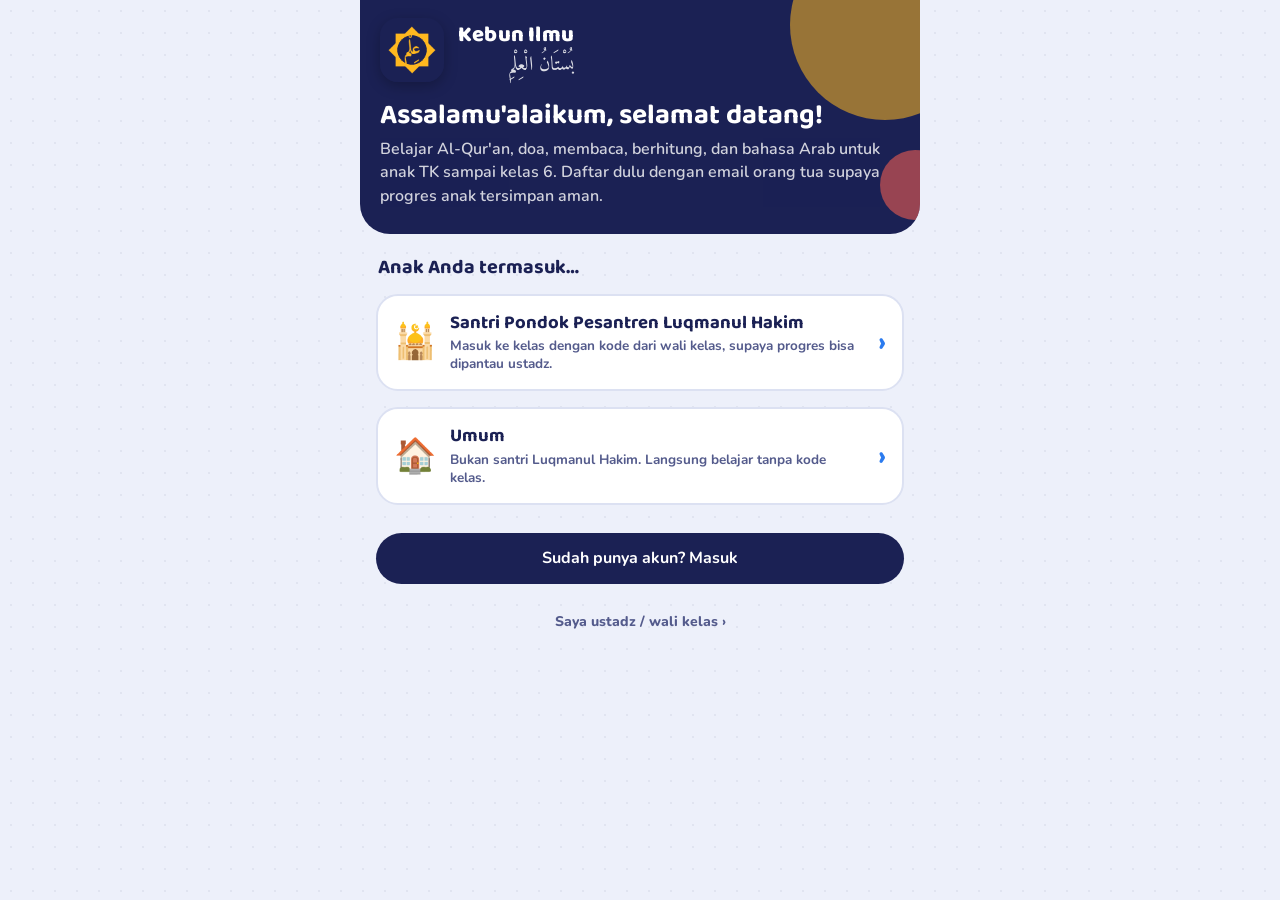
<file: index.html>
<!DOCTYPE html>
<html lang="id">
<head>
<meta charset="utf-8">
<meta name="viewport" content="width=device-width, initial-scale=1, viewport-fit=cover">
<title>Kebun Ilmu</title>
<meta name="theme-color" content="#1B2154">
<meta name="apple-mobile-web-app-capable" content="yes">
<meta name="mobile-web-app-capable" content="yes">
<meta name="apple-mobile-web-app-status-bar-style" content="black-translucent">
<meta name="apple-mobile-web-app-title" content="Kebun Ilmu">
<link rel="manifest" href="manifest.webmanifest">
<link rel="apple-touch-icon" href="icons/apple-touch-icon.png">
<link rel="icon" type="image/png" href="icons/icon-192.png">
<link rel="preconnect" href="https://fonts.googleapis.com">
<link rel="preconnect" href="https://fonts.gstatic.com" crossorigin>
<link href="https://fonts.googleapis.com/css2?family=Baloo+2:wght@600;700;800&family=Nunito:wght@500;700;800;900&display=swap" rel="stylesheet">
<link rel="preload" href="fonts/Amiri-Regular.ttf" as="font" type="font/ttf" crossorigin>
<link rel="preload" href="fonts/Amiri-Bold.ttf" as="font" type="font/ttf" crossorigin>
<style>@font-face{font-family:'Amiri';src:url('fonts/Amiri-Regular.ttf') format('truetype');font-weight:400;font-style:normal;font-display:swap}
@font-face{font-family:'Amiri';src:url('fonts/Amiri-Bold.ttf') format('truetype');font-weight:700;font-style:normal;font-display:swap}</style>
<style>

/* Arah desain: papan main malam-biru dengan kartu modul berwarna tegas; rapi, berani, tidak kekanak-kanakan berlebihan. */
:root {
  --ink: #1B2154;
  --ink-2: #545B8C;
  --bg: #EDF0FA;
  --card: #FFFFFF;
  --line: #DCE1F2;
  --sun: #FFB81F;
  --coral: #FF6150;
  --sky: #2B7BEF;
  --violet: #6F55F2;
  --pink: #EC4B8C;
  --orange: #FF8A2A;
  --navy: #2C347A;
  --ok: #2B7BEF;
  --ok-bg: #E4EEFF;
  --no: #FF6150;
  --no-bg: #FFE9E6;
  --display: 'Baloo 2', 'Nunito', system-ui, -apple-system, 'Segoe UI', sans-serif;
  --body: 'Nunito', system-ui, -apple-system, 'Segoe UI', sans-serif;
  --arab: 'Amiri', 'Traditional Arabic', 'Scheherazade New', serif;
  color-scheme: light;
}
* { box-sizing: border-box; -webkit-tap-highlight-color: transparent; }
html, body { height: 100%; margin: 0; }
body {
  background: var(--bg);
  background-image: radial-gradient(rgba(27,33,84,.06) 1.2px, transparent 1.2px);
  background-size: 22px 22px;
  color: var(--ink); font-family: var(--body); font-size: 16px; line-height: 1.45;
}
button { font: inherit; color: inherit; cursor: pointer; border: 0; background: none; }
button:focus-visible, input:focus-visible, select:focus-visible, textarea:focus-visible { outline: 3px solid var(--sun); outline-offset: 2px; }
.ar { font-family: var(--arab); direction: rtl; unicode-bidi: isolate; }
#app { max-width: 560px; margin: 0 auto; min-height: 100%; padding-bottom: calc(28px + env(safe-area-inset-bottom)); }
h1, h2, h3 { font-family: var(--display); line-height: 1.1; margin: 0; text-wrap: balance; }

/* ---------- Top / home ---------- */
.top {
  position: relative; overflow: hidden; color: #fff;
  background: var(--ink); border-radius: 0 0 30px 30px;
  padding: calc(18px + env(safe-area-inset-top)) 20px 22px;
}
.top::before, .top::after { content: ''; position: absolute; border-radius: 50%; pointer-events: none; }
.top::before { width: 190px; height: 190px; right: -60px; top: -70px; background: var(--sun); opacity: .95; }
.top::after { width: 90px; height: 90px; right: 92px; top: 58px; background: var(--coral); opacity: .9; }
.top > * { position: relative; z-index: 1; }
.brand { display: flex; align-items: center; justify-content: space-between; gap: 12px; }
.brand-name { font-family: var(--display); font-weight: 800; font-size: 22px; letter-spacing: .2px; display: flex; align-items: baseline; gap: 8px; }
.brand-name .ar { font-size: 18px; font-weight: 700; opacity: .8; }
.icon-btn { width: 42px; height: 42px; border-radius: 14px; background: rgba(255,255,255,.14); display: grid; place-items: center; font-size: 20px; }
.hello { margin-top: 18px; display: flex; align-items: flex-end; justify-content: space-between; gap: 12px; }
.hello small { display: block; font-weight: 700; opacity: .75; font-size: 14px; }
.hello .who { font-family: var(--display); font-weight: 800; font-size: 30px; display: flex; align-items: center; gap: 8px; text-align: left; }
.hello .who span.chev { font-size: 16px; opacity: .6; }
.cups { background: #fff; color: var(--ink); border-radius: 18px; padding: 8px 14px; font-family: var(--display); font-weight: 800; font-size: 22px; display: flex; align-items: center; gap: 6px; box-shadow: 0 4px 0 rgba(0,0,0,.18); font-variant-numeric: tabular-nums; }

.section { padding: 18px 16px 0; }
.section-h { display: flex; justify-content: space-between; align-items: baseline; margin: 0 4px 10px; }
.section-h h2 { font-size: 20px; }
.section-h small { color: var(--ink-2); font-weight: 700; }

.levels { display: grid; grid-template-columns: repeat(5, 1fr); gap: 6px; background: var(--card); padding: 6px; border-radius: 20px; border: 1px solid var(--line); }
.lv { border-radius: 15px; padding: 8px 2px 7px; text-align: center; color: var(--ink-2); }
.lv b { display: block; font-family: var(--display); font-size: 22px; line-height: 1; color: var(--ink); }
.lv span { font-size: 10.5px; font-weight: 800; line-height: 1.15; display: block; margin-top: 3px; }
.lv[aria-pressed="true"] { background: var(--ink); color: #fff; box-shadow: 0 3px 0 #0d1238; }
.lv[aria-pressed="true"] b { color: var(--sun); }
.lv:disabled { opacity: .45; cursor: not-allowed; }
.lv-note { margin: 8px 6px 0; font-size: 13.5px; color: var(--ink-2); font-weight: 700; }

.mods { display: grid; grid-template-columns: 1fr 1fr; gap: 12px; }
.mod {
  position: relative; overflow: hidden; text-align: left; color: #fff;
  border-radius: 24px; padding: 14px 14px 13px; min-height: 152px;
  display: flex; flex-direction: column; justify-content: space-between; gap: 10px;
  background: var(--c); box-shadow: 0 5px 0 var(--cd);
  transition: transform .12s ease;
}
.mod:active { transform: translateY(3px); box-shadow: 0 2px 0 var(--cd); }
.mod::after { content: ''; position: absolute; width: 120px; height: 120px; border-radius: 50%; right: -42px; bottom: -48px; background: rgba(255,255,255,.13); }
.mod.wide { grid-column: 1 / -1; min-height: 120px; flex-direction: row; align-items: center; }
.glyph { width: 54px; height: 54px; border-radius: 17px; background: rgba(255,255,255,.2); display: grid; place-items: center; font-family: var(--display); font-weight: 800; font-size: 22px; flex: none; }
.glyph.ar { font-family: var(--arab); font-size: 26px; font-weight: 700; padding-top: 4px; }
.dots4 { display: grid; grid-template-columns: 1fr 1fr; gap: 4px; }
.dots4 i { width: 14px; height: 14px; border-radius: 50%; display: block; border: 2px solid rgba(255,255,255,.9); }
.mod h3 { font-size: 20px; }
.mod .sub { font-family: var(--arab); font-size: 17px; opacity: .9; direction: rtl; text-align: left; margin-top: 1px; }
.mod .meta { font-size: 12.5px; font-weight: 800; opacity: .9; margin-top: 4px; }
.mod.dark { color: var(--ink); }
.mod.dark .glyph { background: rgba(27,33,84,.12); }
.mod.dark::after { background: rgba(255,255,255,.25); }

/* ---------- Module page ---------- */
.band { color: #fff; background: var(--c); border-radius: 0 0 30px 30px; padding: calc(14px + env(safe-area-inset-top)) 16px 18px; position: relative; overflow: hidden; }
.band.dark { color: var(--ink); }
.band::after { content: ''; position: absolute; width: 170px; height: 170px; border-radius: 50%; right: -50px; top: -60px; background: rgba(255,255,255,.16); }
.band > * { position: relative; z-index: 1; }
.band-row { display: flex; align-items: center; gap: 12px; }
.back { width: 42px; height: 42px; border-radius: 14px; background: rgba(255,255,255,.22); font-size: 22px; display: grid; place-items: center; font-weight: 900; }
.band h1 { font-size: 28px; }
.band .ar { font-size: 20px; opacity: .9; }
.chip { display: inline-flex; align-items: center; gap: 6px; padding: 5px 11px; border-radius: 99px; background: rgba(255,255,255,.22); font-weight: 800; font-size: 13px; margin-top: 10px; }

.tabs { display: grid; grid-template-columns: 1fr 1fr; gap: 6px; background: var(--card); border: 1px solid var(--line); border-radius: 18px; padding: 5px; margin: 16px 16px 0; }
.tabs.three { grid-template-columns: repeat(3, 1fr); margin: 0 0 12px; }
.tab { padding: 10px; border-radius: 13px; font-weight: 900; color: var(--ink-2); font-size: 15px; }
.tab[aria-selected="true"] { background: var(--ink); color: #fff; }
.tabs.three .tab { font-size: 13px; padding: 9px 4px; }

/* challenge path */
.path { position: relative; padding: 18px 16px 6px; display: flex; flex-direction: column; gap: 4px; }
.node-row { display: flex; }
.node-row:nth-child(odd) { justify-content: flex-start; padding-left: 14%; }
.node-row:nth-child(even) { justify-content: flex-end; padding-right: 14%; }
.node { display: flex; flex-direction: column; align-items: center; gap: 4px; width: 128px; }
.node .disc {
  width: 84px; height: 84px; border-radius: 50%; display: grid; place-items: center;
  background: var(--c); color: #fff; font-family: var(--display); font-weight: 800; font-size: 32px;
  box-shadow: 0 6px 0 var(--cd), inset 0 -6px 0 rgba(0,0,0,.08);
}
.node.done .disc { background: var(--sun); color: var(--ink); box-shadow: 0 6px 0 #C98A00; }
.node.lock .disc { background: #CBD1E6; box-shadow: 0 6px 0 #A9B0CB; color: #fff; font-size: 26px; }
.node .lbl { font-weight: 900; font-size: 14px; }
.node .st { font-size: 15px; letter-spacing: 1px; color: #C9CFE3; }
.node .st b { color: var(--sun); font-weight: 400; }
.node:not(.lock):active .disc { transform: translateY(4px); box-shadow: 0 2px 0 var(--cd); }

/* learn cards */
.learn { padding: 16px; display: grid; gap: 12px; }
.lcard { background: var(--card); border: 1px solid var(--line); border-radius: 22px; padding: 16px; }
.lcard h3 { font-size: 19px; display: flex; justify-content: space-between; gap: 10px; align-items: baseline; }
.lcard h3 .ar { font-size: 20px; color: var(--ink-2); font-weight: 700; }
.lcard p { margin: 8px 0 0; color: #343B6E; }
.ex { display: grid; gap: 8px; margin-top: 12px; }
.ex-row { display: flex; align-items: center; gap: 12px; background: var(--bg); border-radius: 14px; padding: 8px 12px; }
.ex-row .ar { font-size: 26px; min-width: 96px; text-align: center; line-height: 1.5; }
.ex-row span { font-size: 14px; font-weight: 700; color: #343B6E; }
.wgrid { display: grid; grid-template-columns: repeat(auto-fill, minmax(150px, 1fr)); gap: 10px; }
.wcard { background: var(--card); border: 1px solid var(--line); border-radius: 18px; padding: 12px; text-align: center; display: grid; gap: 2px; }
.wcard .em { font-size: 34px; line-height: 1.2; }
.wcard .ar { font-size: 28px; line-height: 1.5; }
.wcard .lt { font-size: 13px; color: var(--ink-2); font-weight: 700; font-style: italic; }
.wcard .id { font-weight: 800; }
.alpha { display: grid; grid-template-columns: repeat(6, 1fr); gap: 8px; }
.alpha button { aspect-ratio: 1; border-radius: 16px; background: var(--card); border: 1px solid var(--line); font-family: var(--display); font-weight: 800; font-size: 26px; box-shadow: 0 3px 0 var(--line); }
.alpha button small { display: block; font-size: 14px; color: var(--ink-2); margin-top: -8px; }
.swgrid { display: grid; grid-template-columns: repeat(auto-fill, minmax(100px, 1fr)); gap: 10px; }
.sw { background: var(--card); border: 1px solid var(--line); border-radius: 18px; padding: 10px; text-align: center; }
.sw i { display: block; height: 52px; border-radius: 12px; border: 1px solid rgba(0,0,0,.12); margin-bottom: 6px; }
.sw b { display: block; font-size: 14px; }
.sw .ar { font-size: 20px; display: block; }
.times { display: flex; flex-wrap: wrap; gap: 6px; margin-bottom: 12px; }
.times button { width: 44px; height: 44px; border-radius: 12px; background: var(--card); border: 1px solid var(--line); font-weight: 900; }
.times button[aria-pressed="true"] { background: var(--ink); color: #fff; }
.ttable { display: grid; grid-template-columns: 1fr 1fr; gap: 8px; font-family: var(--display); font-weight: 700; font-size: 20px; font-variant-numeric: tabular-nums; }
.ttable div { background: var(--card); border: 1px solid var(--line); border-radius: 14px; padding: 8px 12px; }
.doa { background: var(--card); border: 1px solid var(--line); border-radius: 22px; padding: 16px; }
.doa-h { display: flex; justify-content: space-between; align-items: center; gap: 10px; }
.doa-h b { font-family: var(--display); font-size: 18px; }
.doa-h .kali { background: var(--ink); color: var(--sun); border-radius: 99px; padding: 2px 10px; font-weight: 900; font-size: 13px; white-space: nowrap; }
.doa .ar { font-size: 27px; line-height: 1.9; margin: 10px 0 6px; text-align: right; }
.doa p { margin: 0; color: #343B6E; font-size: 14.5px; }
.say { width: 38px; height: 38px; border-radius: 12px; background: var(--bg); font-size: 18px; flex: none; }

/* ---------- Play ---------- */
.play { min-height: 100%; display: flex; flex-direction: column; padding: calc(12px + env(safe-area-inset-top)) 16px 20px; gap: 14px; }
.playbar { display: flex; align-items: center; gap: 10px; }
.x { width: 40px; height: 40px; border-radius: 13px; background: var(--card); border: 1px solid var(--line); font-weight: 900; font-size: 18px; flex: none; }
.prog { flex: 1; display: flex; gap: 4px; }
.prog i { flex: 1; height: 12px; border-radius: 99px; background: #D5DBEE; }
.prog i.ok { background: var(--sky); }
.prog i.no { background: var(--coral); }
.prog i.now { background: var(--ink); }
.pcups { font-family: var(--display); font-weight: 800; font-size: 19px; display: flex; gap: 4px; align-items: center; font-variant-numeric: tabular-nums; }
.qcard { background: var(--card); border-radius: 28px; border: 1px solid var(--line); padding: 20px 16px 22px; text-align: center; box-shadow: 0 6px 0 var(--line); position: relative; }
.qlabel { font-weight: 900; color: var(--ink-2); font-size: 15px; letter-spacing: .2px; }
.qtext { font-family: var(--display); font-weight: 700; font-size: 23px; margin-top: 6px; text-wrap: balance; line-height: 1.25; }
.qemoji { font-size: 76px; line-height: 1.15; margin-top: 4px; }
.qemoji.row { font-size: 40px; letter-spacing: 2px; line-height: 1.35; word-break: break-word; }
.qar { font-family: var(--arab); direction: rtl; font-size: 40px; line-height: 1.75; margin-top: 4px; }
.qar.long { font-size: 28px; line-height: 1.95; }
.qar mark { background: #FFE6A3; color: inherit; border-radius: 8px; padding: 0 6px; }
.qsub { color: var(--ink-2); font-weight: 800; font-style: italic; }
.qbig { font-family: var(--display); font-weight: 800; font-size: 46px; line-height: 1.1; margin-top: 6px; font-variant-numeric: tabular-nums; }
.blank { display: inline-block; min-width: 64px; border-bottom: 4px dashed var(--sky); color: var(--sky); margin: 0 4px; line-height: 1; }
.swatch-big { width: 120px; height: 120px; border-radius: 30px; margin: 10px auto 0; border: 1px solid rgba(0,0,0,.15); box-shadow: inset 0 -8px 0 rgba(0,0,0,.08); }
.mix { display: flex; align-items: center; justify-content: center; gap: 10px; margin-top: 10px; font-family: var(--display); font-weight: 800; font-size: 34px; }
.mix i { width: 74px; height: 74px; border-radius: 22px; display: block; border: 1px solid rgba(0,0,0,.15); }
.speak { position: absolute; top: 12px; right: 12px; width: 44px; height: 44px; border-radius: 14px; background: var(--ok-bg); font-size: 20px; }

.answers { display: grid; grid-template-columns: 1fr 1fr; gap: 10px; }
.answers.one { grid-template-columns: 1fr; }
.opt {
  background: var(--card); border: 2px solid var(--line); border-radius: 20px; padding: 14px 10px; min-height: 66px;
  font-weight: 900; font-size: 18px; box-shadow: 0 4px 0 var(--line); line-height: 1.25;
  transition: transform .08s ease;
}
.opt:active:not(:disabled) { transform: translateY(3px); box-shadow: 0 1px 0 var(--line); }
.opt.ar { font-family: var(--arab); font-weight: 700; font-size: 27px; padding: 8px 10px; line-height: 1.7; }
.opt.ar.long { font-size: 21px; }
.opt .osub { display: block; font-family: var(--body); font-size: 13px; color: var(--ink-2); font-style: italic; direction: ltr; font-weight: 700; }
.opt.emo { font-size: 46px; padding: 10px; }
.opt.big { font-family: var(--display); font-size: 30px; font-weight: 800; }
.opt.letter { font-family: var(--display); font-size: 38px; font-weight: 800; }
.opt.swatch { min-height: 92px; border-width: 3px; }
.opt.right { border-color: var(--ok); background: var(--ok-bg); box-shadow: 0 4px 0 var(--ok); }
.opt.wrong { border-color: var(--no); background: var(--no-bg); box-shadow: 0 4px 0 var(--no); animation: shake .35s; }
.opt.swatch.right { box-shadow: 0 0 0 4px var(--ok-bg), 0 4px 0 var(--ok); }
.opt.swatch.wrong { box-shadow: 0 0 0 4px var(--no-bg), 0 4px 0 var(--no); }
.opt:disabled { cursor: default; }
.tf { display: grid; grid-template-columns: 1fr 1fr; gap: 12px; }
.tfb { border-radius: 24px; padding: 18px 10px; font-family: var(--display); font-weight: 800; font-size: 24px; color: #fff; display: grid; gap: 2px; justify-items: center; }
.tfb span { font-size: 38px; line-height: 1; }
.tfb.yes { background: var(--sky); box-shadow: 0 6px 0 #1757B5; }
.tfb.nope { background: var(--coral); box-shadow: 0 6px 0 #C93A2C; }
.tfb:active:not(:disabled) { transform: translateY(4px); box-shadow: none; }
.tfb.dim { opacity: .35; }

.boxes { display: flex; justify-content: center; gap: 6px; flex-wrap: wrap; margin-top: 14px; }
.box { width: 46px; height: 56px; border-radius: 14px; display: grid; place-items: center; font-family: var(--display); font-weight: 800; font-size: 30px; background: var(--bg); border: 2px solid var(--line); }
.box.blank-b { background: #fff; border: 3px dashed var(--sky); color: var(--sky); }
.box.filled { border-style: solid; background: var(--ok-bg); }
.box.okb { background: var(--ok-bg); border: 3px solid var(--ok); color: var(--ink); }
.box.nob { background: var(--no-bg); border: 3px solid var(--no); color: var(--ink); }
.pool { display: flex; flex-wrap: wrap; justify-content: center; gap: 10px; }
.tile { width: 58px; height: 62px; border-radius: 18px; background: var(--card); border: 2px solid var(--line); box-shadow: 0 4px 0 var(--line); font-family: var(--display); font-weight: 800; font-size: 30px; }
.tile:disabled { opacity: .25; box-shadow: none; transform: translateY(4px); }
.undo { margin: 4px auto 0; display: block; font-weight: 900; color: var(--ink-2); padding: 8px 14px; }
.box-small .box { width: 38px; height: 48px; font-size: 25px; }

/* feedback sheet */
#sheet { position: fixed; inset: 0; pointer-events: none; z-index: 20; display: flex; align-items: flex-end; justify-content: center; }
#sheet.on { pointer-events: auto; background: rgba(27,33,84,.28); }
.fb { width: 100%; max-width: 560px; border-radius: 30px 30px 0 0; padding: 22px 20px calc(20px + env(safe-area-inset-bottom)); text-align: center; animation: up .22s ease-out; }
.fb.ok { background: #fff; border-top: 6px solid var(--sky); }
.fb.no { background: #fff; border-top: 6px solid var(--coral); }
.fb-icons { display: flex; justify-content: center; gap: 14px; font-size: 64px; line-height: 1; height: 72px; }
.fb-icons span { display: inline-block; animation: pop .5s cubic-bezier(.3,1.6,.5,1) both; }
.fb-icons span + span { animation-delay: .1s; }
.fb-t { font-family: var(--display); font-weight: 800; font-size: 28px; margin-top: 8px; }
.fb.ok .fb-t { color: var(--sky); }
.fb.no .fb-t { color: var(--coral); }
.fb-s { font-weight: 800; color: var(--ink-2); margin-top: 2px; }
.fb-ans { margin: 10px auto 0; display: inline-block; background: var(--ok-bg); border-radius: 16px; padding: 8px 16px; font-weight: 900; font-size: 20px; }
.fb-ans.ar { font-family: var(--arab); font-size: 28px; line-height: 1.7; }
.fb-ans i.swc { display: inline-block; width: 26px; height: 26px; border-radius: 8px; vertical-align: middle; margin-right: 6px; border: 1px solid rgba(0,0,0,.15); }
.btn { display: block; width: 100%; border-radius: 20px; padding: 15px; font-family: var(--display); font-weight: 800; font-size: 21px; margin-top: 16px; }
.btn.primary { background: var(--ink); color: #fff; box-shadow: 0 5px 0 #0d1238; }
.btn.sun { background: var(--sun); color: var(--ink); box-shadow: 0 5px 0 #C98A00; }
.btn.ghost { background: var(--card); border: 2px solid var(--line); box-shadow: 0 4px 0 var(--line); }
.btn:active { transform: translateY(3px); box-shadow: none; }
.fb.list { max-height: 80vh; overflow: auto; text-align: left; }

/* result */
.result { padding: calc(30px + env(safe-area-inset-top)) 20px 20px; text-align: center; }
.trophy { font-size: 110px; line-height: 1; animation: pop .6s cubic-bezier(.3,1.6,.5,1) both; }
.result h1 { font-size: 34px; margin-top: 10px; }
.stars { font-size: 44px; letter-spacing: 6px; margin-top: 8px; color: #D2D7E8; }
.stars b { color: var(--sun); font-weight: 400; }
.rstats { display: grid; grid-template-columns: 1fr 1fr; gap: 10px; margin-top: 16px; }
.rstat { background: var(--card); border: 1px solid var(--line); border-radius: 20px; padding: 12px; }
.rstat b { display: block; font-family: var(--display); font-size: 32px; line-height: 1.1; font-variant-numeric: tabular-nums; }
.rstat span { font-weight: 800; color: var(--ink-2); font-size: 13.5px; }

/* parent */
.pin { padding: calc(30px + env(safe-area-inset-top)) 24px; text-align: center; }
.pin h1 { font-size: 28px; }
.pin p { color: var(--ink-2); font-weight: 700; margin: 6px 0 0; }
.pin-dots { display: flex; justify-content: center; gap: 14px; margin: 22px 0; }
.pin-dots i { width: 18px; height: 18px; border-radius: 50%; background: #D5DBEE; }
.pin-dots i.f { background: var(--ink); }
.pin-dots.err i { background: var(--coral); animation: shake .35s; }
.keypad { display: grid; grid-template-columns: repeat(3, 1fr); gap: 12px; max-width: 300px; margin: 0 auto; }
.keypad button { height: 64px; border-radius: 20px; background: var(--card); border: 1px solid var(--line); box-shadow: 0 4px 0 var(--line); font-family: var(--display); font-weight: 800; font-size: 26px; }
.panel { background: var(--card); border: 1px solid var(--line); border-radius: 22px; padding: 16px; margin: 0 16px 14px; }
.panel h2 { font-size: 19px; margin-bottom: 4px; }
.panel .hint { color: var(--ink-2); font-size: 14px; font-weight: 600; margin: 0 0 10px; }
.row { display: flex; align-items: center; gap: 10px; padding: 10px 0; border-top: 1px solid var(--line); flex-wrap: wrap; }
.row:first-of-type { border-top: 0; }
.row .grow { flex: 1; min-width: 120px; }
.field { display: grid; gap: 4px; margin-bottom: 10px; }
.field label { font-weight: 800; font-size: 14px; }
input[type="text"], input[type="password"], input[type="email"], select, textarea {
  width: 100%; font: inherit; color: var(--ink); background: var(--bg); border: 1.5px solid var(--line); border-radius: 12px; padding: 10px 12px;
}
textarea { min-height: 80px; resize: vertical; }
textarea.ar, input.ar { font-family: var(--arab); font-size: 22px; line-height: 1.7; }
.switch { display: flex; align-items: center; justify-content: space-between; gap: 12px; padding: 10px 0; border-top: 1px solid var(--line); font-weight: 800; }
.switch:first-of-type { border-top: 0; }
.switch input { width: 22px; height: 22px; accent-color: var(--ink); }
.sbtn { border-radius: 12px; padding: 9px 14px; font-weight: 900; background: var(--ink); color: #fff; font-size: 14px; }
.sbtn.light { background: var(--bg); color: var(--ink); border: 1px solid var(--line); }
.sbtn.danger { background: var(--no-bg); color: #B4271A; }
.seg { display: flex; gap: 6px; }
.seg button { padding: 8px 12px; border-radius: 12px; background: var(--bg); border: 1px solid var(--line); font-weight: 900; }
.seg button[aria-pressed="true"] { background: var(--ink); color: #fff; }
.ptable { width: 100%; border-collapse: collapse; font-size: 14px; }
.ptable th, .ptable td { text-align: left; padding: 7px 4px; border-top: 1px solid var(--line); }
.ptable th { font-size: 12.5px; color: var(--ink-2); }
.ptable td.n { text-align: right; font-variant-numeric: tabular-nums; font-weight: 800; }
.tag { font-size: 11.5px; font-weight: 900; padding: 2px 8px; border-radius: 99px; background: #FFF1CC; color: #7A5300; }
.toast { position: fixed; left: 50%; bottom: calc(24px + env(safe-area-inset-bottom)); transform: translateX(-50%); background: var(--ink); color: #fff; padding: 10px 18px; border-radius: 99px; font-weight: 800; z-index: 30; animation: up .2s ease-out; }
.empty { text-align: center; color: var(--ink-2); font-weight: 700; padding: 30px 16px; }
.plist { display: grid; gap: 8px; margin-top: 12px; }
.plist button { display: flex; justify-content: space-between; align-items: center; padding: 14px 16px; border-radius: 18px; background: var(--bg); font-weight: 900; font-size: 18px; }
.plist button[aria-current="true"] { background: var(--ink); color: #fff; }

@keyframes pop { 0% { transform: scale(.2); opacity: 0; } 100% { transform: scale(1); opacity: 1; } }
@keyframes up { from { transform: translateY(40px); opacity: 0; } to { transform: none; opacity: 1; } }
@keyframes shake { 0%,100% { transform: none; } 25% { transform: translateX(-6px); } 75% { transform: translateX(6px); } }
@media (prefers-reduced-motion: reduce) { *, *::before, *::after { animation: none !important; transition: none !important; } }
@media (min-width: 480px) { .mod { min-height: 168px; } }

/* ---------- v2 additions ---------- */
.chips { display: flex; gap: 8px; overflow-x: auto; padding: 14px 16px 2px; scrollbar-width: none; }
.chips::-webkit-scrollbar { display: none; }
.chip-b { flex: none; padding: 9px 14px; border-radius: 99px; background: var(--card); border: 1.5px solid var(--line); font-weight: 900; font-size: 14px; color: var(--ink-2); white-space: nowrap; }
.chip-b[aria-pressed="true"] { background: var(--ink); border-color: var(--ink); color: #fff; }
.learn-h { display: flex; align-items: center; justify-content: space-between; gap: 10px; }
.learn-h h3 { font-size: 19px; }
.fc-btn { flex: none; border-radius: 14px; padding: 9px 13px; font-weight: 900; font-size: 14px; background: var(--sun); color: var(--ink); box-shadow: 0 3px 0 #C98A00; }
.count-note { color: var(--ink-2); font-weight: 800; font-size: 13px; margin-top: 2px; }
.node .topic { font-size: 12.5px; font-weight: 800; color: var(--ink-2); margin-top: -2px; text-align: center; line-height: 1.2; max-width: 128px; }
.syl { display: grid; grid-template-columns: repeat(5, 1fr); gap: 6px; }
.syl button { padding: 10px 0; border-radius: 12px; background: var(--bg); font-family: var(--display); font-weight: 800; font-size: 19px; }
.syl .head { background: var(--ink); color: #fff; }
.tip { background: var(--bg); border-radius: 16px; padding: 12px 14px; margin-top: 10px; font-weight: 700; color: #343B6E; }
.tip b { color: var(--ink); }
.calc { font-family: var(--display); font-weight: 700; font-size: 22px; line-height: 1.25; font-variant-numeric: tabular-nums; text-align: right; display: inline-block; background: var(--card); border: 1px solid var(--line); border-radius: 14px; padding: 8px 14px; margin-top: 8px; }
.calc hr { border: 0; border-top: 2px solid var(--ink); margin: 2px 0; }
.qlist { display: grid; gap: 10px; padding: 16px; }
.qitem { display: flex; align-items: center; gap: 12px; background: var(--card); border: 1px solid var(--line); border-radius: 20px; padding: 12px 14px; text-align: left; width: 100%; }
.qnum { width: 44px; height: 44px; flex: none; border-radius: 14px; background: var(--q, #9C2A4A); color: #fff; display: grid; place-items: center; font-family: var(--display); font-weight: 800; font-size: 18px; }
.qitem .grow { flex: 1; min-width: 0; }
.qitem b { font-family: var(--display); font-size: 18px; display: block; line-height: 1.15; }
.qitem small { color: var(--ink-2); font-weight: 700; }
.qitem .ar { font-size: 24px; flex: none; }
.qitem.off { opacity: .45; }
.qsec { font-weight: 900; color: var(--ink-2); font-size: 13px; letter-spacing: .4px; text-transform: uppercase; margin: 6px 4px 0; }
.mushaf { font-family: var(--arab); direction: rtl; text-align: justify; text-align-last: center; font-size: 27px; line-height: 2.15; margin-top: 10px; }
.mushaf .an { font-size: 22px; color: #9C2A4A; margin: 0 2px; }
.mushaf-note { margin-top: 10px; background: #FFF1CC; color: #6B4A00; border-radius: 14px; padding: 8px 12px; font-weight: 800; font-size: 13.5px; }
.fc-wrap { perspective: 1200px; margin-top: 12px; }
.fc { position: relative; height: 270px; transition: transform .45s ease; transform-style: preserve-3d; cursor: pointer; }
.fc.flip { transform: rotateY(180deg); }
.fc > div { position: absolute; inset: 0; backface-visibility: hidden; -webkit-backface-visibility: hidden; border-radius: 26px; display: grid; place-items: center; text-align: center; padding: 18px; }
.fc .front { background: var(--ink); color: #fff; }
.fc .back { background: var(--sun); color: var(--ink); transform: rotateY(180deg); }
.fc .big-ar { font-family: var(--arab); font-size: 46px; line-height: 1.6; direction: rtl; }
.fc .big-em { font-size: 80px; line-height: 1.1; }
.fc .big-tx { font-family: var(--display); font-weight: 800; font-size: 34px; line-height: 1.15; }
.fc .sm { font-weight: 800; opacity: .8; margin-top: 6px; font-size: 16px; }
.fc-nav { display: grid; grid-template-columns: 1fr auto 1fr; gap: 10px; align-items: center; margin-top: 14px; }
.fc-nav .btn { margin: 0; padding: 12px; font-size: 18px; }
.fc-count { font-weight: 900; color: var(--ink-2); font-variant-numeric: tabular-nums; }
.fc-hint { text-align: center; font-weight: 800; color: var(--ink-2); font-size: 13px; margin-top: 8px; }
.story { text-align: left; font-size: 17px; line-height: 1.6; background: var(--bg); border-radius: 16px; padding: 12px 14px; margin-top: 8px; font-weight: 600; }
.story b { display: block; font-family: var(--display); font-size: 18px; margin-bottom: 4px; }
.frac { display: inline-flex; flex-direction: column; align-items: center; vertical-align: middle; line-height: 1; margin: 0 4px; }
.frac i { font-style: normal; }
.frac i:first-child { border-bottom: 3px solid currentColor; padding: 0 4px 2px; }
.frac i:last-child { padding-top: 2px; }
.parent-q { margin-top: 6px; display: flex; gap: 8px; align-items: center; flex-wrap: wrap; font-size: 13.5px; font-weight: 800; color: var(--ink-2); }
.parent-q select { width: auto; flex: 1; min-width: 180px; padding: 8px 10px; }

/* ---------- v3: audio, perpustakaan, polesan ---------- */
.big-play { display: inline-flex; align-items: center; gap: 10px; margin: 10px auto 4px; padding: 10px 20px 10px 10px; border-radius: 99px; background: #9C2A4A; color: #fff; font-family: var(--display); font-weight: 800; font-size: 19px; box-shadow: 0 5px 0 #6E1530; }
.big-play .pi { width: 46px; height: 46px; border-radius: 50%; background: #fff; color: #9C2A4A; display: grid; place-items: center; font-size: 20px; padding-left: 3px; }
.big-play.playing .pi, .opt-play.playing { animation: pulse 1s ease-in-out infinite; }
.big-play.playing .pi::before { content: ''; }
.big-play.wide { display: flex; width: 100%; justify-content: center; margin-top: 14px; }
.opt-row { display: flex; gap: 10px; align-items: stretch; }
.opt-row .opt { flex: 1; }
.opt-play { flex: none; width: 58px; border-radius: 18px; background: #9C2A4A; color: #fff; font-size: 22px; box-shadow: 0 4px 0 #6E1530; padding-left: 3px; }
.opt-play.off { background: transparent; box-shadow: none; }
.opt-play.playing { background: var(--sun); color: var(--ink); box-shadow: 0 4px 0 #C98A00; }
.play-hint { text-align: center; color: var(--ink-2); font-weight: 800; font-size: 13.5px; margin: 0; }
@keyframes pulse { 0%,100% { transform: scale(1); } 50% { transform: scale(1.08); } }
.fb-ar { font-family: var(--arab); font-size: 40px; line-height: 1.5; color: var(--ink); margin-top: 4px; direction: rtl; }
.fb.ok .fb-ar + .fb-t { margin-top: 0; font-size: 24px; }
.confetti { position: fixed; inset: 0; pointer-events: none; z-index: 40; overflow: hidden; }
.confetti i { position: absolute; top: -12px; width: 9px; height: 14px; border-radius: 3px; animation: fall 1.6s cubic-bezier(.25,.6,.4,1) forwards; }
@keyframes fall { to { transform: translate(var(--dx), 105vh) rotate(var(--rot)); opacity: .9; } }
.qcard { background: linear-gradient(180deg, #FFFFFF 0%, #FBFCFF 100%); }
.qcard::before { content: ''; position: absolute; left: 24px; right: 24px; top: -1px; height: 5px; border-radius: 0 0 6px 6px; background: var(--sun); }
.mod-body { position: relative; z-index: 1; min-width: 0; }
.mod .bar { height: 6px; border-radius: 99px; background: rgba(255,255,255,.28); margin-top: 8px; overflow: hidden; }
.mod.dark .bar { background: rgba(27,33,84,.15); }
.mod .bar i { display: block; height: 100%; background: #fff; border-radius: 99px; }
.mod.dark .bar i { background: var(--ink); }
.mod.lib { color: var(--ink); border: 1.5px solid var(--line); min-height: 96px; }
.mod.lib .glyph { background: var(--bg); font-size: 28px; }
.mod.lib::after { display: none; }
.tgt { display: inline-block; font-family: var(--body); font-size: 11px; font-weight: 900; color: #6B4A00; background: #FFE6A3; border-radius: 99px; padding: 1px 8px; vertical-align: middle; }
.mushaf .ayah.can { cursor: pointer; text-decoration: underline dotted rgba(156,42,74,.45); text-underline-offset: 10px; border-radius: 10px; }
.mushaf .ayah.playing { background: #FFE6A3; text-decoration: none; }
.book-card { display: flex; gap: 14px; align-items: center; background: var(--card); border: 1px solid var(--line); border-left: 6px solid var(--bk); border-radius: 22px; padding: 14px; }
.book-cover { width: 74px; height: 104px; object-fit: cover; border-radius: 10px; box-shadow: 0 4px 12px rgba(27,33,84,.18); flex: none; background: var(--bg); }
.book-cover.land { width: 110px; height: 62px; }
.book-card .grow { flex: 1; min-width: 0; display: grid; gap: 2px; }
.book-card b { font-family: var(--display); font-size: 19px; line-height: 1.15; }
.book-card small { color: var(--ink-2); font-weight: 700; }
.bk-k { font-size: 11.5px; font-weight: 900; color: var(--ink-2); text-transform: uppercase; letter-spacing: .4px; }
.book-open { justify-self: start; margin-top: 6px; border-radius: 12px; padding: 8px 14px; font-weight: 900; background: var(--ink); color: #fff; }
.book-link { margin-top: 10px; border-radius: 12px; padding: 8px 12px; font-weight: 900; background: var(--sun); color: var(--ink); }
.toc { display: grid; grid-template-columns: repeat(auto-fill, minmax(118px, 1fr)); gap: 6px; margin-top: 10px; }
.toc button { display: flex; justify-content: space-between; gap: 6px; align-items: center; padding: 8px 10px; border-radius: 12px; background: var(--bg); font-weight: 800; font-size: 14px; text-align: left; }
.toc button small { color: var(--ink-2); font-weight: 800; font-variant-numeric: tabular-nums; }
.band.slim { padding-bottom: 14px; }
.chips.sticky { position: sticky; top: 0; z-index: 5; background: var(--bg); padding-bottom: 10px; }
.pages { display: grid; gap: 12px; padding: 4px 12px 20px; }
.pages figure { margin: 0; background: #fff; border-radius: 10px; overflow: hidden; box-shadow: 0 2px 10px rgba(27,33,84,.12); scroll-margin-top: 64px; }
.pages img { display: block; width: 100%; height: auto; }
.pages figcaption { text-align: center; font-weight: 800; color: var(--ink-2); font-size: 12px; padding: 4px; background: var(--bg); }

/* ---------- v4 ---------- */
.home-foot { padding: 22px 16px 8px; text-align: center; }
.home-foot button { color: var(--ink-2); font-weight: 700; font-size: 14px; line-height: 1.4; }
.home-foot b { color: var(--ink); }
.home-foot span { font-size: 12.5px; }
.about-hero { background: var(--ink); color: #fff; border-radius: 26px; padding: 22px 18px; text-align: center; position: relative; overflow: hidden; }
.about-hero::after { content: ''; position: absolute; width: 160px; height: 160px; border-radius: 50%; background: var(--sun); right: -60px; top: -70px; opacity: .9; }
.about-hero > * { position: relative; z-index: 1; }
.ab-logo { width: 96px; height: 96px; margin: 0 auto 10px; border-radius: 28px; background: #fff; color: var(--ink); display: grid; place-items: center; align-content: center; line-height: 1.1; box-shadow: 0 6px 0 rgba(0,0,0,.25); }
.ab-logo .ar { font-size: 24px; font-weight: 700; }
.about-hero h2 { font-size: 30px; }
.about-hero p { opacity: .85; margin: 6px 0 0; font-weight: 600; }
.maker { text-align: center; border: 2px solid var(--sun); }
.mk-k { font-size: 12px; font-weight: 900; letter-spacing: .5px; text-transform: uppercase; color: var(--ink-2); }
.mk-name { font-family: var(--display); font-weight: 800; font-size: 28px; margin-top: 4px; }
.mk-role { font-weight: 800; color: #343B6E; }
.mk-ar { font-size: 24px; color: var(--ink-2); margin-top: 6px; }
.listen audio { width: 100%; margin-top: 10px; }
details.dh { border-top: 1px solid var(--line); padding: 8px 0; }
details.dh summary { display: flex; justify-content: space-between; align-items: center; cursor: pointer; font-size: 15px; padding: 6px 0; list-style: none; }
details.dh summary::-webkit-details-marker { display: none; }
details.dh summary span { font-weight: 900; color: var(--ink-2); font-size: 13px; background: var(--bg); padding: 3px 10px; border-radius: 99px; }
.dh-act { display: flex; gap: 8px; margin: 6px 0 8px; }
.dh-item { display: flex; gap: 10px; align-items: flex-start; padding: 8px 0; border-top: 1px dashed var(--line); }
.dh-item input { width: 22px; height: 22px; margin-top: 2px; accent-color: var(--ink); flex: none; }
.dh-item b { display: block; font-size: 14px; }
.dh-item .ar { display: block; font-size: 19px; line-height: 1.7; color: #343B6E; }

/* v5 perpustakaan */
.lib-h { margin: 10px 2px 2px; font-family: var(--display); font-size: 18px; color: var(--c); display: flex; align-items: center; gap: 8px; }
.lib-h::after { content: ''; flex: 1; height: 2px; background: var(--line); border-radius: 2px; }
.chips .chip-b { unicode-bidi: plaintext; }
.pages figure.strip { position: relative; }
.pg-mark { position: absolute; left: 0; right: 0; height: 0; scroll-margin-top: 70px; pointer-events: none; }
.pg-mark + .pg-mark, .pg-mark:not(:first-of-type) { border-top: 4px solid var(--bg); }
.pg-mark i { position: absolute; left: 8px; top: 8px; font-style: normal; font-size: 11px; font-weight: 900; color: #fff; background: rgba(27,33,84,.55); padding: 2px 8px; border-radius: 99px; }

/* v6 kenalan & layar penuh */
.setup-top { padding-bottom: 26px; }
.setup-h { font-family: var(--display); font-size: 28px; line-height: 1.15; margin: 18px 0 6px; }
.setup-p { opacity: .8; font-weight: 600; margin: 0; }
.setup { padding: 18px 16px 40px; display: grid; gap: 16px; max-width: 560px; margin: 0 auto; }
.setup .field > label { font-weight: 900; font-size: 15px; }
.setup input[type=text] { font-size: 20px; padding: 14px 16px; }
.age-grid { display: grid; grid-template-columns: repeat(5, 1fr); gap: 8px; }
.age-grid button { background: var(--card); border: 2px solid var(--line); border-radius: 16px; padding: 10px 0; font-family: var(--display); font-weight: 800; font-size: 22px; }
.age-grid small { font-size: 12px; margin-left: 2px; color: var(--ink-2); }
.age-grid button[aria-pressed=true], .jk-grid button[aria-pressed=true] { border-color: #2B7BEF; background: #EAF2FF; box-shadow: 0 0 0 3px rgba(43,123,239,.18); }
.jk-grid { display: grid; grid-template-columns: 1fr 1fr; gap: 10px; }
.jk-grid button { background: var(--card); border: 2px solid var(--line); border-radius: 20px; padding: 14px 8px; display: grid; justify-items: center; gap: 4px; font-weight: 900; font-size: 17px; }
.jk-grid button span { font-size: 40px; line-height: 1; }
.jk-grid small { font-size: 20px; color: var(--ink-2); }
.setup-err { color: #C62828; font-weight: 800; min-height: 1.2em; margin: 0; }
.plist .padd { justify-content: center; font-weight: 900; color: #2B7BEF; border: 2px dashed #B9CCF0; background: transparent; }
.brand-name { flex-wrap: wrap; row-gap: 0; white-space: nowrap; min-width: 0; }
.brand > span { flex-shrink: 0; }
@media (max-width: 420px) { .brand .icon-btn { width: 38px; height: 38px; font-size: 18px; border-radius: 12px; } .brand-name { font-size: 20px; } }
.praise-note { display: grid; gap: 4px; width: 100%; font-size: 13px; color: var(--ink-2); font-weight: 700; }
.praise-note div { display: flex; justify-content: space-between; gap: 8px; align-items: baseline; }
.praise-note .ar { font-size: 17px; color: var(--ink); }

/* v7 dukungan */
.dukung { display: flex; align-items: center; gap: 14px; text-decoration: none; color: var(--ink); background: #FFF6DE; border: 2px solid #FFD677; border-radius: 22px; padding: 14px 16px; }
.dukung .dk-ic { font-size: 30px; line-height: 1; }
.dukung .dk-t { flex: 1; display: grid; gap: 2px; }
.dukung b { font-family: var(--display); font-size: 19px; }
.dukung small { color: var(--ink-2); font-weight: 700; font-size: 13px; line-height: 1.35; }
.dukung .dk-go { font-size: 28px; font-weight: 800; color: #B7791F; }
.dukung.sm { margin-top: 6px; }

/* v8 tombol kembali yang jelas */
.band-row { flex-direction: column; align-items: flex-start; gap: 10px; }
button.back { width: auto; height: 44px; padding: 0 18px 0 12px; border-radius: 99px; background: #fff; color: var(--ink); font-family: var(--body); font-size: 17px; font-weight: 900; display: inline-flex; align-items: center; gap: 6px; box-shadow: 0 2px 0 rgba(0,0,0,.18); }
button.back b { font-size: 26px; line-height: 1; margin-top: -3px; }
.setup-top button.back { background: rgba(255,255,255,.95); }
.x.quit { width: auto; padding: 0 14px 0 10px; display: inline-flex; align-items: center; gap: 6px; font-size: 15px; height: 42px; border-radius: 99px; border: 2px solid var(--line); }
.x.quit b { font-size: 16px; }
.jk-grid button { font-size: 19px; padding: 18px 8px; }
.pin button.back { background: var(--card); border: 2px solid var(--line); box-shadow: none; }

/* v9 panduan pasang */
.inst-hero { display: flex; align-items: center; gap: 14px; }
.inst-hero img { border-radius: 18px; box-shadow: 0 4px 14px rgba(0,0,0,.25); }
.isteps { list-style: none; margin: 8px 0 0; padding: 0; display: grid; gap: 10px; }
.ist { display: grid; grid-template-columns: 30px 42px 1fr; align-items: center; gap: 10px; background: var(--bg); border-radius: 16px; padding: 10px 12px; }
.ist-n { width: 28px; height: 28px; border-radius: 50%; background: var(--ink); color: #fff; display: grid; place-items: center; font-weight: 900; font-size: 14px; }
.ist-ic { width: 42px; height: 42px; border-radius: 12px; background: #fff; border: 1px solid var(--line); display: grid; place-items: center; font-size: 20px; color: #2B7BEF; }
.ist-t { font-weight: 700; line-height: 1.4; font-size: 15.5px; }
.inst-note { background: #FFF6DE; border: 2px solid #FFD677; border-radius: 16px; padding: 12px 14px; font-weight: 700; font-size: 14.5px; margin: 0; }
.inst-more summary { font-weight: 900; cursor: pointer; padding: 8px 2px; color: var(--ink-2); }
.inst-more .lcard { margin-top: 10px; }
.btn.ghost { background: transparent; color: var(--ink); border: 2px solid var(--line); box-shadow: none; }
.inst-banner { width: 100%; display: flex; align-items: center; gap: 14px; text-align: left; background: #EAF2FF; border: 2px solid #B9D3FB; border-radius: 22px; padding: 14px 16px; color: var(--ink); }
.inst-banner .ib-ic { font-size: 28px; }
.inst-banner .ib-t { flex: 1; display: grid; gap: 2px; }
.inst-banner b { font-family: var(--display); font-size: 19px; }
.inst-banner small { color: var(--ink-2); font-weight: 700; font-size: 13px; }
.inst-banner .dk-go { color: #2B7BEF; font-size: 28px; font-weight: 800; }
.setup-top > * { position: relative; z-index: 1; }
.setup-top::after { top: 150px; right: -30px; width: 70px; height: 70px; opacity: .55; }
.setup-top::before { opacity: .55; }

/* v10 akun & pantau kelas */
.seg.wide { display: grid; grid-auto-flow: column; grid-auto-columns: 1fr; background: var(--card); border: 1px solid var(--line); border-radius: 16px; padding: 4px; gap: 4px; }
.seg.wide button { border-radius: 12px; padding: 10px 6px; font-weight: 900; font-size: 15px; color: var(--ink-2); }
.seg.wide button[aria-pressed=true] { background: var(--ink); color: #fff; }
.linkbtn { background: none; color: #2B7BEF; font-weight: 800; padding: 6px 0; text-align: center; width: 100%; }
.akun-link { margin-top: 12px; background: rgba(255,255,255,.14); color: #fff; border-radius: 99px; padding: 10px 16px; font-weight: 700; font-size: 15px; }
.pantau-card, .kelas-card { width: 100%; display: flex; align-items: center; gap: 14px; text-align: left; background: var(--card); border: 2px solid var(--line); border-radius: 22px; padding: 14px 16px; color: var(--ink); }
.pantau-card { background: #1B2154; border-color: #1B2154; color: #fff; }
.pantau-card .pc-ic { font-size: 30px; }
.pantau-card .ib-t { flex: 1; display: grid; gap: 2px; }
.pantau-card b { font-family: var(--display); font-size: 19px; }
.pantau-card small { opacity: .8; font-weight: 700; font-size: 13px; }
.pantau-card .dk-go { color: var(--sun); font-size: 28px; font-weight: 800; }
.kelas-card > div:first-child { flex: 1; display: grid; gap: 2px; }
.kelas-card b { font-family: var(--display); font-size: 19px; }
.kelas-card small { color: var(--ink-2); font-weight: 700; font-size: 13px; }
.kelas-card .kc-num { text-align: right; display: grid; }
.kelas-card .kc-num b { font-size: 20px; }
.kelas-card .dk-go { color: var(--ink-2); font-size: 26px; font-weight: 800; }
.stat-row { display: grid; grid-template-columns: repeat(3, 1fr); gap: 8px; }
.stat { background: var(--card); border: 1px solid var(--line); border-radius: 18px; padding: 10px; text-align: center; display: grid; }
.stat b { font-family: var(--display); font-size: 24px; }
.stat span { color: var(--ink-2); font-weight: 700; font-size: 12.5px; line-height: 1.25; }
.stat.ok b { color: #1E7A46; } .stat.warn b { color: #C2410C; }
.kode { font-family: ui-monospace, Menlo, monospace; letter-spacing: 2px; background: #FFF6DE; padding: 2px 8px; border-radius: 8px; color: var(--ink); }
.murid { width: 100%; display: flex; align-items: center; gap: 10px; text-align: left; background: var(--card); border: 1px solid var(--line); border-radius: 18px; padding: 12px 12px; color: var(--ink); }
.murid .dot { width: 12px; height: 12px; border-radius: 50%; background: #D7DCEB; flex: none; }
.murid .dot.on { background: #22A55A; box-shadow: 0 0 0 4px rgba(34,165,90,.15); }
.murid .m-t { flex: 1; min-width: 0; display: grid; }
.murid .m-t b { font-size: 16.5px; }
.murid .m-t small { color: var(--ink-2); font-weight: 700; font-size: 12.5px; }
.murid .m-n { display: grid; text-align: center; min-width: 52px; }
.murid .m-n b { font-family: var(--display); font-size: 18px; }
.murid .m-n small { color: var(--ink-2); font-weight: 700; font-size: 11px; }
.riw { display: flex; justify-content: space-between; gap: 10px; padding: 6px 0; border-bottom: 1px solid var(--line); font-size: 13.5px; }
.riw span:last-child { white-space: nowrap; font-weight: 800; color: var(--ink); }
#kForm select { min-width: 110px; flex: 1; }
#kForm input { min-width: 150px; }
.skip-link { display: block; margin: 4px auto 0; background: none; color: var(--ink-2); font-weight: 800; font-size: 14px; padding: 8px; }

/* v11 selamat datang & jenis pengguna */
.mulai-q { font-family: var(--display); font-size: 20px; margin: 4px 2px 0; }
.asal-card { width: 100%; display: flex; align-items: center; gap: 14px; text-align: left; background: var(--card); border: 2px solid var(--line); border-radius: 22px; padding: 16px; color: var(--ink); }
.asal-card .ac-ic { font-size: 34px; }
.asal-card .ac-t { flex: 1; display: grid; gap: 3px; }
.asal-card b { font-family: var(--display); font-size: 18.5px; line-height: 1.2; }
.asal-card small { color: var(--ink-2); font-weight: 700; font-size: 13.5px; line-height: 1.35; }
.asal-card .dk-go { color: #2B7BEF; font-size: 28px; font-weight: 800; }
.akun-link.dark { background: var(--ink); color: #fff; width: 100%; padding: 14px; font-size: 16px; }
.asal-pilih { display: flex; justify-content: space-between; align-items: center; gap: 10px; background: #EAF2FF; border: 2px solid #B9D3FB; border-radius: 16px; padding: 10px 14px; font-size: 15px; }
.santri-grid button { font-size: 15.5px; padding: 12px 8px; line-height: 1.25; }
.santri-grid small { font-size: 12.5px; color: var(--ink-2); font-weight: 700; font-family: var(--body); }
</style>
</head>
<body>
<div id="app"></div>
<div id="sheet" aria-live="polite"></div>
<script src="cloud-config.js"></script>
<script src="data.js"></script>
<script src="data-bank.js"></script>
<script src="data-nahwu.js"></script>
<script src="data-quran.js"></script>
<script src="data-audio.js"></script>
<script src="data-buku.js"></script>
<script src="data-saku.js"></script>
<script>
/* ================= UTIL ================= */
const $ = s => document.querySelector(s);
const app = $('#app'), sheet = $('#sheet');
const esc = s => String(s ?? '').replace(/[&<>"']/g, c => ({ '&':'&amp;','<':'&lt;','>':'&gt;','"':'&quot;',"'":'&#39;' }[c]));
const rnd = n => Math.floor(Math.random() * n);
const ri = (a, b) => a + rnd(b - a + 1);
const pick = a => a[rnd(a.length)];
function shuffle(a) { a = a.slice(); for (let i = a.length - 1; i > 0; i--) { const j = rnd(i + 1); [a[i], a[j]] = [a[j], a[i]]; } return a; }
const sample = (a, n) => shuffle(a).slice(0, n);
const chance = p => Math.random() < p;
const cleanAr = t => t.replace(/[،؟.]/g, '');
const fmt = n => Number(n).toLocaleString('id-ID');
const arDigits = n => String(n).replace(/\d/g, d => '٠١٢٣٤٥٦٧٨٩'[d]);
const mark = s => s.replace('[', '<mark>').replace(']', '</mark>');
const unmark = s => s.replace(/[\[\]]/g, '');
function uniqBy(a, f) { const seen = new Set(); return a.filter(x => { const k = f(x); if (seen.has(k)) return false; seen.add(k); return true; }); }

/* ================= MERGED DATA ================= */
const ALL_COLORS = [...COLORS, ...COLORS2];
const COLOR = Object.fromEntries(ALL_COLORS.map(c => [c.id, c]));
const ALL_WORDS = uniqBy([...WORDS, ...WORDS2.map(w => [w[0], w[1]])], w => w[0]);
const ALL_KALIMAT = [...KALIMAT, ...KALIMAT2];
const ALL_DOA = [...DOA, ...DOA2];
const ALL_MUF = uniqBy(MUF, w => w[0] + w[1]);
const ALL_JAMAK = uniqBy([...JAMAK, ...JAMAK2], j => j[0]);
const ALL_LAWAN = uniqBy([...LAWAN, ...LAWAN2], p => p[0]);
const ALL_MUH = [...MUHADATSAH.map(m => [m[0], m[1], m[2], 'Umum']), ...MUHADATSAH2];
const ALL_OBJ = [...COLOR_OBJ, ...COLOR_OBJ2];
const ALL_MIX = [...COLOR_MIX, ...COLOR_MIX2];
const SURAH_BY = Object.fromEntries(SURAH.map(s => [s[0], { no: s[0], latin: s[1], ar: s[2], arti: s[3], ayat: s[4], juz: s[5] }]));

/* ================= STATE ================= */
const KEY = 'kebun-ilmu-v1';
// Usia → level awal yang disarankan (TK/kelas 1 = 1, kelas 2 = 2, kelas 3–4 = 3, kelas 5 = 4, kelas 6 = 5)
function levelFromAge(u) { u = +u || 0; return u <= 7 ? 1 : u === 8 ? 2 : u <= 10 ? 3 : u === 11 ? 4 : 5; }
const isGirl = p => (p && p.jk) === 'P';
function freshProfile(name, usia, jk) { return { id: 'p' + Date.now().toString(36) + rnd(999), name, usia: usia || 0, jk: jk || 'L', level: usia ? levelFromAge(usia) : 1, cups: 0, prog: {}, stats: {}, hafal: {}, quranUntil: 0, doaHafal: {} }; }
function defaults() {
  const p = freshProfile('Ananda');
  return { profiles: [p], cur: p.id, pin: '1234', count: 5, lockLevel: false, sound: true, hidden: {}, hafalan: HAFALAN_DEFAULT.map(h => ({ ...h })), custom: [] };
}
function load() { try { const s = JSON.parse(localStorage.getItem(KEY)); return s && s.profiles && s.profiles.length ? s : null; } catch (e) { return null; } }
const FIRST_RUN = !load();
let S = load() || defaults();
function save(sync) { try { localStorage.setItem(KEY, JSON.stringify(S)); } catch (e) {} if (sync !== false && window.__cloudSchedule) window.__cloudSchedule(); }
const P = () => S.profiles.find(p => p.id === S.cur) || S.profiles[0];

/* ================= SOUND & VOICE ================= */
let actx;
function tone(freq, t0, dur, vol, type) {
  const o = actx.createOscillator(), g = actx.createGain(), t = actx.currentTime + t0;
  o.type = type || 'sine'; o.frequency.setValueAtTime(freq, t);
  g.gain.setValueAtTime(.0001, t); g.gain.exponentialRampToValueAtTime(vol, t + .008); g.gain.exponentialRampToValueAtTime(.0001, t + dur);
  o.connect(g).connect(actx.destination); o.start(t); o.stop(t + dur + .05);
}
function blip(ok) {
  if (!S.sound) return;
  try {
    actx = actx || new (window.AudioContext || window.webkitAudioContext)();
    if (actx.state === 'suspended') actx.resume();
    if (ok) { // "cling": dua denting lonceng kecil
      [[1568, 0, .5], [3136, 0, .25], [2093, .11, .75], [4186, .11, .3]].forEach(([f, t, d], i) => tone(f, t, d, i % 2 ? .05 : .16));
    } else { tone(220, 0, .25, .14, 'triangle'); tone(185, .12, .3, .1, 'triangle'); }
  } catch (e) {}
}

/* ---------- Pemutar murottal (satu elemen audio untuk semua potongan) ---------- */
const AUD = new Audio(); AUD.preload = 'auto';
let audEnd = 0, audTok = 0, audBtn = null;
function stopClip() { audTok++; try { AUD.pause(); } catch (e) {} if (audBtn) audBtn.classList.remove('playing'); audBtn = null; }
function playClip(c, btn) {
  if (!c) return; stopClip(); const tok = audTok; audEnd = c.b; audBtn = btn || null; if (audBtn) audBtn.classList.add('playing');
  const go = () => { if (tok !== audTok) return; try { AUD.currentTime = c.a; } catch (e) {} AUD.play().catch(() => {}); watch(); };
  const watch = () => { if (tok !== audTok) return; if (AUD.currentTime >= audEnd - .02 || AUD.ended) { stopClip(); return; } requestAnimationFrame(watch); };
  const full = new URL(c.f, location.href).href;
  if (AUD.src === full && AUD.readyState >= 1) go(); else { AUD.src = c.f; AUD.addEventListener('loadedmetadata', go, { once: true }); AUD.load(); }
}
const ayClip = (s, i) => { const q = QAUDIO[s]; const x = q && q.a[i]; return x && x[2] ? { f: q.f, a: x[0], b: x[1] } : null; };
const openClip = s => { const q = QAUDIO[s]; return q ? { f: q.f, a: q.open[0], b: q.open[1] } : null; };
const surahClip = s => { const q = QAUDIO[s]; return q ? { f: q.f, a: 0, b: q.d } : null; };
const canSpeak = 'speechSynthesis' in window;
function arVoice() { try { return speechSynthesis.getVoices().find(v => /^ar/i.test(v.lang)); } catch (e) { return null; } }
function sayPraise(t) {
  if (!S.sound || !canSpeak) return;
  try { const v = arVoice(); if (!v) return; speechSynthesis.cancel(); const u = new SpeechSynthesisUtterance(t); u.voice = v; u.lang = v.lang; u.rate = .9; u.pitch = 1.1; setTimeout(() => speechSynthesis.speak(u), 380); } catch (e) {}
}
try { speechSynthesis.getVoices(); speechSynthesis.onvoiceschanged = () => {}; } catch (e) {}
function speak(text, lang) { try { speechSynthesis.cancel(); const u = new SpeechSynthesisUtterance(text); u.lang = lang || 'id-ID'; u.rate = .85; speechSynthesis.speak(u); } catch (e) {} }
function toast(msg) { const t = document.createElement('div'); t.className = 'toast'; t.textContent = msg; document.body.appendChild(t); setTimeout(() => t.remove(), 1800); }

/* ================= QUESTION BUILDERS ================= */
function mc(o) {
  const n = o.n || 4;
  const wrong = shuffle([...new Set(o.pool.filter(x => x !== o.answer))]).slice(0, n - 1);
  const opts = shuffle([o.answer, ...wrong]);
  return { ...o, type: 'mc', opts, ans: opts.indexOf(o.answer) };
}
const tf = (o, v) => ({ ...o, type: 'tf', ans: v });
function nearNums(ans, opt = {}) {
  const s = new Set([ans]); const a = Math.abs(ans);
  const steps = a < 10 ? [1, 2, 3] : a < 100 ? [1, 2, 10, 5, 11] : a < 1000 ? [1, 10, 100, 2, 20, 11] : a < 100000 ? [1, 10, 100, 1000, 9, 110] : [10, 100, 1000, 10000, 1, 1100];
  let t = 0;
  while (s.size < 4 && t++ < 100) { const v = ans + (chance(.5) ? 1 : -1) * pick(steps) * (t > 40 ? ri(1, 3) : 1); if (opt.neg || v >= 0) s.add(v); }
  return [...s];
}
function numMc(o, ans, opt = {}) {
  const f = opt.f || fmt;
  const vals = opt.vals || nearNums(ans, opt);
  return mc({ ...o, kind: 'big', answer: f(ans), pool: vals.map(f) });
}
const LETTERS = 'ABCDEFGHIJKLMNOPRSTUWY'.split('');
function fillQ(word, blanks, extra, o) {
  const need = blanks.map(i => word[i]);
  const dis = sample(LETTERS.filter(c => !need.includes(c)), extra);
  return { ...o, type: 'fill', word, blanks, pool: shuffle([...need, ...dis]) };
}
function blanksFor(word, k) { return sample([...word].map((_, i) => i), Math.min(k, word.length - 1)).sort((a, b) => a - b); }
function misspell(w) {
  const a = [...w]; const i = ri(1, a.length - 2);
  if (chance(.5) && a[i] !== a[i + 1]) { [a[i], a[i + 1]] = [a[i + 1], a[i]]; }
  else { const V = 'AIUEO'; a[i] = V.includes(a[i]) ? pick([...V].filter(v => v !== a[i])) : pick(LETTERS.filter(c => c !== a[i] && !V.includes(c))); }
  const r = a.join(''); return r === w ? w.slice(0, -1) + (w.endsWith('A') ? 'O' : 'A') : r;
}
const isVowel = c => 'AIUEO'.includes(c);
function firstSyl(w) { return !isVowel(w[0]) && isVowel(w[1]) && !isVowel(w[2] || 'X') ? w.slice(0, 2) : (!isVowel(w[0]) && isVowel(w[1]) ? w.slice(0, 2) : null); }

/* ---------- Membaca ---------- */
const Wlen = (a, b) => ALL_WORDS.filter(w => w[0].length >= a && w[0].length <= b);
const Tlen = (a, b) => TEBAKAN.filter(w => w[0].length >= a && w[0].length <= b);
function sylQ(L) {
  const cands = Wlen(4, 6).filter(w => firstSyl(w[0])); const w = pick(cands); const s = firstSyl(w[0]);
  const pool = VOKAL.map(v => s[0] + v);
  return mc({ key: 'sy' + w[0], label: 'Suku kata depannya apa?', emoji: w[1], speak: w[0].toLowerCase(), kind: 'letter', answer: s, pool, n: 3 });
}
function genBaca(L) {
  const r = Math.random();
  if (L === 1) {
    if (r < .4) { const w = pick(Wlen(3, 5)); return fillQ(w[0], [0], 2, { key: 'a' + w[0], label: 'Huruf pertamanya apa?', emoji: w[1], speak: w[0].toLowerCase() }); }
    if (r < .65) { const c = pick('ABDEGIKLMNOPRSTU'.split('')); return mc({ key: 'h' + c, label: 'Huruf kecil ini, huruf besarnya yang mana?', big: c.toLowerCase(), speak: 'huruf ' + c.toLowerCase(), kind: 'letter', n: 3, answer: c, pool: LETTERS }); }
    return sylQ(L);
  }
  if (L === 2) {
    if (r < .45) { const w = pick(Wlen(4, 6)); return fillQ(w[0], blanksFor(w[0], 1), 3, { key: w[0], label: 'Lengkapi hurufnya!', emoji: w[1], speak: w[0].toLowerCase() }); }
    if (r < .7) { const w = pick(Wlen(4, 7)); return mc({ key: 't' + w[0], label: 'Mana tulisan yang benar?', emoji: w[1], kind: 'big', answer: w[0], pool: [misspell(w[0]), misspell(w[0]), misspell(w[0])], n: 3 }); }
    return sylQ(L);
  }
  if (L === 3) {
    if (r < .45) { const w = pick(Wlen(4, 6)); return fillQ(w[0], blanksFor(w[0], 2), 3, { key: w[0], label: 'Isi kotak yang kosong!', emoji: w[1], speak: w[0].toLowerCase() }); }
    if (r < .7) { const w = pick(Tlen(3, 6)); return fillQ(w[0], blanksFor(w[0], 2), 3, { key: 'q' + w[0], label: 'Teka-teki kata', qtext: w[1] }); }
    const k = pick(ALL_KALIMAT); return mc({ key: 'k' + k[0], label: 'Kata apa yang cocok?', html: `<div class="qtext">${esc(k[0]).replace('___', '<span class="blank">?</span>')}</div>`, answer: k[1], pool: k[2] });
  }
  if (L === 4) {
    if (r < .3) { const w = pick(Wlen(4, 7)); return fillQ(w[0], [...w[0]].map((_, i) => i), 0, { key: 's' + w[0], label: 'Susun hurufnya jadi kata!', emoji: w[1] }); }
    if (r < .5) { const w = pick(Wlen(6, 9)); return fillQ(w[0], blanksFor(w[0], 3), 3, { key: w[0], label: 'Isi tiga kotak yang kosong!', emoji: w[1] }); }
    if (r < .75) { const w = pick(Tlen(4, 7)); return fillQ(w[0], blanksFor(w[0], Math.ceil(w[0].length / 2)), 3, { key: 'q' + w[0], label: 'Teka-teki kata', qtext: w[1] }); }
    const k = pick(ALL_KALIMAT); return mc({ key: 'k' + k[0], label: 'Kata apa yang cocok?', html: `<div class="qtext">${esc(k[0]).replace('___', '<span class="blank">?</span>')}</div>`, answer: k[1], pool: k[2] });
  }
  if (r < .35) { const b = pick(BACAAN), s = pick(b.soal); return mc({ key: 'b' + s[0], label: 'Baca ceritanya, lalu jawab', html: `<div class="story"><b>${esc(b.judul)}</b>${esc(b.teks)}</div><div class="qtext" style="font-size:20px;margin-top:10px">${esc(s[0])}</div>`, answer: s[1], pool: s[2] }); }
  if (r < .5) { const k = pick(ALL_KALIMAT); return mc({ key: 'k' + k[0], label: 'Kata apa yang cocok?', html: `<div class="qtext">${esc(k[0]).replace('___', '<span class="blank">?</span>')}</div>`, answer: k[1], pool: k[2] }); }
  if (r < .65) { const w = pick(Wlen(6, 10)); const right = chance(.5); const shown = right ? w[0] : misspell(w[0]); return tf({ key: 'e' + w[0], label: 'Tulisan ini sudah benar?', emoji: w[1], big: shown, reveal: w[0] }, shown === w[0]); }
  if (r < .82) { const w = pick(Tlen(5, 8)); return fillQ(w[0], [...w[0]].map((_, i) => i), 0, { key: 's' + w[0], label: 'Susun huruf sesuai petunjuk', qtext: w[1] }); }
  const w = pick(Wlen(7, 10)); return fillQ(w[0], blanksFor(w[0], 4), 2, { key: w[0], label: 'Lengkapi kata yang panjang ini!', emoji: w[1] });
}

/* ---------- Matematika: 4 operasi tiap level ---------- */
const OBJ = ['🍎', '⭐', '🎈', '🍓', '🌸', '🍪', '🍊', '⚽', '🍌', '🧁'];
const MTK_TOPICS = ['Tambah', 'Kurang', 'Kali', 'Bagi', 'Campuran'];
const fracHtml = (a, b) => `<span class="frac"><i>${a}</i><i>${b}</i></span>`;
function mtkOp(L, op) {
  const big = (label, expr, ans, o = {}) => numMc({ key: expr, label, big: expr + ' = ?', ...o.q }, ans, o);
  if (L === 1) {
    const e = pick(OBJ);
    if (op === 0) { const a = ri(1, 5), b = ri(1, 5); return chance(.6) ? numMc({ key: 'p' + a + b, label: 'Kalau digabung, jadi berapa?', emojiRow: e.repeat(a) + ' + ' + e.repeat(b) }, a + b, { vals: nearNums(a + b) }) : big('Berapa hasilnya?', `${a} + ${b}`, a + b); }
    if (op === 1) { const a = ri(3, 10), b = ri(1, a - 1); return chance(.6) ? numMc({ key: 'k' + a + b, label: `Ada ${a}, diambil ${b}. Sisa berapa?`, emojiRow: e.repeat(a - b) + '<span style="opacity:.25">' + e.repeat(b) + '</span>' }, a - b) : big('Berapa hasilnya?', `${a} − ${b}`, a - b); }
    if (op === 2) { const g = ri(2, 4), n = ri(1, 3); return numMc({ key: 'x' + g + n, label: `${g} kelompok, tiap kelompok ${n}. Semuanya berapa?`, emojiRow: Array.from({ length: g }, () => e.repeat(n)).join('&nbsp;&nbsp;') }, g * n); }
    if (op === 3) { const k = ri(2, 4), n = ri(1, 3); return numMc({ key: 'd' + k + n, label: `${k * n} ${e} dibagi rata untuk ${k} anak. Tiap anak dapat berapa?`, emojiRow: e.repeat(k * n) }, n); }
    const n = ri(3, 10); return numMc({ key: 'c' + n + e, label: 'Ada berapa?', emojiRow: e.repeat(n) }, n);
  }
  if (L === 2) {
    if (op === 0) { const a = ri(5, 40), b = ri(3, 50 - a); return big('Penjumlahan', `${a} + ${b}`, a + b); }
    if (op === 1) { const a = ri(15, 60), b = ri(3, a - 2); return big('Pengurangan', `${a} − ${b}`, a - b); }
    if (op === 2) { const a = ri(2, 5), b = ri(1, 10); return big('Perkalian', `${a} × ${b}`, a * b); }
    if (op === 3) { const b = ri(2, 5), a = ri(1, 10); return big('Pembagian', `${a * b} ÷ ${b}`, a); }
    if (chance(.5)) { const b = ri(2, 15), c = b + ri(3, 30); return numMc({ key: 'm' + b + c, label: 'Angka berapa yang hilang?', big: `? + ${b} = ${c}` }, c - b); }
    const a = ri(2, 5), b = ri(2, 10), c = chance(.5) ? a * b : a * b + pick([-a, a, 1, -1]);
    return tf({ key: 't' + a + b + c, label: 'Benar atau salah?', big: `${a} × ${b} = ${c}`, reveal: `${a} × ${b} = ${a * b}` }, c === a * b);
  }
  if (L === 3) { // kelas 3–4: hitung cepat tanpa kertas
    if (op === 0) { return chance(.5) ? (() => { const a = ri(12, 60), b = ri(11, 39); return big('Penjumlahan', `${a} + ${b}`, a + b); })() : (() => { const a = ri(1, 8) * 100 + ri(0, 9) * 10, b = ri(1, 9) * 10; return big('Penjumlahan', `${a} + ${b}`, a + b); })(); }
    if (op === 1) { return chance(.5) ? (() => { const a = ri(30, 99), b = ri(11, a - 5); return big('Pengurangan', `${a} − ${b}`, a - b); })() : (() => { const a = ri(2, 9) * 100, b = ri(1, 9) * 10; return big('Pengurangan', `${a} − ${b}`, a - b); })(); }
    if (op === 2) { return chance(.7) ? (() => { const a = ri(2, 10), b = ri(2, 10); return big('Perkalian', `${a} × ${b}`, a * b); })() : (() => { const a = ri(11, 20), b = ri(2, 5); return big('Perkalian', `${a} × ${b}`, a * b); })(); }
    if (op === 3) { const b = ri(2, 9), a = ri(2, 10); return big('Pembagian', `${a * b} ÷ ${b}`, a); }
    const st = [
      () => { const a = ri(3, 8), b = ri(2, 5); return [`Ahmad punya ${a * b} butir kurma, dibagi rata untuk ${b} temannya. Setiap teman dapat berapa butir?`, a]; },
      () => { const r2 = ri(3, 6), c = ri(4, 10); return [`Di masjid ada ${r2} shaf. Setiap shaf berisi ${c} orang. Berapa jumlah jamaahnya?`, r2 * c]; },
      () => { const a = ri(40, 90), b = ri(10, 35); return [`Di rak ada ${a} buku. Sebanyak ${b} buku dipinjam santri. Berapa buku yang tersisa?`, a - b]; },
      () => { const a = ri(2, 9) * 5, b = ri(2, 9) * 5; return [`Hari Senin Umar menabung Rp${a}.000 dan hari Kamis Rp${b}.000. Berapa ribu rupiah tabungannya?`, a + b]; }
    ];
    const [txt, ans] = pick(st)(); return numMc({ key: txt, label: 'Soal cerita', html: `<div class="qtext" style="font-size:20px">${esc(txt)}</div>` }, ans);
  }
  if (L === 4) { // kelas 5
    if (op === 0) { const a = ri(100, 800), b = ri(50, 199); return big('Penjumlahan', `${a} + ${b}`, a + b); }
    if (op === 1) { const a = ri(300, 999), b = ri(100, a - 50); return big('Pengurangan', `${a} − ${b}`, a - b); }
    if (op === 2) { return chance(.6) ? (() => { const a = ri(12, 30), b = ri(3, 9); return big('Perkalian', `${a} × ${b}`, a * b); })() : (() => { const a = ri(11, 15), b = ri(11, 15); return big('Perkalian', `${a} × ${b}`, a * b); })(); }
    if (op === 3) { const b = ri(3, 9), a = ri(11, 30); return big('Pembagian', `${a * b} ÷ ${b}`, a); }
    const r = Math.random();
    if (r < .35) { const a = ri(2, 20), b = ri(2, 9), c = ri(2, 9); return big('Kerjakan perkalian dulu, ya!', `${a} + ${b} × ${c}`, a + b * c); }
    if (r < .6) { const a = ri(2, 9), b = ri(2, 9), c = ri(2, 5); return big('Kerjakan yang di dalam kurung dulu', `(${a} + ${b}) × ${c}`, (a + b) * c); }
    const n = pick([4, 5, 6, 8, 10]), a = ri(1, n - 2), b = ri(1, n - 1 - a);
    return mc({ key: 'f' + a + b + n, label: 'Penjumlahan pecahan', html: `<div class="qbig">${fracHtml(a, n)} + ${fracHtml(b, n)} = ?</div>`, kind: 'big', answer: `${a + b}/${n}`, pool: [`${a + b}/${n * 2}`, `${Math.abs(a - b) || 1}/${n}`, `${a * b}/${n}`, `${a + b + 1}/${n}`] });
  }
  // L5 — kelas 6, tetap bisa dihitung di kepala
  if (op === 0) {
    if (chance(.5)) { const a = ri(10, 90) * 100 + ri(1, 9) * 10, b = ri(5, 40) * 100; return big('Penjumlahan', `${fmt(a)} + ${fmt(b)}`, a + b); }
    const a = ri(11, 99), b = ri(11, 99); const f = v => (v / 10).toLocaleString('id-ID', { minimumFractionDigits: 1, maximumFractionDigits: 1 });
    return numMc({ key: 'dc' + a + b, label: 'Penjumlahan desimal', big: `${f(a)} + ${f(b)} = ?` }, a + b, { f, vals: nearNums(a + b).map(Number) });
  }
  if (op === 1) {
    if (chance(.5)) { const a = ri(-10, 10), b = ri(3, 15); return numMc({ key: 'n' + a + b, label: 'Bilangan bulat (negatif)', big: `${a} − ${b} = ?` }, a - b, { neg: true, f: v => String(v) }); }
    const a = ri(20, 99) * 100, b = ri(5, 19) * 100; return big('Pengurangan', `${fmt(a)} − ${fmt(b)}`, a - b);
  }
  if (op === 2) { return chance(.5) ? (() => { const a = ri(12, 25), b = ri(11, 19); return big('Perkalian', `${a} × ${b}`, a * b); })() : (() => { const a = ri(101, 250), b = ri(2, 4); return big('Perkalian', `${a} × ${b}`, a * b); })(); }
  if (op === 3) { return chance(.5) ? (() => { const b = ri(11, 15), a = ri(5, 15); return big('Pembagian', `${a * b} ÷ ${b}`, a); })() : (() => { const b = ri(4, 9), a = ri(21, 60); return big('Pembagian', `${a * b} ÷ ${b}`, a); })(); }
  const r = Math.random();
  if (r < .2) { const n = ri(2, 15); return numMc({ key: 'sq' + n, label: 'Bilangan kuadrat', big: `${n}² = ?` }, n * n); }
  if (r < .4) { const n = ri(2, 15); return numMc({ key: 'rt' + n, label: 'Akar kuadrat', big: `√${n * n} = ?` }, n); }
  if (r < .55) { const a = ri(2, 10), b = ri(2, 10); const g = (x, y) => y ? g(y, x % y) : x; const kpk = a * b / g(a, b); return numMc({ key: 'kpk' + a + b, label: 'KPK (kelipatan persekutuan terkecil)', big: `KPK ${a} dan ${b} = ?` }, kpk, { vals: [kpk, a * b === kpk ? kpk * 2 : a * b, Math.max(a, b), kpk + Math.min(a, b)] }); }
  if (r < .7) { const g0 = ri(2, 8), a = g0 * ri(2, 5), b = g0 * ri(2, 5); const g = (x, y) => y ? g(y, x % y) : x; const fpb = g(a, b); return numMc({ key: 'fpb' + a + b, label: 'FPB (faktor persekutuan terbesar)', big: `FPB ${a} dan ${b} = ?` }, fpb, { vals: [fpb, fpb * 2, Math.max(1, fpb / 2 | 0), Math.min(a, b)] }); }
  if (r < .85) { const a = ri(5, 30), b = ri(2, 9), c = ri(2, 9), d = ri(1, 10); return big('Operasi hitung campuran', `${a} + ${b} × ${c} − ${d}`, a + b * c - d); }
  const p = pick([10, 20, 25, 50]), base = pick([40, 60, 80, 100, 120, 200]); return numMc({ key: 'pc' + p + base, label: 'Persen', big: `${p}% dari ${base} = ?` }, base * p / 100);
}
function genMtk(L, t) { const op = t === 4 ? rnd(5) : t; return mtkOp(L, op === 4 ? 4 : op); }

/* ---------- Warna ---------- */
const BASIC = ['merah', 'biru', 'kuning', 'hijau', 'putih', 'hitam', 'oranye', 'ungu'];
const swQ = (o, ans, pool, n) => ({ ...mc({ kind: 'swatch', answer: ans, pool, n: n || 4 }), ...o });
function genWarna(L) {
  const r = Math.random(), all = ALL_COLORS.map(c => c.id), mainIds = COLORS.map(c => c.id);
  const factQ = () => { const f = pick(COLOR_FACTS); return mc({ key: 'fa' + f[0], label: 'Pengetahuan warna', qtext: f[0], answer: f[1], pool: f[2] }); };
  const objQ = (n) => { const o = pick(ALL_OBJ); return swQ({ key: 'o' + o[1], label: 'Biasanya berwarna apa?', emoji: o[0], qtext: o[1][0].toUpperCase() + o[1].slice(1) }, o[2], all, n); };
  if (L === 1) {
    const c = COLOR[pick(BASIC)];
    if (r < .4) return swQ({ key: 'w' + c.id, label: 'Mana warna ini?', qtext: c.name, speak: 'Mana warna ' + c.name }, c.id, BASIC, 3);
    if (r < .75) return mc({ key: 'n' + c.id, label: 'Ini warna apa?', swatch: c.hex, answer: c.name, pool: BASIC.map(id => COLOR[id].name), n: 3 });
    const o = pick(ALL_OBJ.filter(x => BASIC.includes(x[2]))); return swQ({ key: 'o' + o[1], label: 'Biasanya berwarna apa?', emoji: o[0], qtext: o[1][0].toUpperCase() + o[1].slice(1) }, o[2], BASIC, 3);
  }
  if (L === 2) {
    if (r < .45) return objQ(4);
    if (r < .7) { const c = pick(ALL_COLORS); return mc({ key: 'n' + c.id, label: 'Ini warna apa?', swatch: c.hex, answer: c.name, pool: ALL_COLORS.map(x => x.name) }); }
    return factQ();
  }
  if (L === 3) {
    if (r < .4) { const m = pick(ALL_MIX); return swQ({ key: 'x' + m.join(), label: 'Kalau dicampur, jadi warna apa?', mix: [COLOR[m[0]].hex, COLOR[m[1]].hex] }, m[2], all.filter(x => x !== m[0] && x !== m[1])); }
    if (r < .7) return factQ();
    return objQ(4);
  }
  if (L === 4) {
    const c = pick(COLORS);
    if (r < .3) return mc({ key: 'a' + c.id, label: 'Apa arti kata ini?', ar: c.ar, answer: c.name, pool: COLORS.map(x => x.name) });
    if (r < .6) return mc({ key: 'b' + c.id, label: 'Warna ini dalam bahasa Arab?', swatch: c.hex, kind: 'ar', answer: c.ar, pool: COLORS.map(x => x.ar) });
    const q = pick(COLOR_AR_Q); return mc({ key: 'q' + q[0], label: 'Jawab dengan bahasa Arab', ar: q[0], sub: q[1], kind: 'ar', answer: q[2], pool: COLORS.map(x => x.ar) });
  }
  const withF = COLORS.filter(c => c.arF);
  if (r < .55) {
    const c = pick(withF), noun = pick(AR_NOUNS_COLOR);
    const right = noun[1] === 'f' ? c.arF : c.ar, wrongSame = noun[1] === 'f' ? c.ar : c.arF;
    const others = sample(withF.filter(x => x !== c), 2).map(x => noun[1] === 'f' ? x.arF : x.ar);
    return mc({ key: 'f' + c.id + noun[0], label: `Pilih kata warna ${c.name.toLowerCase()} yang cocok`, ar: `${noun[0]} <span class="blank">؟</span>`, sub: noun[2] + ' ' + c.name.toLowerCase(), kind: 'ar', answer: right, pool: [wrongSame, ...others], explain: noun[1] === 'f' ? 'Kata bendanya muannats, jadi warnanya juga muannats.' : 'Kata bendanya mudzakkar, jadi warnanya juga mudzakkar.' });
  }
  if (r < .8) { const c = pick(withF), noun = pick(AR_NOUNS_COLOR), w = noun[1] === 'f' ? c.arF : c.ar; const ans = noun[2].replace(' itu', '') + ' itu ' + c.name.toLowerCase();
    const pool = sample(withF.filter(x => x !== c), 3).map(x => noun[2].replace(' itu', '') + ' itu ' + x.name.toLowerCase());
    return mc({ key: 'tr' + c.id + noun[0], label: 'Apa artinya?', ar: noun[0] + ' ' + w, answer: ans, pool }); }
  const q = pick(COLOR_AR_Q); return mc({ key: 'q' + q[0], label: 'Jawab dengan bahasa Arab', ar: q[0], kind: 'ar', answer: q[2], pool: COLORS.map(x => x.ar) });
}

/* ---------- Mufradat ---------- */
function mufPool(L) { return ALL_MUF.filter(w => w[3] === L); }
function sameTheme(w, list) { const t = list.filter(x => x[2] === w[2] && x[1] !== w[1]); return t.length >= 3 ? t : list.filter(x => x[1] !== w[1]); }
function mufBoth(w, list, kAr) {
  const pool = sameTheme(w, list);
  if (chance(.6)) return mc({ key: 'a' + w[0], label: 'Apa artinya?', ar: w[0], sub: w[2], speakAr: w[0], answer: w[1], pool: pool.map(x => x[1]) });
  return mc({ key: 'b' + w[0], label: 'Bahasa Arabnya apa?', qtext: w[1][0].toUpperCase() + w[1].slice(1), sub: w[2], kind: 'ar', answer: w[0], pool: pool.map(x => x[0]) });
}
function genMuf(L) {
  const r = Math.random();
  if (L === 1) {
    const list = mufPool(1);
    if (r < .7) { const w = pick(list); return mc({ key: w[0], label: 'Gambar mana yang benar?', ar: w[0], sub: w[5], speakAr: w[0], kind: 'emo', answer: w[4], pool: list.map(x => x[4]), n: 3 }); }
    const a = pick(ANGKA); return mc({ key: a[0], label: 'Ini angka berapa?', ar: a[0], sub: a[1], speakAr: a[0], kind: 'big', answer: String(a[3]), pool: ANGKA.map(x => String(x[3])), n: 3 });
  }
  if (L === 2) { const list = mufPool(2); const w = pick(r < .85 ? list : mufPool(1)); return mufBoth(w, w[3] === 1 ? mufPool(1) : list); }
  if (L === 3) { const list = mufPool(3); const w = pick(r < .85 ? list : mufPool(2)); return mufBoth(w, w[3] === 3 ? list : mufPool(2)); }
  if (L === 4) {
    if (r < .25) { const j = pick(ALL_JAMAK); return mc({ key: 'j' + j[0], label: 'Apa bentuk jamaknya?', ar: j[0], sub: j[2], kind: 'ar', answer: j[1], pool: ALL_JAMAK.map(x => x[1]) }); }
    if (r < .45) { const p = pick(ALL_LAWAN), flip = chance(.5), q = flip ? p[1] : p[0], a = flip ? p[0] : p[1]; return mc({ key: 'l' + q, label: 'Apa lawan katanya?', ar: q, kind: 'ar', answer: a, pool: ALL_LAWAN.flat() }); }
    const list = mufPool(4); return mufBoth(pick(list), list);
  }
  const withAns = ALL_MUH.filter(m => m[2]);
  if (r < .35) { const m = pick(ALL_MUH); return mc({ key: 'm' + m[0], label: 'Apa arti ungkapan ini?', ar: m[0], sub: m[3], speakAr: m[0], answer: m[1], pool: ALL_MUH.map(x => x[1]) }); }
  if (r < .6) { const m = pick(withAns); return mc({ key: 'r' + m[0], label: 'Jawaban yang tepat adalah…', ar: m[0], sub: m[1], kind: 'ar', answer: m[2], pool: withAns.map(x => x[2]) }); }
  const k = pick(KALIMAT_AR);
  if (chance(.5)) return mc({ key: 'ka' + k[0], label: 'Apa arti kalimat ini?', ar: k[0], speakAr: k[0], answer: k[1], pool: KALIMAT_AR.map(x => x[1]) });
  return mc({ key: 'kb' + k[0], label: 'Bahasa Arabnya yang mana?', qtext: k[1], kind: 'ar', answer: k[0], pool: KALIMAT_AR.map(x => x[0]) });
}

/* ---------- Nahwu & Sharaf ---------- */
const babsOf = L => NAHWU_BAB.filter(b => b.lv === L);
const markQ = (item, label, answer, pool, n) => mc({ key: label + item, label, ar: mark(item), long: unmark(item).length > 18, answer, pool, n });
function soalBab(key) {
  const r = Math.random();
  if (Array.isArray(key)) { const it = pick(key); return it.s ? tf({ key: it.s, label: 'Benar atau salah?', qtext: it.s }, it.v) : mc({ key: it.q + (it.ar || ''), label: it.ar ? it.q : 'Pilih jawaban', ar: it.ar, qtext: it.ar ? null : it.q, answer: it.a, pool: it.p }); }
  switch (key) {
    case 'kalimah': {
      if (r < .35) { const t = pick(['isim', 'fiil', 'huruf']), w = pick(KALIMAH[t]); const nm = { isim: 'Isim', fiil: 'Fi\'il', huruf: 'Huruf' }; return mc({ key: 'k' + w, label: 'Kata ini termasuk…', ar: w, answer: nm[t], pool: Object.values(nm), n: 3 }); }
      if (r < .6) { const it = pick(NB.isimAlasan); return markQ(it[0], 'Mengapa kata ini isim?', it[1], ['Tanwin', 'Alif-lam', 'Huruf jar', 'Huruf nida']); }
      if (r < .8) { const it = pick(NB.fiilAlasan); return markQ(it[0], 'Mengapa kata ini fi\'il?', it[1], ['Qad', 'Sa / saufa', 'Ta\' mati'], 3); }
      const a = pick(KALIMAH.isim); return mc({ key: 'm' + a, label: 'Pilih satu kata', qtext: 'Mana yang isim?', kind: 'ar', answer: a, pool: [pick(KALIMAH.fiil), pick(KALIMAH.huruf)], n: 3 });
    }
    case 'gender': {
      if (r < .55) { const g = chance(.5) ? 'm' : 'f', w = pick(NB.gender[g]); return mc({ key: 'g' + w, label: 'Mudzakkar atau muannats?', ar: w, answer: g === 'm' ? 'Mudzakkar' : 'Muannats', pool: ['Mudzakkar', 'Muannats'], n: 2 }); }
      const it = pick(NB.tandaMuannats); return mc({ key: 't' + it[0], label: 'Apa tanda muannatsnya?', ar: it[0], answer: it[1], pool: ['Ta\' marbuthah', 'Alif maqshurah', 'Alif mamdudah', 'Tanpa tanda'] });
    }
    case 'bilangan': {
      if (r < .3) { const b = pick(BILANGAN); return mc({ key: 'n' + b[0], label: 'Termasuk jenis apa?', ar: b[0], answer: b[1], pool: [...new Set(BILANGAN.map(x => x[1]))] }); }
      if (r < .55) { const it = pick(NB.jamakMacam); return mc({ key: 'j' + it[0], label: 'Jamak macam apa?', ar: it[0], answer: it[1], pool: ['Jamak mudzakkar salim', 'Jamak muannats salim', 'Jamak taksir'], n: 3 }); }
      if (r < .8) { const it = pick(NB.mutsanna); return mc({ key: 'u' + it[0], label: 'Apa bentuk mutsanna-nya?', ar: it[0], kind: 'ar', answer: it[1], pool: NB.mutsanna.map(x => x[1]) }); }
      const j = pick(ALL_JAMAK); return mc({ key: 'jt' + j[0], label: 'Apa bentuk jamaknya?', ar: j[0], kind: 'ar', answer: j[1], pool: ALL_JAMAK.map(x => x[1]) });
    }
    case 'makrifah': {
      if (r < .3) { const f = pick(MAKRIFAH); return mc({ key: 'r' + f[0], label: 'Nakirah atau ma\'rifah?', ar: f[0], answer: f[1], pool: ['Nakirah', 'Ma\'rifah'], n: 2 }); }
      if (r < .55) { const it = pick(NB.makrifahMacam); return mc({ key: 'mm' + it[0], label: 'Ma\'rifah macam apa?', ar: it[0], answer: it[1], pool: ['Dhamir', '\'Alam', 'Isim isyarah', 'Isim maushul', 'Ber-alif-lam', 'Mudhaf'] }); }
      if (r < .8) { const it = pick(NB.dhamir); return mc({ key: 'dh' + it[0], label: 'Apa arti dhamir ini?', ar: it[0], answer: it[1], pool: NB.dhamir.map(x => x[1]) }); }
      const it = pick(NB.isyarah); return mc({ key: 'is' + it[0], label: 'Apa artinya?', ar: it[0], answer: it[1], pool: NB.isyarah.map(x => x[1]) });
    }
    case 'murab': {
      if (r < .6) { const it = pick(NB.murab); return mc({ key: 'mu' + it[0], label: 'Mu\'rab atau mabni?', ar: it[0], answer: it[1], pool: ['Mu\'rab', 'Mabni'], n: 2 }); }
      const it = pick(NB.istifham); return mc({ key: 'if' + it[0], label: 'Apa arti kata tanya ini?', ar: it[0], answer: it[1], pool: NB.istifham.map(x => x[1]) });
    }
    case 'waktu': {
      if (r < .45) { const it = pick(NB.waktu); return mc({ key: 'w' + it[0], label: 'Fi\'il apa ini?', ar: it[0], answer: it[1], pool: ['Madhi', 'Mudhari\'', 'Amar'], n: 3 }); }
      if (r < .75) { const it = pick(NB.amar); return mc({ key: 'am' + it[0], label: 'Buat fi\'il amarnya!', ar: it[0], kind: 'ar', answer: it[1], pool: NB.amar.map(x => x[1]) }); }
      const t = pick(TASHRIF); return mc({ key: 'md' + t[0], label: 'Apa fi\'il mudhari\'-nya?', ar: t[0], kind: 'ar', answer: t[1], pool: TASHRIF.map(x => x[1]) });
    }
    case 'majhul': {
      if (r < .4) { const f = pick(MAJHUL); return mc({ key: 'j' + f[0], label: 'Ma\'lum atau majhul?', ar: f[0], answer: f[1], pool: ['Ma\'lum', 'Majhul'], n: 2 }); }
      if (r < .85) { const it = pick(NB.majhul); return mc({ key: 'mj' + it[0], label: 'Ubah menjadi majhul!', ar: it[0], kind: 'ar', answer: it[1], pool: NB.majhul.filter(x => x !== it).map(x => x[1]) }); }
      return tf({ key: 'tfam', label: 'Benar atau salah?', qtext: 'Fi\'il amar punya bentuk majhul.' }, false);
    }
    case 'jumlah': {
      if (r < .8) { const it = pick(NB.jumlah); return mc({ key: 'ju' + it[0], label: 'Apa jenis susunan ini?', ar: it[0], answer: it[1], pool: ['Jumlah ismiyyah', 'Jumlah fi\'liyyah', 'Jar-majrur', 'Zharaf'] }); }
      const ok = chance(.5); return tf({ key: 'kl' + ok, label: 'Apakah ini kalam (kalimat sempurna)?', ar: ok ? 'الْمَسْجِدُ نَظِيفٌ' : 'إِنْ جَاءَ مُحَمَّدٌ' }, ok);
    }
    case 'irabTanda': {
      if (r < .55) { const it = pick(NB.tandaIrab); return mc({ key: 'ti' + it[0], label: 'Tanda i\'rab', qtext: it[0], answer: it[1], pool: it[2] }); }
      if (r < .9) { const it = pick(NB.irabKalimat); return markQ(it[0], 'Apa keadaan i\'rab kata yang ditandai?', it[1], ['Rafa\'', 'Nashab', 'Jar', 'Jazm']); }
      return tf({ key: 'tfj', label: 'Benar atau salah?', qtext: 'Isim tidak pernah dibaca jazm.' }, true);
    }
    case 'ghairu': {
      if (r < .55) { const a = pick(NB.ghairu.ya); return mc({ key: 'gh' + a, label: 'Pilih satu kata', qtext: 'Mana yang ghairu munsharif?', kind: 'ar', answer: a, pool: NB.ghairu.tidak, n: 3 }); }
      const it = pick(NB.ghairuBaca); return mc({ key: 'gb' + it[0] + it[1], label: 'Pilih bacaan yang benar', ar: it[0], kind: 'ar', answer: it[1], pool: [it[2]], n: 2 });
    }
    case 'marfuat': { const it = pick(NB.marfuat); return markQ(it[0], 'Apa kedudukan kata yang ditandai?', it[1], [...new Set(NB.marfuat.map(x => x[1]))]); }
    case 'manshubat': { const it = pick(NB.manshubat); return markQ(it[0], 'Apa kedudukan kata yang ditandai?', it[1], [...new Set(NB.manshubat.map(x => x[1]))]); }
    case 'majrurat': {
      if (r < .6) { const it = pick(NB.majrurat); return markQ(it[0], 'Kenapa kata yang ditandai dibaca jar?', it[1], ['Karena huruf jar', 'Mudhaf ilaih', 'Tabi\' yang majrur'], 3); }
      const it = pick(NB.hurufJar); return mc({ key: 'hj' + it[0], label: 'Apa arti huruf jar ini?', ar: it[0], answer: it[1], pool: NB.hurufJar.map(x => x[1]) });
    }
    case 'tawabi': {
      if (r < .65) { const it = pick(NB.tawabi); return markQ(it[0], 'Apa jenis tabi\' yang ditandai?', it[1], ['Na\'at', '\'Athaf', 'Taukid', 'Badal']); }
      const it = pick(NB.hurufAthaf); return mc({ key: 'ha' + it[0], label: 'Apa arti huruf \'athaf ini?', ar: it[0], answer: it[1], pool: NB.hurufAthaf.map(x => x[1]) });
    }
    case 'tashrif': {
      const t = pick(TASHRIF);
      if (r < .25) return mc({ key: 'd' + t[0], label: 'Apa fi\'il mudhari\'-nya?', ar: t[0], kind: 'ar', answer: t[1], pool: TASHRIF.map(x => x[1]) });
      if (r < .45) return mc({ key: 'z' + t[0], label: 'Ikut wazan yang mana?', ar: t[0] + ' – ' + t[1], kind: 'ar', answer: t[3], pool: [...new Set(TASHRIF.map(x => x[3]))] });
      if (r < .7) { const it = pick(NB.tashrifIstilahi); return mc({ key: 'ti' + it[1], label: `Dari ${it[0]}, kata ini termasuk…`, ar: it[1], answer: it[2], pool: ['Isim fa\'il', 'Isim maf\'ul', 'Fi\'il nahi', 'Isim alat', 'Masdar'] }); }
      const it = pick(NB.lughawi); return mc({ key: 'lg' + it[0], label: 'Siapa pelakunya?', ar: it[0], answer: it[1], pool: [...new Set(NB.lughawi.map(x => x[1]))] });
    }
  }
}
function genNahwu(L, t) {
  const r = Math.random();
  if (L === 1) {
    if (r < .35) { const h = pick(HURUF_HARAKAT), k = pick(HARAKAT); return mc({ key: 'h' + h[0] + k.name, label: 'Apa nama harakatnya?', ar: h[0] + k.mark, answer: k.name, pool: HARAKAT.map(x => x.name), n: 3 }); }
    if (r < .7) { const h = pick(HURUF_HARAKAT), k = pick(HARAKAT.slice(0, 3)); return mc({ key: 'b' + h[0] + k.name, label: 'Dibaca apa?', ar: h[0] + k.mark, kind: 'big', answer: h[1] + k.bunyi, pool: HARAKAT.slice(0, 3).map(x => h[1] + x.bunyi), n: 3 }); }
    const hs = HURUF_HIJAIYAH.filter(x => x[0] !== 'ا' && x[0] !== 'ع'), h = pick(hs);
    return mc({ key: 'f' + h[0], label: 'Huruf ini dibaca apa?', ar: h[0] + 'َ', kind: 'big', answer: h[1] + 'a', pool: hs.map(x => x[1] + 'a'), n: 3 });
  }
  if (L === 2) {
    if (r < .6) { const it = pick(HARAKAT2); return mc({ key: 'r' + it[0], label: 'Dibaca apa?', ar: it[0], kind: 'big', answer: it[1], pool: HARAKAT2.map(x => x[1]) }); }
    const T = [['بٌ','Dhammatain'],['بًا','Fathatain'],['بٍ','Kasratain'],['بَّ','Syaddah'],['بَا','Mad (panjang)'],['بْ','Sukun']];
    const it = pick(T); return mc({ key: 'n' + it[0], label: 'Tanda apa yang ada di sini?', ar: it[0], answer: it[1], pool: T.map(x => x[1]) });
  }
  const babs = babsOf(L), bab = babs[Math.min(t, babs.length - 1)];
  return soalBab(bab.soal);
}

/* ---------- Al-Qur'an ---------- */
const QURAN_DEFAULT_END = 78; // bawaan: Al-Fatihah + seluruh Juz 30
function quranPool(p) {
  p = p || P();
  const end = p.quranUntil || QURAN_DEFAULT_END;
  return HAFALAN_ORDER.slice(0, HAFALAN_ORDER.indexOf(end) + 1);
}
const QURAN_TOPICS = ['Lanjutkan Ayat', 'Tebak Surat', 'Dengar & Cocokkan', 'Urutan & Jumlah', 'Campuran'];
const ayatHtml = (s, i) => `${AYAT[s][i]} <span class="an">﴿${arDigits(i + 1)}﴾</span>`;
function ayatList(pool, needAudio) { // [s,i] yang punya teks (dan suara)
  const out = []; pool.forEach(s => (AYAT[s] || []).forEach((_, i) => { if (!needAudio || ayClip(s, i)) out.push([s, i]); })); return out;
}
function genQuran(L, t) {
  const pool = quranPool(), kid = L <= 2; // TK – kelas 2: soal bersuara, pilihan juga bersuara
  const n = kid ? 3 : 4, nm = s => SURAH_BY[s].latin;
  let type = t === 4 ? rnd(4) : t;
  const withAud = ayatList(pool, true);
  if (type === 0) {
    const cand = (kid ? withAud : ayatList(pool, false)).filter(([s, i]) => AYAT[s][i + 1] && (!kid || ayClip(s, i + 1)));
    if (!cand.length) type = 1; else {
      const [s, i] = pick(cand), ans = AYAT[s][i + 1];
      const others = (kid ? withAud : ayatList(pool, false)).filter(([x, j]) => !(x === s && j === i + 1) && AYAT[x][j] !== ans);
      const same = others.filter(([x]) => x === s), dist = [...sample(same, 2), ...sample(others, 4)];
      const clips = {}; [[s, i + 1], ...dist].forEach(([x, j]) => { const c = ayClip(x, j); if (c) clips[AYAT[x][j]] = c; });
      return mc({ key: 'l' + s + i, label: `QS. ${nm(s)} · Ayat sesudahnya adalah…`, ar: ayatHtml(s, i), long: true, kind: 'ar', audio: ayClip(s, i), clips: kid ? clips : null, answer: ans, pool: dist.map(([x, j]) => AYAT[x][j]), n });
    }
  }
  if (type === 1) {
    const aud = pool.filter(s => QAUDIO[s]);
    const src = aud.length >= 2 ? aud : pool;
    const s = pick(src), cands = (AYAT[s] || []).map((_, i) => i).filter(i => ayClip(s, i));
    const i = cands.length ? pick(cands) : -1;
    const clips = {}; src.forEach(x => { const c = openClip(x); if (c) clips[nm(x)] = c; });
    return mc({ key: 't' + s + i, label: kid ? 'Dengarkan. Ini surat apa?' : 'Ayat ini dari surat apa?', ar: i >= 0 ? ayatHtml(s, i) : (AYAT[s] ? ayatHtml(s, 0) : null), long: true, audio: i >= 0 ? ayClip(s, i) : openClip(s), clips: kid ? clips : null, answer: nm(s), pool: src.map(nm), n: Math.min(n, src.length) });
  }
  if (type === 2) {
    if (kid || chance(.5)) { // dengar lalu pilih ayat yang sama
      const list = withAud.length >= 3 ? withAud : null;
      if (list) {
        const [s, i] = pick(list), ans = AYAT[s][i];
        const others = list.filter(([x, j]) => AYAT[x][j] !== ans), dist = [...sample(others.filter(([x]) => x === s), 2), ...sample(others, 3)];
        const clips = {}; [[s, i], ...dist].forEach(([x, j]) => { clips[AYAT[x][j]] = ayClip(x, j); });
        return mc({ key: 'c' + s + i, label: 'Dengarkan. Ayat mana yang dibaca?', audio: ayClip(s, i), hideText: true, kind: 'ar', clips: kid ? clips : null, answer: ans, pool: dist.map(([x, j]) => AYAT[x][j]), n });
      }
    }
    const all = ayatList(pool, false).filter(([s, i]) => AYAT[s][i].split(' ').length >= 2);
    const [s, i] = pick(all), toks = AYAT[s][i].split(' ');
    const idx = toks.map((_, j) => j).filter(j => cleanAr(toks[j]).length >= 3);
    const j = pick(idx.length ? idx : [0]), ans = toks[j];
    const allTok = [...new Set(pool.filter(x => AYAT[x]).flatMap(x => AYAT[x].flatMap(a => a.split(' '))).filter(w => w.length >= 3 && w !== ans))];
    const shown = toks.map((w, k) => k === j ? '<span class="blank">؟</span>' : w).join(' ') + ` <span class="an">﴿${arDigits(i + 1)}﴾</span>`;
    return mc({ key: 'f' + s + i + j, label: `QS. ${nm(s)} · Lengkapi ayatnya!`, ar: shown, long: true, kind: 'ar', audio: ayClip(s, i), answer: ans, pool: allTok, n });
  }
  // type 3: urutan & jumlah (kid: tebak surat dari ayat tengah)
  if (kid) {
    const aud = pool.filter(s => QAUDIO[s]); if (aud.length < 2) return genQuran(L, 0);
    const s = pick(aud), cands = QAUDIO[s].a.map((x, i) => x[2] ? i : -1).filter(i => i > 0);
    const clips = {}; aud.forEach(x => { clips[nm(x)] = openClip(x); });
    const audio = cands.length ? ayClip(s, pick(cands)) : openClip(s);
    return mc({ key: 'm' + s + audio.a, label: 'Dengarkan potongan ini. Dari surat apa?', audio, answer: nm(s), clips, pool: aud.map(nm), n: Math.min(n, aud.length) });
  }
  const r = Math.random(), s = pick(pool), S0 = SURAH_BY[s];
  if (r < .25 && s !== 1 && s < 114) { const nx = s + 1; return mc({ key: 'u' + s, label: 'Urutan surat dalam mushaf', qtext: `Surat sesudah ${S0.latin} adalah…`, answer: SURAH_BY[nx].latin, pool: SURAH.filter(x => x[0] !== nx && x[0] >= 67).map(x => x[1]).filter(x => x !== S0.latin), n }); }
  if (r < .45) return numMc({ key: 'k' + s, label: 'Nomor surat', qtext: `${S0.latin} adalah surat ke berapa?` }, s, { vals: [s, s + 1, s - 1, s + 10].filter(v => v > 0 && v <= 114) });
  if (r < .65) return numMc({ key: 'j' + s, label: 'Jumlah ayat', qtext: `Surat ${S0.latin} ada berapa ayat?` }, S0.ayat, { vals: [...new Set([S0.ayat, ...SURAH.map(x => x[4]).filter(v => v !== S0.ayat && Math.abs(v - S0.ayat) <= 12)])].slice(0, 6) });
  if (r < .82) return mc({ key: 'a' + s, label: 'Arti nama surat', qtext: `${S0.latin} (${S0.ar}) artinya…`, answer: S0.arti, pool: SURAH.map(x => x[3]).filter(x => x !== S0.arti), n });
  const withFirst = pool.filter(x => AYAT[x]), s2 = pick(withFirst);
  const clips = {}; withFirst.forEach(x => { const c = ayClip(x, 0); if (c) clips[AYAT[x][0]] = c; });
  return mc({ key: 'p' + s2, label: 'Ayat pertama surat…', qtext: `${SURAH_BY[s2].latin}`, kind: 'ar', clips, answer: AYAT[s2][0], pool: withFirst.filter(x => x !== s2).map(x => AYAT[x][0]), n: Math.min(n, withFirst.length) });
}

/* ---------- Doa & Dzikir ---------- */
const ALL_TOKENS = [...new Set([...ALL_DOA, ...DZIKIR_SHALAT, ...DZIKIR_PP].flatMap(d => d.ar.split(' ').map(cleanAr)).filter(t => t.length >= 4))];
function lengkapi(item, label, n) {
  if (!item) return null;
  const toks = item.ar.split(' ');
  const idx = toks.map((t, i) => i).filter(i => cleanAr(toks[i]).length >= 4);
  if (toks.length < 3 || !idx.length) return null;
  const i = pick(idx), ans = cleanAr(toks[i]);
  const shown = toks.map((t, j) => j === i ? '<span class="blank">؟</span>' + (t.endsWith('،') ? '،' : '') : esc(t)).join(' ');
  return mc({ key: 'f' + item.id + i, label: label || 'Lengkapi bacaannya!', ar: shown, long: toks.length > 5, sub: item.judul || '', kind: 'ar', answer: ans, pool: ALL_TOKENS.filter(t => t !== ans), n: n || 4 });
}
const KALI_POOL = ['1', '3', '7', '10', '33', '100'];
const DZ_ALL = [
  ...ALL_DOA.map(d => ({ ...d, jenis: 'doa' })),
  ...DZIKIR_SHALAT.map(d => ({ ...d, jenis: 'shalat', judul: 'Dzikir setelah shalat', e: '🕌' })),
  ...DZIKIR_PP.map(d => ({ ...d, jenis: 'pp', judul: 'Dzikir ' + d.waktu, e: d.waktu === 'pagi' ? '🌅' : d.waktu === 'petang' ? '🌇' : '🌤️' }))
];
const DZ_BY = Object.fromEntries(DZ_ALL.map(d => [d.id, d]));
const DOA_TOPICS = ['Doa Harian', 'Dzikir Setelah Shalat', 'Dzikir Pagi Petang', 'Tes Hafalan (pilihan orang tua)', 'Campuran'];
function genDoa(L, t) {
  const kid = L <= 2, n = kid ? 3 : 4, r = Math.random();
  const D = ALL_DOA.filter(d => d.lvl <= Math.max(L, 2));
  const long3 = list => list.filter(d => d.ar.split(' ').length >= 3 && !d.noFill);
  const tebak = (pool, all) => { const d = pick(pool); all = all || D; return mc({ key: 't' + d.id, label: 'Ini doa apa?', ar: d.ar, long: d.ar.length > 40, audio: DOA_AUDIO[d.id] || null, answer: d.e + ' ' + d.judul, pool: all.filter(x => x.judul !== d.judul).map(x => x.e + ' ' + x.judul), n }); };
  const situasi = (pool, all) => { const p = pool.filter(x => x.ar.length < 70); if (!p.length) return null; const d = pick(p); all = (all || D).filter(x => x.ar.length < 70); return mc({ key: 's' + d.id, label: 'Doa yang dibaca adalah…', emoji: d.e, qtext: d.judul, kind: 'ar', clips: Object.fromEntries(all.filter(x => DOA_AUDIO[x.id]).map(x => [x.ar, DOA_AUDIO[x.id]])), answer: d.ar, pool: all.map(x => x.ar), n }); };
  const jumlah = (list, ctx) => { const d = pick(list.filter(x => x.kali)); return mc({ key: 'j' + d.id, label: ctx, ar: d.ar, long: d.ar.length > 40, qtext: 'dibaca berapa kali?', kind: 'big', answer: String(d.kali), pool: KALI_POOL, n }); };
  const waktu = list => { const d = pick(list); const lab = { pagi: '🌅 Pagi', petang: '🌇 Petang', 'pagi & petang': '🌤️ Pagi dan petang' }; return mc({ key: 'w' + d.id, label: 'Dzikir ini dibaca kapan?', ar: d.ar, long: true, answer: lab[d.waktu], pool: Object.values(lab), n: 3 }); };
  const shalat = DZIKIR_SHALAT.filter(x => !x.noFill);
  const type = t === 4 ? rnd(3) : t;
  if (type === 0) {
    if (kid) return chance(.5) ? tebak(D) : (situasi(D) || tebak(D));
    if (r < .3) return tebak(D); if (r < .5) return situasi(D) || tebak(D);
    return lengkapi(pick(long3(D)), null, n) || tebak(D);
  }
  if (type === 1) {
    if (kid || r < .45) return jumlah(shalat, 'Dzikir setelah shalat');
    return lengkapi(pick(long3(shalat)), 'Lengkapi dzikir setelah shalat!', n) || jumlah(shalat, 'Dzikir setelah shalat');
  }
  if (type === 2) {
    if (r < .35) return waktu(DZIKIR_PP);
    if (kid || r < .65) return jumlah(DZIKIR_PP, 'Dzikir pagi petang');
    return lengkapi(pick(long3(DZIKIR_PP)), 'Lengkapi dzikir pagi petang!', n) || waktu(DZIKIR_PP);
  }
  // Tes hafalan: hanya bacaan yang ditandai orang tua
  const ids = Object.keys(P().doaHafal || {}).filter(k => P().doaHafal[k] && DZ_BY[k]);
  const H = ids.map(k => DZ_BY[k]);
  if (H.length < 2) return genDoa(L, rnd(3));
  const d = pick(H), hd = H.filter(x => x.jenis === 'doa');
  if (d.jenis === 'doa' && (kid || r < .5)) return chance(.5) ? tebak([d], hd.length >= 2 ? hd : D) : (situasi([d], hd.length >= 2 ? hd : D) || tebak([d], D));
  if (d.kali && r < .35) return jumlah([d], d.judul);
  if (d.jenis === 'pp' && r < .55) return waktu([d]);
  return lengkapi(d.ar.split(' ').length >= 3 && !d.noFill ? d : null, 'Tes hafalan: lengkapi bacaannya!', n) || (d.kali ? jumlah([d], d.judul) : tebak([d], D));
}

/* ---------- Asyik Belajar Nahwu (pilih bab bebas) ---------- */
function genAbn(L, t) { return soalBab(NAHWU_BAB[Math.min(t, NAHWU_BAB.length - 1)].soal); }

/* ---------- Buku Saku Santri (muhadatsah per tempat) ---------- */
function genSaku(L, t) {
  const s = SAKU[Math.min(t, SAKU.length - 1)], n = L <= 2 ? 3 : 4, r = Math.random();
  const U = s.ung, K = s.kos;
  if ((r < .3 && U.length >= 3) || K.length < 3) { const u = pick(U); return mc({ key: 'ua' + u[0], label: s.e + ' ' + s.judul + ' · Apa artinya?', ar: u[0], speakAr: u[0], answer: u[1], pool: U.map(x => x[1]), n, safe: true }); }
  if (r < .55 && U.length >= 3) { const u = pick(U); return mc({ key: 'ub' + u[0], label: s.e + ' ' + s.judul + ' · Bahasa Arabnya?', qtext: u[1], kind: 'ar', answer: u[0], pool: U.map(x => x[0]), n }); }
  if (r < .8) { const k = pick(K); return mc({ key: 'ka' + k[0], label: s.e + ' ' + s.judul + ' · Arti kosakata', ar: k[0], speakAr: k[0], answer: k[1], pool: K.map(x => x[1]), n, safe: true }); }
  const k = pick(K); return mc({ key: 'kb' + k[0], label: s.e + ' ' + s.judul + ' · Kosakata Arabnya?', qtext: k[1], kind: 'ar', answer: k[0], pool: K.map(x => x[0]), n });
}

/* ---------- Hafalan (dari orang tua) ---------- */
function genHafalan(L) {
  const items = S.hafalan; if (!items.length) return null;
  const h = pick(items);
  if (items.length >= 2 && chance(.35)) return mc({ key: 'j' + h.id, safe: true, label: 'Ini hafalan apa?', ...(h.ar ? { ar: h.teks.split(' ').slice(0, 6).map(esc).join(' ') + ' …', long: true } : { qtext: h.teks.split(' ').slice(0, 6).join(' ') + ' …' }), answer: h.judul, pool: items.map(x => x.judul), n: Math.min(4, items.length) });
  const toks = h.teks.split(/\s+/), clean = t => h.ar ? cleanAr(t).replace(/۝/g, '') : t.replace(/[,.;:!?]/g, '');
  const idx = toks.map((t, i) => i).filter(i => clean(toks[i]).length >= 3);
  if (!idx.length) return null;
  const i = pick(idx), ans = clean(toks[i]);
  const allTok = [...new Set(S.hafalan.filter(x => x.ar === h.ar).flatMap(x => x.teks.split(/\s+/).map(clean)).filter(t => t.length >= 3 && t !== ans))];
  const extra = h.ar ? ALL_TOKENS : ['dan', 'shalat', 'Allah', 'puasa', 'zakat', 'haji', 'iman', 'ilmu', 'sabar', 'jujur'];
  const pool = [...allTok, ...sample(extra.filter(t => t !== ans), 6)];
  const shown = toks.map((t, j) => j === i ? '<span class="blank">' + (h.ar ? '؟' : '?') + '</span>' : esc(t)).join(' ');
  return mc({ key: 'f' + h.id + i, safe: true, label: 'Lengkapi hafalannya!', sub: h.judul, ...(h.ar ? { ar: shown, long: true, kind: 'ar' } : { html: `<div class="qtext">${shown}</div>` }), answer: ans, pool, n: L <= 2 ? 3 : 4 });
}

/* ================= MODULES ================= */
const MODS = [
  { id: 'quran', title: 'Al-Qur\'an', ar: 'الْقُرْآنُ الْكَرِيمُ', c: '#9C2A4A', cd: '#6E1530', glyph: 'قُرْآن', glyphAr: true, wide: true, gen: genQuran, desc: 'Hafalan Juz 30 & 29, sesuai capaian anak', topics: () => QURAN_TOPICS },
  { id: 'baca', title: 'Membaca', ar: 'الْقِرَاءَةُ', c: '#FF6150', cd: '#C93A2C', glyph: 'Aa', gen: genBaca, desc: 'Huruf, suku kata, kata, cerita' },
  { id: 'mtk', title: 'Matematika', ar: 'الْحِسَابُ', c: '#2B7BEF', cd: '#1757B5', glyph: '+×', gen: genMtk, desc: 'Tambah, kurang, kali, bagi', topics: () => MTK_TOPICS },
  { id: 'warna', title: 'Warna', ar: 'الْأَلْوَانُ', c: '#FF8A2A', cd: '#C9620A', glyph: 'dots', gen: genWarna, desc: 'Nama, campuran, bahasa Arab' },
  { id: 'muf', title: 'Mufradat', ar: 'الْمُفْرَدَاتُ', c: '#6F55F2', cd: '#4B33C2', glyph: 'ب', glyphAr: true, gen: genMuf, desc: 'Kosakata & percakapan Arab' },
  { id: 'nahwu', title: 'Harakat & Nahwu', ar: 'الْحَرَكَاتُ وَالنَّحْوُ', c: '#2C347A', cd: '#151A4D', glyph: 'بَ', glyphAr: true, gen: genNahwu, desc: 'Harakat (TK), nahwu sesuai kelas',
    topics: L => L <= 2 ? null : babsOf(L).map(b => 'Bab ' + b.no + ' · ' + b.judul) },
  { id: 'abn', title: 'Asyik Belajar Nahwu', ar: 'النَّحْوُ وَالصَّرْفُ', c: '#C2410C', cd: '#8A2C06', glyph: 'اِسْمٌ', glyphAr: true, gen: genAbn, free: true, desc: 'Buku nahwu: pilih bab, belajar, lalu main',
    topics: () => NAHWU_BAB.map(b => 'Bab ' + b.no + ' · ' + b.judul) },
  { id: 'saku', title: 'Buku Saku Santri', ar: 'الْمُعْجَمُ الْجَيْبِيُّ', c: '#0F4C81', cd: '#08304F', glyph: 'حِوَار', glyphAr: true, gen: genSaku, free: true, desc: 'Kamus & muhadatsah: pilih tempat',
    topics: () => SAKU.map(x => x.e + ' ' + x.judul) },
  { id: 'hafalan', title: 'Hafalan', ar: 'الْحِفْظُ', c: '#EC4B8C', cd: '#B42563', glyph: 'حِفْظ', glyphAr: true, gen: genHafalan, desc: 'Diisi oleh orang tua' },
  { id: 'doa', title: 'Doa & Dzikir', ar: 'الْأَدْعِيَةُ وَالْأَذْكَارُ', c: '#FFB81F', cd: '#C98A00', glyph: 'دُعَاء', glyphAr: true, dark: true, wide: true, gen: genDoa, desc: 'Doa harian, dzikir setelah shalat, dzikir pagi petang', topics: () => DOA_TOPICS }
];
const MOD = Object.fromEntries(MODS.map(m => [m.id, m]));
function topicsOf(m, L) { const t = m.topics && m.topics(L); return t && t.length ? t : Array.from({ length: 5 }, () => null); }

/* ================= VIEWS ================= */
/* ---------- Pasang sebagai aplikasi ---------- */
const UA = navigator.userAgent || '';
const IS_STANDALONE = (() => { try { return matchMedia('(display-mode: standalone)').matches || navigator.standalone === true; } catch (e) { return false; } })();
const IS_IOS = /iPad|iPhone|iPod/.test(UA) || (/Macintosh/.test(UA) && navigator.maxTouchPoints > 1);
const IS_IPAD = /iPad/.test(UA) || (/Macintosh/.test(UA) && navigator.maxTouchPoints > 1);
const IS_ANDROID = /Android/i.test(UA);
const IN_APP = /FBAN|FBAV|Instagram|Line\/|WhatsApp|TikTok|Twitter|Telegram/i.test(UA) || (IS_ANDROID && /; wv\)/.test(UA));
const CAN_INSTALL_PAGE = (/^https:/.test(location.protocol) || location.hostname === 'localhost') && !/claude/.test(location.hostname);
let installEvt = null;
window.addEventListener('beforeinstallprompt', e => { e.preventDefault(); installEvt = e; if (view.name === 'install' || view.name === 'home') render(); });
window.addEventListener('appinstalled', () => { installEvt = null; S.installed = true; save(); toast('Kebun Ilmu terpasang. Buka dari layar utama.'); });
const SVG_SHARE = '<svg viewBox="0 0 24 24" width="22" height="22" aria-hidden="true"><path d="M12 3v12M7.5 7.5 12 3l4.5 4.5" fill="none" stroke="currentColor" stroke-width="2" stroke-linecap="round" stroke-linejoin="round"/><path d="M8 10H6a1 1 0 0 0-1 1v9a1 1 0 0 0 1 1h12a1 1 0 0 0 1-1v-9a1 1 0 0 0-1-1h-2" fill="none" stroke="currentColor" stroke-width="2" stroke-linecap="round"/></svg>';
const SVG_PLUS = '<svg viewBox="0 0 24 24" width="22" height="22" aria-hidden="true"><rect x="4" y="4" width="16" height="16" rx="4" fill="none" stroke="currentColor" stroke-width="2"/><path d="M12 8v8M8 12h8" stroke="currentColor" stroke-width="2" stroke-linecap="round"/></svg>';
const SVG_DOTS = '<svg viewBox="0 0 24 24" width="22" height="22" aria-hidden="true"><circle cx="12" cy="5" r="2" fill="currentColor"/><circle cx="12" cy="12" r="2" fill="currentColor"/><circle cx="12" cy="19" r="2" fill="currentColor"/></svg>';
const step = (n, ic, html) => `<li class="ist"><span class="ist-n">${n}</span><span class="ist-ic">${ic}</span><span class="ist-t">${html}</span></li>`;
function installSteps(kind) {
  if (kind === 'ios') return `<ol class="isteps">
    ${IN_APP ? step(1, '🧭', 'Kalau link ini terbuka di dalam WhatsApp atau Instagram, buka dulu di <b>Safari</b> (ketuk menu, lalu <b>Buka di Safari</b>).') : ''}
    ${step(IN_APP ? 2 : 1, SVG_SHARE, 'Ketuk tombol <b>Bagikan</b> di Safari (iPhone: bawah layar, iPad: kanan atas).')}
    ${step(IN_APP ? 3 : 2, SVG_PLUS, 'Geser ke bawah, pilih <b>Tambahkan ke Layar Utama</b>.')}
    ${step(IN_APP ? 4 : 3, '✅', 'Ketuk <b>Tambah</b>. Ikon Kebun Ilmu muncul di layar utama.')}</ol>`;
  if (kind === 'android') return `<ol class="isteps">
    ${IN_APP ? step(1, '🧭', 'Kalau link ini terbuka di dalam WhatsApp atau Instagram, buka dulu di <b>Chrome</b> (ketuk menu, lalu <b>Buka di Chrome</b>).') : ''}
    ${step(IN_APP ? 2 : 1, SVG_DOTS, 'Di Chrome, ketuk <b>menu titik tiga</b> di kanan atas.')}
    ${step(IN_APP ? 3 : 2, SVG_PLUS, 'Pilih <b>Tambahkan ke layar utama</b> atau <b>Instal aplikasi</b>.')}
    ${step(IN_APP ? 4 : 3, '✅', 'Ketuk <b>Instal</b> atau <b>Tambahkan</b>. Ikon Kebun Ilmu muncul di layar utama.')}</ol>`;
  return `<ol class="isteps">
    ${step(1, '💻', 'Di Chrome atau Edge, klik ikon <b>pasang</b> di ujung kanan kolom alamat.')}
    ${step(2, '✅', 'Klik <b>Instal</b>. Kebun Ilmu terbuka di jendela sendiri.')}</ol>`;
}
function renderInstall() {
  // Urutan tetap: HP Android (Chrome) dulu, lalu iPhone/iPad, lalu komputer
  const nm = { android: 'HP Android (Chrome)', ios: 'iPhone / iPad (Safari)', pc: 'Komputer / laptop (Chrome / Edge)' };
  app.innerHTML = `<header class="top setup-top">
    ${view.fromHome ? '<button class="back" id="back" style="margin-bottom:12px"><b aria-hidden="true">‹</b> Kembali</button>' : ''}
    <div class="inst-hero"><img src="icons/icon-192.png" alt="" width="72" height="72" onerror="this.style.display='none'"><div><div class="brand-name">Kebun Ilmu</div><div class="ar" style="font-size:20px;opacity:.85">بُسْتَانُ الْعِلْمِ</div></div></div>
    <h1 class="setup-h">Pasang Kebun Ilmu di HP</h1>
    <p class="setup-p">Supaya terbuka seperti aplikasi: ada ikonnya di layar utama, tampil penuh tanpa bilah browser, dan tetap bisa dipakai saat sinyal lemah. Gratis, tanpa daftar akun.</p>
  </header>
  <div class="setup">
    ${installEvt ? `<button class="btn primary" id="doInstall">📲 Pasang sekarang</button><p class="hint" style="text-align:center;margin:-6px 0 0">Atau ikuti langkah di bawah.</p>` : ''}
    <div class="lcard"><h3>${nm.android}</h3>${installSteps('android')}</div>
    <details class="inst-more" ${IS_IOS ? 'open' : ''}><summary>Pakai perangkat lain? (iPhone, iPad, komputer)</summary>
      <div class="lcard"><h3>${nm.ios}</h3>${installSteps('ios')}<p class="inst-note" style="margin-top:10px">Di iPhone/iPad, isi nama anak <b>setelah</b> membuka Kebun Ilmu dari ikon di layar utama, karena data di Safari dan di ikon tersimpan terpisah.</p></div>
      <div class="lcard"><h3>${nm.pc}</h3>${installSteps('pc')}</div></details>
    <button class="btn ${installEvt ? 'ghost' : 'primary'}" id="skipInstall">${view.fromHome ? 'Selesai' : 'Nanti saja, langsung main ›'}</button>
  </div>`;
  if ($('#back')) $('#back').onclick = () => go({ name: 'home' });
  if ($('#doInstall')) $('#doInstall').onclick = async () => { try { installEvt.prompt(); const r = await installEvt.userChoice; installEvt = null; if (r && r.outcome === 'accepted') toast('Sedang dipasang…'); render(); } catch (e) { render(); } };
  $('#skipInstall').onclick = () => { try { localStorage.setItem('kebun-ilmu-install-seen', '1'); } catch (e) {} go({ name: view.fromHome ? 'home' : (needsSetup() ? (CLOUD_ON && !(S.akun && S.akun.at) ? 'mulai' : 'setup') : 'home') }); };
}
const CLOUD_ON = !!(window.CLOUD && window.CLOUD.url && window.CLOUD.key);
const needsSetup = () => S.profiles.length === 1 && S.profiles[0].name === 'Ananda' && !S.profiles[0].usia;
const installSeen = () => { try { return localStorage.getItem('kebun-ilmu-install-seen') === '1'; } catch (e) { return true; } };
const showInstallFirst = CAN_INSTALL_PAGE && !IS_STANDALONE && !installSeen();

let view = { name: showInstallFirst ? 'install' : FIRST_RUN ? (CLOUD_ON ? 'mulai' : 'setup') : 'home' };
// Pengelola / wali kelas tanpa anak langsung masuk ke Pantau kelas
if (view.name === 'home' && S.akun && ['guru', 'pemilik'].includes(S.akun.peran) && S.profiles.every(p => p.name === 'Ananda' && !p.usia && !p.cups)) view = { name: 'pantau' };
function go(v) { stopClip(); view = v; sheet.className = ''; sheet.innerHTML = ''; render(); window.scrollTo(0, 0); }
function glyphHtml(m) {
  if (m.glyph === 'dots') return `<div class="glyph"><div class="dots4"><i style="background:#E53935"></i><i style="background:#FDD835"></i><i style="background:#1E6FE0"></i><i style="background:#8E24AA"></i></div></div>`;
  return `<div class="glyph ${m.glyphAr ? 'ar' : ''}">${m.glyph}</div>`;
}
function starsOf(p, mod, L) { return (p.prog[mod + L] || []).reduce((a, b) => a + (b || 0), 0); }

function renderHome() {
  const p = P(), L = p.level, lv = LEVELS[L - 1];
  const mods = MODS.filter(m => !S.hidden[m.id]);
  app.innerHTML = `
  <header class="top">
    <div class="brand">
      <div class="brand-name">Kebun Ilmu <span class="ar">بُسْتَانُ الْعِلْمِ</span></div>
      <span style="display:flex;gap:8px">${fsOK ? `<button class="icon-btn" id="fsBtn" aria-label="Layar penuh">${document.fullscreenElement ? '🗗' : '⛶'}</button>` : ''}<button class="icon-btn" id="aboutBtn" aria-label="Tentang aplikasi">ℹ️</button><button class="icon-btn" id="parentBtn" aria-label="Kontrol orang tua">⚙️</button></span>
    </div>
    <div class="hello">
      <div><small>Assalamu'alaikum,</small><button class="who" id="whoBtn" aria-label="Ganti anak">${esc(p.name)} ${S.profiles.length > 1 ? '<span class="chev">▾</span>' : ''}</button></div>
      <div class="cups" aria-label="Jumlah piala">🏆 ${p.cups}</div>
    </div>
  </header>
  ${cloudHomeHtml()}
  <section class="section">
    <div class="section-h"><h2>Pilih level</h2><small>${lv.name} · ${lv.kelas}</small></div>
    <div class="levels" role="group" aria-label="Level">
      ${LEVELS.map(l => `<button class="lv" data-l="${l.n}" aria-pressed="${l.n === L}" ${S.lockLevel && l.n !== L ? 'disabled' : ''}><b>${l.n}</b><span>${l.kelas.replace('Kelas ', 'Kls ')}</span></button>`).join('')}
    </div>
    ${S.lockLevel ? '<p class="lv-note">🔒 Level dikunci oleh orang tua.</p>' : ''}
  </section>
  <section class="section">
    <div class="section-h"><h2>Mau belajar apa?</h2></div>
    <div class="mods">
      ${mods.map(m => { const total = topicsOf(m, L).length * 3; return `<button class="mod ${m.dark ? 'dark' : ''} ${m.wide ? 'wide' : ''}" data-m="${m.id}" style="--c:${m.c};--cd:${m.cd}">
        ${glyphHtml(m)}
        <div class="mod-body"><h3>${m.title}</h3><div class="sub">${m.ar}</div><div class="meta">⭐ ${starsOf(p, m.id, L)}/${total} · ${m.desc}</div><div class="bar"><i style="width:${Math.round(100 * starsOf(p, m.id, L) / total)}%"></i></div></div>
      </button>`; }).join('')}
      <button class="mod wide lib" id="libBtn" style="--c:#FFFFFF;--cd:#DCE1F2"><div class="glyph">📚</div><div class="mod-body"><h3>Perpustakaan</h3><div class="meta">${Object.keys(BUKU).length} buku: bahasa Arab, nahwu sharaf, tajwid, dan fikih</div></div></button>
    </div>
  </section>
  ${CAN_INSTALL_PAGE && !IS_STANDALONE ? `<section class="section"><button class="inst-banner" id="instBtn"><span class="ib-ic">📲</span><span class="ib-t"><b>Pasang di layar utama</b><small>Supaya Kebun Ilmu terbuka seperti aplikasi</small></span><span class="dk-go">›</span></button></section>` : ''}
  <section class="section">${dukungCard()}</section>
  <footer class="home-foot"><button id="aboutFoot">Dibuat oleh <b>Ukkaasyah Abdurrahman</b><br><span>Pengajar di Pondok Pesantren Luqmanul Hakim Marelan</span></button></footer>`;
  app.querySelectorAll('.lv').forEach(b => b.onclick = () => { p.level = +b.dataset.l; save(); render(); });
  app.querySelectorAll('.mod[data-m]').forEach(b => b.onclick = () => go({ name: 'mod', mod: b.dataset.m, tab: 'main' }));
  $('#parentBtn').onclick = () => go({ name: 'pin', buf: '' });
  $('#libBtn').onclick = () => go({ name: 'library' });
  if ($('#fsBtn')) $('#fsBtn').onclick = toggleFs;
  if ($('#instBtn')) $('#instBtn').onclick = () => go({ name: 'install', fromHome: true });
  bindCloudHome();
  $('#aboutBtn').onclick = $('#aboutFoot').onclick = () => go({ name: 'about' });
  $('#whoBtn').onclick = () => {
    if (S.profiles.length < 2) { go({ name: 'setup', add: true }); return; }
    openSheet(`<div class="fb list ok"><div class="fb-t" style="color:var(--ink)">Siapa yang main?</div><div class="plist">${S.profiles.map(x => `<button data-id="${x.id}" aria-current="${x.id === S.cur}"><span>${esc(x.name)}</span><span>🏆 ${x.cups} · Lv ${x.level}</span></button>`).join('')}</div></div>`);
    sheet.querySelectorAll('[data-id]').forEach(b => b.onclick = () => { S.cur = b.dataset.id; save(); go({ name: 'home' }); });
    const pl = sheet.querySelector('.plist'); const add = document.createElement('button'); add.className = 'padd'; add.textContent = '+ Tambah anak'; add.onclick = () => go({ name: 'setup', add: true }); pl.appendChild(add);
  };
}

/* ---------- Dukungan seikhlasnya ---------- */
const DUKUNG_URL = 'https://lynk.id/ukkaasyah/rl40276og64p';
const dukungCard = (small) => `<a class="dukung ${small ? 'sm' : ''}" href="${DUKUNG_URL}" target="_blank" rel="noopener">
  <span class="dk-ic">💛</span><span class="dk-t"><b>Dukung Kebun Ilmu</b><small>Gratis untuk semua anak. Dukungan seikhlasnya membantu aplikasi ini terus berkembang.</small></span><span class="dk-go">›</span></a>`;

/* ---------- Layar penuh (untuk demo / tampil seperti aplikasi) ---------- */
const fsOK = !!(document.fullscreenEnabled || document.webkitFullscreenEnabled);
function toggleFs() {
  try {
    const d = document, el = d.documentElement;
    if (d.fullscreenElement || d.webkitFullscreenElement) (d.exitFullscreen || d.webkitExitFullscreen).call(d);
    else { const r = (el.requestFullscreen || el.webkitRequestFullscreen).call(el); if (r && r.catch) r.catch(() => toast('Layar penuh tidak tersedia di sini')); }
  } catch (e) { toast('Layar penuh tidak tersedia di sini'); }
}
document.addEventListener('fullscreenchange', () => { const b = $('#fsBtn'); if (b) b.textContent = document.fullscreenElement ? '🗗' : '⛶'; });

/* ---------- Kenalan: nama, usia, jenis kelamin ---------- */
function renderSetup() {
  const v = view; v.usia = v.usia || 0; v.jk = v.jk || '';
  const first = !v.add;
  if (Cloud.in() && v.santri === undefined) v.santri = S.akun.asal === 'pondok';
  app.innerHTML = `<header class="top setup-top">
    ${first ? '' : '<button class="back" id="back" style="margin-bottom:12px"><b aria-hidden="true">‹</b> Kembali</button>'}
    <div class="brand-name">Kebun Ilmu <span class="ar">بُسْتَانُ الْعِلْمِ</span></div>
    <h1 class="setup-h">${first ? 'Assalamu\'alaikum! Kenalan dulu, yuk' : 'Tambah anak'}</h1>
    <p class="setup-p">Isi nama, usia, dan jenis kelamin anak. Level soal disesuaikan dari usianya, dan bisa diubah kapan saja.</p>
    ${first && Cloud.on() && !Cloud.in() ? '<button class="akun-link" id="toLogin">Sudah punya akun? <b>Masuk di sini</b></button>' : ''}
  </header>
  <form id="setupF" class="setup">
    <div class="field"><label for="sNama">Nama anak</label><input type="text" id="sNama" maxlength="24" placeholder="mis. Abdullah" value="${esc(v.nama || '')}" autocomplete="off"></div>
    <div class="field"><label>Usia</label><div class="age-grid">${[4, 5, 6, 7, 8, 9, 10, 11, 12].map(u => `<button type="button" data-u="${u}" aria-pressed="${v.usia === u}">${u}<small>th</small></button>`).join('')}</div>
      ${v.usia ? `<p class="hint">Level ${levelFromAge(v.usia)} · ${LEVELS[levelFromAge(v.usia) - 1].kelas}</p>` : ''}</div>
    <div class="field"><label>Jenis kelamin</label><div class="jk-grid">
      <button type="button" data-jk="L" aria-pressed="${v.jk === 'L'}">Laki-laki<small class="ar">أَحْسَنْتَ</small></button>
      <button type="button" data-jk="P" aria-pressed="${v.jk === 'P'}">Perempuan<small class="ar">أَحْسَنْتِ</small></button></div></div>
    ${Cloud.in() ? `<div class="field"><label>Anak ini termasuk</label><div class="jk-grid santri-grid">
      <button type="button" data-santri="1" aria-pressed="${!!v.santri}">🕌 Santri Luqmanul Hakim<small>pakai kode kelas</small></button>
      <button type="button" data-santri="0" aria-pressed="${!v.santri}">🏠 Bukan santri<small>belajar tanpa kode</small></button></div></div>` : ''}
    ${Cloud.in() && v.santri ? `<div class="field"><label for="sKode">Kode kelas ${first ? '' : 'untuk anak ini '}<span style="font-weight:600;color:var(--ink-2)">(wajib untuk santri Luqmanul Hakim)</span></label><p class="hint" style="margin:0 0 4px">Minta ke wali kelas anak ini. Kakak dan adik yang beda kelas memakai kode yang berbeda.</p><input type="text" id="sKode" maxlength="12" autocapitalize="characters" style="text-transform:uppercase" value="${esc(v.kode || '')}"></div>` : ''}
    <p class="setup-err" id="sErr" role="alert"></p>
    <button class="btn primary" type="submit">${first ? 'Mulai belajar ›' : 'Simpan'}</button>
    ${first && Cloud.in() && (Cloud.staff() || S.akun.viaGuru) ? '<button type="button" class="skip-link" id="skipKid">Lewati, saya wali kelas / pengelola ›</button>' : ''}
  </form>`;
  const keep = () => { v.nama = $('#sNama').value; if ($('#sKode')) v.kode = $('#sKode').value; };
  app.querySelectorAll('[data-santri]').forEach(b => b.onclick = () => { keep(); v.santri = b.dataset.santri === '1'; v.kodeOk = false; render(); });
  if ($('#skipKid')) $('#skipKid').onclick = () => go(Cloud.staff() ? { name: 'pantau' } : { name: 'home' });
  if ($('#toLogin')) $('#toLogin').onclick = () => { keep(); go({ name: 'akun', mode: 'masuk', from: { name: 'setup' } }); };
  app.querySelectorAll('[data-u]').forEach(b => b.onclick = () => { keep(); v.usia = +b.dataset.u; render(); });
  app.querySelectorAll('[data-jk]').forEach(b => b.onclick = () => { keep(); v.jk = b.dataset.jk; render(); });
  if ($('#back')) $('#back').onclick = () => go({ name: 'home' });
  $('#setupF').onsubmit = e => {
    e.preventDefault(); keep();
    const nama = (v.nama || '').trim();
    const pondok = Cloud.in() && !!v.santri;
    const err = !nama ? 'Tulis nama anak dulu.' : !v.usia ? 'Pilih usia anak.' : !v.jk ? 'Pilih laki-laki atau perempuan.' : pondok && !(v.kode || '').trim() ? 'Masukkan kode kelas dari wali kelas.' : '';
    if (err) { $('#sErr').textContent = err; return; }
    if (pondok && !v.kodeOk) {
      const btn0 = $('#setupF button[type=submit]'); btn0.disabled = true; btn0.textContent = 'Memeriksa kode…';
      Cloud.rpc('cek_kode', { p_kode: v.kode.trim() }).then(k => {
        if (!k) { $('#sErr').textContent = 'Kode kelas tidak ditemukan. Periksa lagi ke wali kelas.'; btn0.disabled = false; btn0.textContent = 'Simpan'; return; }
        v.kodeOk = true; $('#setupF').requestSubmit ? $('#setupF').requestSubmit() : $('#setupF').onsubmit(e);
      }).catch(er => { if (/could not find|does not exist|404|PGRST202/i.test(er.message)) { v.kodeOk = true; $('#setupF').onsubmit(e); } else { $('#sErr').textContent = errText(er); btn0.disabled = false; btn0.textContent = 'Simpan'; } });
      return;
    }
    const p = freshProfile(nama, v.usia, v.jk);
    if (first) { S.profiles = S.profiles.filter(x => x.cid && !Cloud.isPlaceholder(x)); S.profiles.push(p); } else S.profiles.push(p);
    S.cur = p.id; save(false);
    const kode = (v.kode || '').trim();
    if (Cloud.in()) {
      const btn = $('#setupF button[type=submit]'); btn.disabled = true; btn.textContent = 'Menyimpan…';
      (async () => {
        try { await Cloud.createKid(p); if (kode && pondok) { const k = await Cloud.gabung(p, kode); toast(nama + ' masuk ' + k.nama); if (S.akun.asal !== 'pondok') Cloud.setAsal('pondok'); } else toast('Ahlan wa sahlan, ' + nama + '!'); go({ name: 'home' }); }
        catch (err) { $('#sErr').textContent = errText(err) + (p.cid ? ' Anak sudah tersimpan; kode kelas bisa dimasukkan lagi di Kontrol Orang Tua.' : ''); btn.disabled = false; btn.textContent = 'Simpan'; if (p.cid) setTimeout(() => go({ name: 'home' }), 2500); }
      })();
      return;
    }
    go({ name: 'home' }); toast('Ahlan wa sahlan, ' + nama + '!');
  };
}

function band(m) {
  const L = P().level;
  let extra = '';
  if (m.id === 'quran') { const pool = quranPool(); const last = SURAH_BY[pool[pool.length - 1]]; extra = `<span class="chip" style="margin-left:6px">Hafalan: ${pool.length} surat, sampai ${last.latin}</span>`; }
  if (m.id === 'nahwu' && L >= 3) extra = `<span class="chip" style="margin-left:6px">${L === 3 ? 'Materi kelas 4' : L === 4 ? 'Materi kelas 5' : 'Materi kelas 6'}</span>`;
  return `<header class="band ${m.dark ? 'dark' : ''}" style="--c:${m.c}">
    <div class="band-row"><button class="back" id="back"><b aria-hidden="true">‹</b> Kembali</button>
      <div><h1>${m.title}</h1><div class="ar">${m.ar}</div></div></div>
    <span class="chip">Level ${L} · ${LEVELS[L - 1].kelas}</span>${extra}
  </header>`;
}

function renderMod() {
  const m = MOD[view.mod], p = P(), L = p.level;
  const prog = p.prog[m.id + L] || [], topics = topicsOf(m, L);
  let body = '';
  if (view.tab === 'main') {
    if (m.id === 'hafalan' && !S.hafalan.length) body = `<div class="empty">Belum ada hafalan. Minta ayah atau ibu menambahkannya di ⚙️ Kontrol Orang Tua.</div>`;
    else body = `<div class="path">${topics.map((tp, i) => {
      const st = prog[i] || 0, open = m.free || i === 0 || (prog[i - 1] || 0) > 0;
      const cls = !open ? 'lock' : st ? 'done' : '';
      return `<div class="node-row"><button class="node ${cls}" data-t="${i}" ${open ? '' : 'disabled'} aria-label="Tantangan ${i + 1}">
        <span class="disc" style="--c:${m.c};--cd:${m.cd}">${open ? i + 1 : '🔒'}</span>
        <span class="lbl">${m.free ? (m.id === 'abn' ? 'Bab ' + (i + 1) : 'Tempat ' + (i + 1)) : 'Tantangan ' + (i + 1)}</span>${tp ? `<span class="topic">${esc(m.free ? tp.replace(/^Bab \d+ · /, '') : tp)}</span>` : ''}
        <span class="st">${'<b>★</b>'.repeat(st)}${'★'.repeat(3 - st)}</span></button></div>`;
    }).join('')}</div>`;
  } else body = learnHtml(m, L);
  app.innerHTML = band(m) + `<div class="tabs" role="tablist">
      <button class="tab" role="tab" data-tab="learn" aria-selected="${view.tab === 'learn'}">📖 Belajar</button>
      <button class="tab" role="tab" data-tab="main" aria-selected="${view.tab === 'main'}">🎮 Main</button>
    </div>${body}`;
  $('#back').onclick = () => go({ name: 'home' });
  app.querySelectorAll('[data-tab]').forEach(b => b.onclick = () => { view.tab = b.dataset.tab; view.sub = null; render(); });
  app.querySelectorAll('.node:not(.lock)').forEach(b => b.onclick = () => startGame(m.id, +b.dataset.t));
  bindLearn(m, L);
}

/* ---------- Belajar ---------- */
let FC = null; // flashcard deck for current learn view
function chips(list, cur) { return `<div class="chips" role="tablist">${list.map(([k, label]) => `<button class="chip-b" data-sub="${esc(k)}" aria-pressed="${k === cur}">${label}</button>`).join('')}</div>`; }
function sayBtn(t, lang) { return canSpeak ? `<button class="say" data-say="${esc(t)}" data-lang="${lang || 'id-ID'}" aria-label="Dengarkan">🔊</button>` : ''; }
function learnHtml(m, L) {
  FC = null;
  const fn = LEARN[m.id]; return fn ? fn(L) : '';
}
const LEARN = {
  baca(L) {
    const subs = [['huruf', 'Huruf'], ['suku', 'Suku Kata'], ['kata', 'Kata Bergambar']];
    if (L >= 3) subs.push(['teka', 'Teka-teki']);
    if (L >= 4) subs.push(['kalimat', 'Kalimat']);
    if (L >= 5) subs.push(['cerita', 'Cerita Pendek']);
    const sub = view.sub || (L <= 1 ? 'huruf' : L === 2 ? 'suku' : 'kata');
    let html = '';
    if (sub === 'huruf') html = `<div class="lcard"><h3>Kenali huruf</h3><p>Ketuk hurufnya untuk mendengar bunyinya.</p><div class="alpha" style="margin-top:12px">${'ABCDEFGHIJKLMNOPQRSTUVWXYZ'.split('').map(c => `<button data-say="${c.toLowerCase()}">${c}<small>${c.toLowerCase()}</small></button>`).join('')}</div></div>`;
    if (sub === 'suku') html = `<div class="lcard"><h3>Tabel suku kata</h3><p>Huruf mati bertemu huruf hidup. Ketuk untuk mendengar.</p><div class="syl" style="margin-top:12px">${VOKAL.map(v => `<button class="head">${v}</button>`).join('')}${KONSONAN.map(k => VOKAL.map(v => `<button data-say="${(k + v).toLowerCase()}">${k + v}</button>`).join('')).join('')}</div>
      <div class="tip"><b>Coba gabungkan:</b> BU + KU = BUKU, BO + LA = BOLA, SA + PU = SAPU, RO + TI = ROTI.</div></div>`;
    if (sub === 'kata') { const words = ALL_WORDS; FC = words.map(w => ({ f: `<div><div class="big-em">${w[1]}</div></div>`, b: `<div class="big-tx" style="letter-spacing:3px">${w[0]}</div>`, say: w[0].toLowerCase() }));
      html = `<div class="lcard"><div class="learn-h"><div><h3>Kata bergambar</h3><div class="count-note">${words.length} kata</div></div><button class="fc-btn" data-fc>🃏 Kartu</button></div><div class="wgrid" style="margin-top:12px">${words.map(w => `<button class="wcard" data-say="${w[0].toLowerCase()}"><span class="em">${w[1]}</span><span class="id" style="font-family:var(--display);font-size:18px;letter-spacing:1.5px">${w[0]}</span></button>`).join('')}</div></div>`; }
    if (sub === 'teka') { FC = TEBAKAN.map(t => ({ f: `<div class="big-tx" style="font-size:24px">${esc(t[1])}</div>`, b: `<div class="big-tx">${t[0]}</div>` }));
      html = `<div class="lcard"><div class="learn-h"><div><h3>Teka-teki kata</h3><div class="count-note">${TEBAKAN.length} teka-teki</div></div><button class="fc-btn" data-fc>🃏 Main kartu</button></div><div class="ex">${TEBAKAN.map(t => `<div class="ex-row"><b style="font-family:var(--display);min-width:96px;letter-spacing:1px">${t[0]}</b><span>${esc(t[1])}</span></div>`).join('')}</div></div>`; }
    if (sub === 'kalimat') html = `<div class="lcard"><h3>Kalimat sehari-hari</h3><div class="ex">${ALL_KALIMAT.map(k => `<div class="ex-row"><span style="font-size:16px">${esc(k[0].replace('___', k[1].toLowerCase()))}</span></div>`).join('')}</div></div>`;
    if (sub === 'cerita') html = BACAAN.map(b => `<div class="lcard"><h3>${esc(b.judul)}</h3><p style="font-size:16.5px;line-height:1.6">${esc(b.teks)}</p></div>`).join('');
    return chips(subs, sub) + `<div class="learn">${html}</div>`;
  },
  mtk(L) {
    const subs = L <= 1 ? [['hitung', 'Berhitung'], ['tambah', 'Tambah'], ['kurang', 'Kurang'], ['kali', 'Kali'], ['bagi', 'Bagi']]
      : [['tambah', 'Tambah & Kurang'], ['kali', 'Perkalian'], ['bagi', 'Pembagian'], ...(L >= 4 ? [['campur', 'Operasi Campuran'], ['pecahan', 'Pecahan']] : []), ...(L >= 5 ? [['kuadrat', 'Kuadrat & Akar'], ['kpk', 'KPK & FPB'], ['negatif', 'Bilangan Negatif']] : [])];
    const sub = view.sub || subs[0][0]; let h = '';
    const e = '🍎';
    if (sub === 'hitung') { FC = Array.from({ length: 20 }, (_, i) => ({ f: `<div class="big-em" style="font-size:${i < 10 ? 40 : 26}px;line-height:1.3">${'⭐'.repeat(i + 1)}</div>`, b: `<div class="big-tx" style="font-size:80px">${i + 1}</div>`, say: String(i + 1) }));
      h = `<div class="lcard"><div class="learn-h"><h3>Angka 1 sampai 20</h3><button class="fc-btn" data-fc>🃏 Kartu</button></div><div class="ex">${Array.from({ length: 20 }, (_, i) => `<button class="ex-row" data-say="${i + 1}" style="width:100%"><b style="font-family:var(--display);font-size:28px;min-width:44px;text-align:center">${i + 1}</b><span style="font-size:18px;letter-spacing:1px">${'⭐'.repeat(i + 1)}</span></button>`).join('')}</div></div>`; }
    if (sub === 'tambah' && L <= 1) h = `<div class="lcard"><h3>Tambah artinya digabung</h3><div class="ex">${[[2, 1], [3, 2], [4, 1], [2, 2], [3, 3]].map(([a, b]) => `<div class="ex-row"><span style="font-size:22px">${e.repeat(a)} + ${e.repeat(b)}</span><b style="font-family:var(--display);font-size:22px">${a} + ${b} = ${a + b}</b></div>`).join('')}</div></div>`;
    if (sub === 'kurang' && L <= 1) h = `<div class="lcard"><h3>Kurang artinya diambil</h3><div class="ex">${[[5, 2], [4, 1], [6, 3], [3, 2]].map(([a, b]) => `<div class="ex-row"><span style="font-size:22px">${e.repeat(a - b)}<span style="opacity:.25">${e.repeat(b)}</span></span><b style="font-family:var(--display);font-size:22px">${a} − ${b} = ${a - b}</b></div>`).join('')}</div></div>`;
    if (sub === 'kali' && L <= 1) h = `<div class="lcard"><h3>Kali artinya kelompok yang sama</h3><div class="ex">${[[2, 3], [3, 2], [2, 2]].map(([g, n]) => `<div class="ex-row"><span style="font-size:22px">${Array.from({ length: g }, () => '🍓'.repeat(n)).join(' &nbsp;')}</span><b style="font-family:var(--display);font-size:20px">${g} × ${n} = ${g * n}</b></div>`).join('')}</div><div class="tip">2 × 3 artinya ada <b>2 kelompok</b>, setiap kelompok isinya <b>3</b>.</div></div>`;
    if (sub === 'bagi' && L <= 1) h = `<div class="lcard"><h3>Bagi artinya dibagi rata</h3><div class="ex">${[[6, 2], [4, 2], [6, 3]].map(([a, k]) => `<div class="ex-row"><span style="font-size:22px">${'🍪'.repeat(a)}</span><b style="font-family:var(--display);font-size:18px">${a} ÷ ${k} = ${a / k}</b></div>`).join('')}</div><div class="tip">6 kue dibagi rata untuk 2 anak, setiap anak dapat <b>3</b>.</div></div>`;
    if (sub === 'tambah' && L >= 2) h = `<div class="lcard"><h3>Penjumlahan dan pengurangan bersusun</h3><p>Susun angkanya lurus dari kanan: satuan di bawah satuan, puluhan di bawah puluhan. Kerjakan dari kanan.</p>
      <div style="display:flex;gap:12px;flex-wrap:wrap"><div class="calc">  ${L >= 3 ? '478' : '47'}<br>+ ${L >= 3 ? '356' : '28'}<hr>${L >= 3 ? 834 : 75}</div><div class="calc">${L >= 3 ? '702' : '63'}<br>− ${L >= 3 ? '245' : '27'}<hr>${L >= 3 ? 457 : 36}</div></div>
      <div class="tip"><b>Menyimpan:</b> kalau hasil satuan lebih dari 9, tulis satuannya, lalu simpan 1 ke kolom puluhan.<br><b>Meminjam:</b> kalau angka atas lebih kecil, pinjam 1 dari kolom sebelah kiri.</div></div>`;
    if (sub === 'kali' && L >= 2) { const t = view.times || 2; FC = Array.from({ length: 10 }, (_, i) => ({ f: `<div class="big-tx">${t} × ${i + 1}</div>`, b: `<div class="big-tx" style="font-size:64px">${t * (i + 1)}</div>` }));
      h = `<div class="lcard"><div class="learn-h"><h3>Tabel perkalian</h3><button class="fc-btn" data-fc>🃏 Kartu</button></div><p>Pilih angkanya, lalu hafalkan pelan-pelan.</p><div class="times" style="margin-top:12px">${Array.from({ length: 10 }, (_, i) => `<button data-times="${i + 1}" aria-pressed="${t === i + 1}">${i + 1}</button>`).join('')}</div>
      <div class="ttable">${Array.from({ length: 10 }, (_, i) => `<div>${t} × ${i + 1} = <b>${t * (i + 1)}</b></div>`).join('')}</div>${L >= 3 ? `<div class="tip"><b>Perkalian bersusun:</b> 23 × 4 → 3 × 4 = 12 (tulis 2, simpan 1), lalu 2 × 4 = 8, tambah 1 = 9. Hasilnya 92.</div>` : ''}</div>`; }
    if (sub === 'bagi' && L >= 2) h = `<div class="lcard"><h3>Pembagian adalah kebalikan perkalian</h3><div class="ex">${[[3, 4], [6, 7], [8, 5], [9, 9]].map(([a, b]) => `<div class="ex-row"><b style="font-family:var(--display);font-size:20px;min-width:110px">${a} × ${b} = ${a * b}</b><span>maka ${a * b} ÷ ${b} = ${a} dan ${a * b} ÷ ${a} = ${b}</span></div>`).join('')}</div>
      ${L >= 3 ? `<div class="tip"><b>Pembagian bersusun:</b> 84 ÷ 4 → 8 ÷ 4 = 2, lalu 4 ÷ 4 = 1. Hasilnya 21.<br>${L >= 4 ? '<b>Membagi dengan 2 angka:</b> 336 ÷ 16 → 33 ÷ 16 = 2 sisa 1, turunkan 6 jadi 16, 16 ÷ 16 = 1. Hasilnya 21.' : ''}</div>` : ''}</div>`;
    if (sub === 'campur') h = `<div class="lcard"><h3>Urutan operasi hitung</h3><div class="ex"><div class="ex-row"><b>1</b><span>Kerjakan yang di dalam kurung ( ) dulu</span></div><div class="ex-row"><b>2</b><span>Lalu kali (×) dan bagi (÷), dari kiri</span></div><div class="ex-row"><b>3</b><span>Terakhir tambah (+) dan kurang (−), dari kiri</span></div></div>
      <div class="tip">5 + 3 × 4 = 5 + 12 = <b>17</b> (bukan 32)<br>(5 + 3) × 4 = 8 × 4 = <b>32</b></div></div>`;
    if (sub === 'pecahan') h = `<div class="lcard"><h3>Pecahan</h3><p>Angka atas namanya pembilang, angka bawah namanya penyebut. Kalau penyebutnya sama, cukup jumlahkan pembilangnya.</p><div class="tip" style="font-size:22px;font-family:var(--display)">${fracHtml(1, 5)} + ${fracHtml(2, 5)} = ${fracHtml(3, 5)} &nbsp;&nbsp; ${fracHtml(5, 8)} − ${fracHtml(2, 8)} = ${fracHtml(3, 8)}</div></div>`;
    if (sub === 'kuadrat') { FC = Array.from({ length: 20 }, (_, i) => ({ f: `<div class="big-tx">${i + 1}²</div>`, b: `<div class="big-tx" style="font-size:64px">${(i + 1) ** 2}</div>` }));
      h = `<div class="lcard"><div class="learn-h"><h3>Bilangan kuadrat</h3><button class="fc-btn" data-fc>🃏 Kartu</button></div><p>n² artinya n × n. Akar kuadrat adalah kebalikannya: √49 = 7 karena 7 × 7 = 49.</p><div class="ttable">${Array.from({ length: 20 }, (_, i) => `<div>${i + 1}² = <b>${(i + 1) ** 2}</b></div>`).join('')}</div></div>`; }
    if (sub === 'kpk') h = `<div class="lcard"><h3>KPK dan FPB</h3><p><b>KPK</b> adalah kelipatan bersama yang paling kecil. <b>FPB</b> adalah faktor bersama yang paling besar.</p>
      <div class="tip">Kelipatan 4: 4, 8, <b>12</b>, 16, 20, 24…<br>Kelipatan 6: 6, <b>12</b>, 18, 24…<br>Maka KPK 4 dan 6 = <b>12</b>.</div><div class="tip">Faktor 12: 1, 2, 3, 4, <b>6</b>, 12<br>Faktor 18: 1, 2, 3, <b>6</b>, 9, 18<br>Maka FPB 12 dan 18 = <b>6</b>.</div></div>`;
    if (sub === 'negatif') h = `<div class="lcard"><h3>Bilangan negatif</h3><p>Bilangan di bawah nol. Bayangkan garis bilangan: ke kanan bertambah, ke kiri berkurang.</p><div class="tip" style="font-family:var(--display);font-size:20px">−3 · −2 · −1 · 0 · 1 · 2 · 3</div><div class="tip">5 − 8 = <b>−3</b> &nbsp; −4 + 6 = <b>2</b> &nbsp; −2 − 5 = <b>−7</b></div></div>`;
    return chips(subs, sub) + `<div class="learn">${h}</div>`;
  },
  warna(L) {
    const subs = [['nama', 'Nama Warna'], ['benda', 'Benda & Warna'], ...(L >= 2 ? [['campur', 'Campuran'], ['pengetahuan', 'Pelangi & Lainnya']] : []), ...(L >= 4 ? [['arab', 'Bahasa Arab']] : []), ...(L >= 5 ? [['muannats', 'Mudzakkar & Muannats']] : [])];
    const sub = view.sub || 'nama'; let h = '';
    if (sub === 'nama') { const cs = L <= 1 ? BASIC.map(id => COLOR[id]) : ALL_COLORS; FC = cs.map(c => ({ f: `<div style="width:150px;height:150px;border-radius:30px;background:${c.hex};border:2px solid #fff3"></div>`, b: `<div class="big-tx">${c.name}</div>`, say: c.name }));
      h = `<div class="lcard"><div class="learn-h"><h3>Nama-nama warna</h3><button class="fc-btn" data-fc>🃏 Kartu</button></div><div class="swgrid" style="margin-top:12px">${cs.map(c => `<button class="sw" data-say="${c.name}"><i style="background:${c.hex}"></i><b>${c.name}</b></button>`).join('')}</div></div>`; }
    if (sub === 'benda') h = `<div class="lcard"><h3>Benda dan warnanya</h3><div class="wgrid" style="margin-top:12px">${ALL_OBJ.map(o => `<div class="wcard"><span class="em">${o[0]}</span><span class="id">${esc(o[1])}</span><span style="display:flex;justify-content:center;gap:6px;align-items:center;font-size:13px;font-weight:800"><i style="width:16px;height:16px;border-radius:5px;background:${COLOR[o[2]].hex};display:inline-block;border:1px solid #0002"></i>${COLOR[o[2]].name}</span></div>`).join('')}</div></div>`;
    if (sub === 'campur') h = `<div class="lcard"><h3>Mencampur warna</h3><div class="ex">${ALL_MIX.map(x => `<div class="ex-row"><span style="display:flex;align-items:center;gap:6px;font-size:20px;font-weight:900">${`<i style="width:28px;height:28px;border-radius:8px;background:${COLOR[x[0]].hex};display:inline-block;border:1px solid #0002"></i>`}+${`<i style="width:28px;height:28px;border-radius:8px;background:${COLOR[x[1]].hex};display:inline-block;border:1px solid #0002"></i>`}=${`<i style="width:28px;height:28px;border-radius:8px;background:${COLOR[x[2]].hex};display:inline-block;border:1px solid #0002"></i>`}</span><span>${COLOR[x[0]].name} + ${COLOR[x[1]].name} = ${COLOR[x[2]].name}</span></div>`).join('')}</div>
      <div class="tip"><b>Warna dasar (primer):</b> merah, kuning, biru. Dari tiga warna ini kita bisa membuat banyak warna lain.</div></div>`;
    if (sub === 'pengetahuan') h = `<div class="lcard"><h3>Warna pelangi</h3><div style="display:flex;border-radius:14px;overflow:hidden;margin-top:10px">${['#E53935', '#FB8C00', '#FDD835', '#43A047', '#1E6FE0', '#3F3FB5', '#8E24AA'].map(c => `<i style="flex:1;height:34px;background:${c}"></i>`).join('')}</div><div class="tip">Merah, jingga, kuning, hijau, biru, nila, ungu. Disingkat <b>MeJiKuHiBiNiU</b>.</div></div>
      <div class="lcard"><h3>Lampu lalu lintas</h3><div class="ex"><div class="ex-row"><i style="width:26px;height:26px;border-radius:50%;background:#E53935;display:inline-block"></i><span>Merah: berhenti</span></div><div class="ex-row"><i style="width:26px;height:26px;border-radius:50%;background:#FDD835;display:inline-block"></i><span>Kuning: hati-hati</span></div><div class="ex-row"><i style="width:26px;height:26px;border-radius:50%;background:#43A047;display:inline-block"></i><span>Hijau: boleh jalan</span></div></div></div>
      <div class="lcard"><h3>Tahukah kamu?</h3><div class="ex">${COLOR_FACTS.slice(0, 15).filter((_, i) => [0, 9, 10, 11, 12].includes(i)).map(f => `<div class="ex-row"><span>${esc(f[0])} <b>${esc(f[1])}</b></span></div>`).join('')}</div></div>`;
    if (sub === 'arab') { FC = COLORS.map(c => ({ f: `<div style="width:150px;height:150px;border-radius:30px;background:${c.hex};border:2px solid #fff3"></div>`, b: `<div><div class="big-ar">${c.ar}</div><div class="sm">${c.name}</div></div>`, say: c.ar, lang: 'ar-SA' }));
      h = `<div class="lcard"><div class="learn-h"><h3>Warna dalam bahasa Arab <span class="ar">الْأَلْوَانُ</span></h3><button class="fc-btn" data-fc>🃏 Kartu</button></div><div class="swgrid" style="margin-top:12px">${COLORS.map(c => `<button class="sw" data-say="${c.ar}" data-lang="ar-SA"><i style="background:${c.hex}"></i><b>${c.name}</b><span class="ar">${c.ar}</span></button>`).join('')}</div></div>
      <div class="lcard"><h3>Tanya jawab warna</h3><div class="ex">${COLOR_AR_Q.map(q => `<div class="ex-row"><span class="ar" style="font-size:22px;min-width:0">${q[0]}</span><span>${q[1]} → <span class="ar" style="font-size:20px">${q[2]}</span></span></div>`).join('')}</div></div>`; }
    if (sub === 'muannats') h = `<div class="lcard"><h3>Warna ikut jenis bendanya</h3><p>Kalau bendanya muannats, warnanya juga muannats.</p><div class="ex">${COLORS.filter(c => c.arF).map(c => `<div class="ex-row"><span class="ar">${c.ar}</span><span class="ar">${c.arF}</span><span>${c.name}</span></div>`).join('')}</div>
      <div class="ex" style="margin-top:12px"><div class="ex-row"><span class="ar">الْقَلَمُ أَحْمَرُ</span><span>Pena itu merah</span></div><div class="ex-row"><span class="ar">السَّيَّارَةُ حَمْرَاءُ</span><span>Mobil itu merah</span></div></div></div>`;
    return chips(subs, sub) + `<div class="learn">${h}</div>`;
  },
  muf(L) {
    const themes = [...new Set(ALL_MUF.filter(w => w[3] <= L).map(w => w[2]))];
    const extra = L >= 4 ? [['__jamak', 'Jamak'], ['__lawan', 'Lawan Kata']] : [];
    const extra5 = L >= 5 ? [['__muh', 'Percakapan'], ['__kal', 'Kalimat']] : [];
    const curTheme = [...new Set(ALL_MUF.filter(w => w[3] === L).map(w => w[2]))][0] || themes[0];
    const subs = [['__kamus', '📘 Kamus Santri'], ...(L === 1 ? [['__angka', 'Angka']] : []), ...themes.map(t => [t, t]), ...extra, ...extra5];
    const sub = view.sub || (L >= 5 ? '__muh' : curTheme);
    let h = '';
    if (sub === '__kamus') h = bookCard('kamus');
    else if (sub === '__angka') { FC = ANGKA.map(a => ({ f: `<div class="big-tx" style="font-size:80px">${a[3]}</div>`, b: `<div><div class="big-ar">${a[0]}</div><div class="sm">${a[1]}</div></div>`, say: a[0], lang: 'ar-SA' }));
      h = `<div class="lcard"><div class="learn-h"><h3>Angka 1–10</h3><button class="fc-btn" data-fc>🃏 Kartu</button></div><div class="wgrid" style="margin-top:12px">${ANGKA.map(a => `<button class="wcard" data-say="${a[0]}" data-lang="ar-SA"><span class="em" style="font-family:var(--display);font-weight:800">${a[3]}</span><span class="ar">${a[0]}</span><span class="lt">${a[1]}</span></button>`).join('')}</div></div>`; }
    else if (sub === '__jamak') { FC = ALL_JAMAK.map(j => ({ f: `<div><div class="big-ar">${j[0]}</div><div class="sm">${j[2]} (satu)</div></div>`, b: `<div><div class="big-ar">${j[1]}</div><div class="sm">jamaknya</div></div>` }));
      h = `<div class="lcard"><div class="learn-h"><div><h3>Mufrad dan jamak</h3><div class="count-note">${ALL_JAMAK.length} kata</div></div><button class="fc-btn" data-fc>🃏 Kartu</button></div><div class="ex">${ALL_JAMAK.map(j => `<div class="ex-row"><span class="ar">${j[0]}</span><span class="ar">${j[1]}</span><span>${j[2]}</span></div>`).join('')}</div></div>`; }
    else if (sub === '__lawan') { FC = ALL_LAWAN.map(p => ({ f: `<div class="big-ar">${p[0]}</div>`, b: `<div><div class="big-ar">${p[1]}</div><div class="sm">lawan katanya</div></div>` }));
      h = `<div class="lcard"><div class="learn-h"><h3>Lawan kata</h3><button class="fc-btn" data-fc>🃏 Kartu</button></div><div class="ex">${ALL_LAWAN.map(p => `<div class="ex-row"><span class="ar">${p[0]}</span><span>⇄</span><span class="ar">${p[1]}</span></div>`).join('')}</div></div>`; }
    else if (sub === '__muh') { const groups = [...new Set(ALL_MUH.map(m => m[3]))]; FC = ALL_MUH.map(m => ({ f: `<div class="big-ar" style="font-size:34px">${m[0]}</div>`, b: `<div><div class="big-tx" style="font-size:24px">${esc(m[1])}</div>${m[2] ? `<div class="big-ar" style="font-size:28px;margin-top:8px">${m[2]}</div>` : ''}</div>`, say: m[0], lang: 'ar-SA' }));
      h = `<div class="lcard"><div class="learn-h"><div><h3>Percakapan sehari-hari</h3><div class="count-note">${ALL_MUH.length} ungkapan, dari tema Buku Saku Santri</div></div><button class="fc-btn" data-fc>🃏 Kartu</button></div></div>` + groups.map(g => `<div class="lcard"><h3>${esc(g)}</h3><div class="ex">${ALL_MUH.filter(m => m[3] === g).map(m => `<div class="ex-row" style="flex-wrap:wrap"><span class="ar" style="font-size:23px;min-width:0">${m[0]}</span><span>${esc(m[1])}${m[2] ? ` · jawab: <span class="ar" style="font-size:20px">${m[2]}</span>` : ''}</span></div>`).join('')}</div></div>`).join(''); }
    else if (sub === '__kal') { FC = KALIMAT_AR.map(k => ({ f: `<div class="big-ar" style="font-size:34px">${k[0]}</div>`, b: `<div class="big-tx" style="font-size:26px">${esc(k[1])}</div>`, say: k[0], lang: 'ar-SA' }));
      h = `<div class="lcard"><div class="learn-h"><h3>Kalimat sederhana</h3><button class="fc-btn" data-fc>🃏 Kartu</button></div><div class="ex">${KALIMAT_AR.map(k => `<div class="ex-row"><span class="ar" style="font-size:23px;min-width:0">${k[0]}</span><span>${esc(k[1])}</span></div>`).join('')}</div></div>`; }
    else { const list = ALL_MUF.filter(w => w[2] === sub);
      FC = list.map(w => ({ f: w[4] ? `<div><div class="big-em">${w[4]}</div><div class="big-ar" style="font-size:38px">${w[0]}</div></div>` : `<div class="big-ar">${w[0]}</div>`, b: `<div><div class="big-tx" style="font-size:30px">${esc(w[1])}</div>${w[5] ? `<div class="sm">${w[5]}</div>` : ''}</div>`, say: w[0], lang: 'ar-SA' }));
      h = `<div class="lcard"><div class="learn-h"><div><h3>${esc(sub)}</h3><div class="count-note">${list.length} kosakata · total ${ALL_MUF.length} kosakata di aplikasi</div></div><button class="fc-btn" data-fc>🃏 Kartu</button></div><div class="wgrid" style="margin-top:12px">${list.map(w => `<button class="wcard" ${canSpeak ? `data-say="${esc(w[0])}" data-lang="ar-SA"` : ''}>${w[4] ? `<span class="em">${w[4]}</span>` : ''}<span class="ar">${w[0]}</span>${w[5] ? `<span class="lt">${w[5]}</span>` : ''}<span class="id">${esc(w[1])}</span></button>`).join('')}</div></div>`; }
    return chips(subs, sub) + `<div class="learn">${h}</div>`;
  },
  nahwu(L) {
    if (L <= 2) {
      const cards = HARAKAT_LEARN[L];
      let hij = '';
      if (L === 1) { FC = HURUF_HIJAIYAH.map(h => ({ f: `<div class="big-ar" style="font-size:90px">${h[0]}</div>`, b: `<div class="big-tx">${h[0] === 'ا' ? 'alif' : h[1]}</div>` }));
        hij = `<div class="lcard"><div class="learn-h"><h3>Huruf hijaiyah</h3><button class="fc-btn" data-fc>🃏 Kartu</button></div><div class="alpha" style="margin-top:12px;direction:rtl">${HURUF_HIJAIYAH.map(h => `<button><span class="ar" style="font-family:var(--arab);font-size:30px;line-height:1.3;display:block">${h[0]}</span><small>${h[0] === 'ا' ? 'alif' : h[1]}</small></button>`).join('')}</div></div>`; }
      return `<div class="learn">${bookCard('nahwu', null, true)}${hij}${cards.map(c => `<div class="lcard"><h3>${c.t} <span class="ar">${c.ar}</span></h3><p>${c.b}</p><div class="ex">${c.ex.map(e => `<div class="ex-row"><span class="ar">${e[0]}</span><span>${e[1]}</span></div>`).join('')}</div></div>`).join('')}
        <p class="lv-note">Untuk TK sampai kelas 2 cukup belajar harakat dulu. Nahwu mulai kelas 4 (level 3).</p></div>`;
    }
    const babs = babsOf(L), sub = view.sub || String(babs[0].no), bab = babs.find(b => String(b.no) === sub) || babs[0];
    return chips(babs.map(b => [String(b.no), 'Bab ' + b.no]), String(bab.no)) + `<div class="learn">
      <div class="lcard" style="background:var(--ink);color:#fff;border:0"><h3 style="color:#fff">Bab ${bab.no} · ${bab.judul} <span class="ar" style="color:var(--sun)">${bab.ar}</span></h3>
        <button class="book-link" data-book="nahwu" data-page="${NAHWU_PAGE[bab.no]}">📘 Baca Bab ${bab.no} di buku (hlm. ${NAHWU_PAGE[bab.no]})</button></div>
      ${bab.learn.map(c => `<div class="lcard"><h3>${c.t}</h3><p>${c.b}</p>${c.ex.length ? `<div class="ex">${c.ex.map(e => `<div class="ex-row"><span class="ar" style="font-size:${e[0].length > 18 ? 21 : 26}px">${e[0]}</span><span>${e[1]}</span></div>`).join('')}</div>` : ''}</div>`).join('')}
      <p class="lv-note">Diringkas dari buku <i>Asyik Belajar Nahwu &amp; Sharaf</i> karya Ukkaasyah Abdurrahman. Latihannya ada di tab Main, Tantangan ${babs.indexOf(bab) + 1}.</p></div>`;
  },
  abn(L) {
    const sub = view.sub || '1', bab = NAHWU_BAB.find(b => String(b.no) === sub) || NAHWU_BAB[0];
    const kelas = bab.lv === 3 ? 'kelas 4' : bab.lv === 4 ? 'kelas 5' : 'kelas 6';
    return chips(NAHWU_BAB.map(b => [String(b.no), 'Bab ' + b.no]), String(bab.no)) + `<div class="learn">
      ${bookCard('nahwu', NAHWU_PAGE[bab.no], true)}
      <div class="lcard" style="background:#C2410C;color:#fff;border:0"><h3 style="color:#fff">Bab ${bab.no} · ${bab.judul} <span class="ar" style="color:#FFE6A3">${bab.ar}</span></h3>
        <p style="color:#FFE9DC;margin-top:4px">Materi ${kelas}. Baca materinya di sini atau langsung di buku, lalu main di tab 🎮 Main, Bab ${bab.no}.</p>
        <button class="book-link" data-book="nahwu" data-page="${NAHWU_PAGE[bab.no]}">📘 Baca Bab ${bab.no} di buku (hlm. ${NAHWU_PAGE[bab.no]})</button></div>
      ${bab.learn.map(c => `<div class="lcard"><h3>${c.t}</h3><p>${c.b}</p>${c.ex.length ? `<div class="ex">${c.ex.map(e => `<div class="ex-row"><span class="ar" style="font-size:${e[0].length > 18 ? 21 : 26}px">${e[0]}</span><span>${e[1]}</span></div>`).join('')}</div>` : ''}</div>`).join('')}
      <p class="lv-note">Diringkas dari buku <i>Asyik Belajar Nahwu &amp; Sharaf</i> karya Ukkaasyah Abdurrahman.</p></div>`;
  },
  saku(L) {
    const sub = view.sub || 'buku';
    const subs = [['buku', '📘 Kamus'], ...SAKU.map((x, i) => [String(i), x.e + ' ' + x.judul.replace(/^Di /, '')])];
    if (sub === 'buku') return chips(subs, sub) + `<div class="learn">${bookCard('kamus')}<p class="lv-note">Untuk latihan, pilih salah satu tempat di atas atau langsung buka tab 🎮 Main.</p></div>`;
    const x = SAKU[+sub];
    FC = [...x.ung, ...x.kos].map(u => ({ f: `<div class="big-ar" style="font-size:${u[0].length > 26 ? 30 : 40}px">${u[0]}</div>`, b: `<div class="big-tx" style="font-size:26px">${esc(u[1])}</div>`, say: u[0], lang: 'ar-SA' }));
    return chips(subs, sub) + `<div class="learn">
      <div class="lcard" style="background:#0F4C81;color:#fff;border:0"><div class="learn-h"><h3 style="color:#fff">${x.e} ${esc(x.judul)}</h3><button class="fc-btn" data-fc>🃏 Kartu</button></div>
        <div class="ar" style="font-size:26px;color:#FFE6A3;margin-top:4px">${x.ar}</div>
        <button class="book-link" data-book="kamus" data-page="${x.hal}">📘 Buka di buku (hlm. ${x.hal})</button></div>
      <div class="lcard"><h3>Ungkapan <span class="ar">عِبَارَاتٌ</span></h3><div class="ex">${x.ung.map(u => `<button class="ex-row" style="width:100%;flex-wrap:wrap;text-align:right" ${canSpeak ? `data-say="${esc(u[0])}" data-lang="ar-SA"` : ''}><span class="ar" style="font-size:23px;min-width:0;flex:1 1 100%">${u[0]}</span><span style="text-align:left;flex:1">${esc(u[1])}</span></button>`).join('')}</div></div>
      <div class="lcard"><h3>Kosakata <span class="ar">مُفْرَدَاتٌ</span></h3><div class="wgrid" style="margin-top:12px">${x.kos.map(k => `<button class="wcard" ${canSpeak ? `data-say="${esc(k[0])}" data-lang="ar-SA"` : ''}><span class="ar" style="font-size:24px">${k[0]}</span><span class="id">${esc(k[1])}</span></button>`).join('')}</div></div></div>`;
  },
  quran(L) {
    const pool = new Set(quranPool());
    const item = s => { const x = SURAH_BY[s], has = AYAT[s] ? AYAT[s].length : 0; return `<button class="qitem" data-surah="${s}"><span class="qnum">${s}</span><span class="grow"><b>${x.latin} ${pool.has(s) ? '<span class="tgt">target</span>' : ''}</b><small>${x.arti} · ${x.ayat} ayat${QAUDIO[s] ? ' · 🔊 murottal' : ''}${has && has < x.ayat ? ` · teks ${has} ayat awal` : ''}</small></span><span class="ar">${x.ar}</span></button>`; };
    const j30 = HAFALAN_ORDER.filter(s => s >= 78 || s === 1), j29 = HAFALAN_ORDER.filter(s => s >= 67 && s <= 77);
    return `<div class="qlist"><div class="tip" style="margin:0">Semua surat bisa dibuka dan didengar. Tanda <span class="tgt">target</span> adalah surat yang masuk soal latihan ${esc(P().name)}; orang tua mengaturnya di ⚙️ Kontrol Orang Tua.<br><small>Murottal: ${QAUDIO_CREDIT}</small></div>
      <div class="qsec">Al-Fatihah & Juz 30</div>${j30.map(item).join('')}
      <div class="qsec">Juz 29</div>${j29.map(item).join('')}</div>`;
  },
  doa(L) {
    const sub = view.sub || 'harian';
    const list = sub === 'harian' ? ALL_DOA.filter(d => d.lvl <= Math.max(L, 2)) : sub === 'shalat' ? DZIKIR_SHALAT : DZIKIR_PP;
    const player = sub === 'pp' ? `<div class="lcard listen"><h3>🎧 Dzikir petang lengkap</h3><p>Bacaan Alaa Aqel. Putar untuk menemani hafalan.</p><audio controls preload="none" src="audio/dzikir-petang.mp3"></audio></div>`
      : `<div class="lcard listen"><h3>🎧 Hisnul Muslim lengkap</h3><p>Bacaan Hamad Ad-Duraihim (±76 menit), berurutan sesuai kitab: dzikir bangun tidur, berpakaian, kamar mandi, wudhu, keluar rumah, masjid, shalat, pagi petang, dan seterusnya.</p><audio controls preload="none" src="audio/hisnul-muslim.mp3"></audio></div>`;
    return chips([['harian', 'Doa Harian'], ['shalat', 'Setelah Shalat'], ['pp', 'Pagi Petang']], sub) + `<div class="learn">${player}
      ${list.map(d => `<div class="doa"><div class="doa-h"><b>${d.e ? d.e + ' ' : ''}${d.judul || (d.waktu ? 'Dibaca ' + d.waktu : '')}</b>${d.kali ? `<span class="kali">${d.kali}×</span>` : ''}</div><div class="ar">${d.ar}${d.noFill ? ' …' : ''}</div><p>${d.arti}</p></div>`).join('')}</div>`;
  },
  hafalan(L) {
    if (!S.hafalan.length) return `<div class="empty">Belum ada hafalan. Orang tua bisa menambahkannya di ⚙️ Kontrol Orang Tua.</div>`;
    const p = P();
    return `<div class="learn">${S.hafalan.map(h => `<div class="doa"><div class="doa-h"><b>${esc(h.judul)}</b>${p.hafal[h.id] ? '<span class="kali">✓ Sudah hafal</span>' : h.contoh ? '<span class="tag">contoh</span>' : ''}</div>
      <div class="${h.ar ? 'ar' : ''}" style="${h.ar ? '' : 'font-size:19px;font-weight:800;margin:10px 0 6px'}">${esc(h.teks)}</div><p>${esc(h.arti)}</p></div>`).join('')}</div>`;
  }
};
function bindLearn(m) {
  app.querySelectorAll('[data-say]').forEach(b => b.onclick = () => speak(b.dataset.say, b.dataset.lang || 'id-ID'));
  app.querySelectorAll('[data-times]').forEach(b => b.onclick = () => { view.times = +b.dataset.times; render(); });
  app.querySelectorAll('[data-sub]').forEach(b => b.onclick = () => { view.sub = b.dataset.sub; render(); });
  app.querySelectorAll('[data-fc]').forEach(b => b.onclick = () => openFlash(FC, 0));
  app.querySelectorAll('[data-surah]').forEach(b => b.onclick = () => openSurah(+b.dataset.surah));
  bindBooks();
}
function openFlash(deck, i) {
  if (!deck || !deck.length) return;
  const c = deck[i];
  openSheet(`<div class="fb list ok" style="text-align:center">
    <div class="fc-wrap"><div class="fc" id="fc"><div class="front">${c.f}</div><div class="back">${c.b}</div></div></div>
    <div class="fc-hint">Ketuk kartu untuk membalik${c.say && canSpeak ? ' · 🔊 untuk mendengar' : ''}</div>
    <div class="fc-nav"><button class="btn ghost" id="fcPrev" ${i === 0 ? 'disabled style="opacity:.4"' : ''}>‹ Sebelum</button><span class="fc-count">${i + 1}/${deck.length}</span><button class="btn primary" id="fcNext">${i === deck.length - 1 ? 'Selesai' : 'Lanjut ›'}</button></div>
    ${c.say && canSpeak ? `<button class="btn ghost" id="fcSay">🔊 Dengarkan</button>` : ''}
  </div>`);
  $('#fc').onclick = () => $('#fc').classList.toggle('flip');
  $('#fcPrev').onclick = () => i > 0 && openFlash(deck, i - 1);
  $('#fcNext').onclick = () => i < deck.length - 1 ? openFlash(deck, i + 1) : closeSheet();
  const sb = $('#fcSay'); if (sb) sb.onclick = () => speak(c.say, c.lang || 'id-ID');
}
function openSurah(s) {
  const x = SURAH_BY[s], a = AYAT[s] || [], qa = QAUDIO[s];
  openSheet(`<div class="fb list ok" style="text-align:center">
    <div class="fb-t" style="color:var(--ink)">${x.latin}</div><div class="ar" style="font-size:28px">${x.ar}</div>
    <div class="fb-s">Surat ke-${s} · ${x.arti} · ${x.ayat} ayat · Juz ${x.juz}</div>
    ${qa ? `<button class="big-play wide" id="playAll"><span class="pi">▶</span><span>Putar seluruh surat</span></button>` : '<div class="mushaf-note">Belum ada murottal untuk surat ini.</div>'}
    ${a.length ? `<div class="mushaf">${a.map((t, i) => `<span class="ayah ${ayClip(s, i) ? 'can' : ''}" data-ay="${i}">${t} <span class="an">﴿${arDigits(i + 1)}﴾</span></span>`).join(' ')}</div>${a.some((_, i) => ayClip(s, i)) ? '<div class="fc-hint">Ketuk ayat yang bergaris untuk mendengar per ayat</div>' : ''}` : ''}
    ${a.length < x.ayat ? `<div class="mushaf-note">Teks di aplikasi baru ${a.length} ayat awal. Lanjutkan dengan mushaf sambil mendengar murottal.</div>` : ''}
    <button class="btn primary" id="closeS">Tutup</button></div>`);
  const pa = $('#playAll'); if (pa) pa.onclick = () => audBtn === pa ? stopClip() : playClip(surahClip(s), pa);
  sheet.querySelectorAll('.ayah.can').forEach(el => el.onclick = () => playClip(ayClip(s, +el.dataset.ay), el));
  $('#closeS').onclick = () => { stopClip(); closeSheet(); };
}
function closeSheet() { sheet.className = ''; sheet.innerHTML = ''; }
sheet.addEventListener('click', e => { if (e.target === sheet && view.name !== 'play') { stopClip(); closeSheet(); } });


/* ---------- Perpustakaan ---------- */
function bookCard(id, page, compact) {
  const b = BUKU[id];
  return `<div class="book-card" style="--bk:${b.warna}">
    <img src="${b.dir}cover.webp" alt="Sampul ${esc(b.judul)}" class="book-cover ${b.w > b.h ? 'land' : ''}" loading="lazy">
    <div class="grow"><div class="bk-k">${esc(b.oleh || 'Buku karya Ukkaasyah Abdurrahman')}</div><b>${esc(b.judul)}</b><small>${esc(b.sub)} · ${b.pages} halaman</small>
      <button class="book-open" data-book="${id}" data-page="${page || 1}">📖 Buka buku</button></div></div>
    ${compact ? '' : `<div class="lcard"><h3>Langsung ke bagian</h3><div class="toc">${b.toc.map(t => `<button data-book="${id}" data-page="${t[1]}"><span>${esc(t[0])}</span><small>${t[1]}</small></button>`).join('')}</div></div>`}`;
}
function renderLibrary() {
  app.innerHTML = `<header class="band" style="--c:#1B2154"><div class="band-row"><button class="back" id="back"><b aria-hidden="true">‹</b> Kembali</button><div><h1>Perpustakaan</h1><div class="ar">الْمَكْتَبَةُ</div></div></div></header>
    <div class="learn">${[['bahasa', 'Bahasa Arab & Tajwid', '#2C347A'], ['fikih', 'Fikih', '#1F5135']].map(k => `<h3 class="lib-h" style="--c:${k[2]}">${k[1]}</h3>` + Object.keys(BUKU).filter(id => BUKU[id].kat === k[0]).map(id => bookCard(id, 1, true)).join('')).join('')}<p class="lv-note">Ketuk 📖 lalu pilih bagian dari deretan judul di atas halaman. Buku Saku Santri dan Nahwu juga bisa dibuka dari tab Belajar.</p></div>`;
  $('#back').onclick = () => go({ name: 'home' });
  bindBooks();
}
function bindBooks() { app.querySelectorAll('[data-book]').forEach(b => b.onclick = () => { const from = { ...view }; go({ name: 'book', book: b.dataset.book, page: +b.dataset.page, from }); }); }
// Halaman buku digabung per beberapa halaman dalam satu gambar (strip) agar jumlah file tetap sedikit.
function bookStrips(b) {
  const c = b.chunk || 1, n = Math.ceil(b.pages / c);
  return Array.from({ length: n }, (_, k) => {
    const first = k * c + 1, cnt = Math.min(c, b.pages - k * c);
    const marks = Array.from({ length: cnt }, (_, j) => `<span class="pg-mark" id="pg-${first + j}" style="top:${(j * 100 / cnt).toFixed(4)}%"><i>${first + j}</i></span>`).join('');
    return `<figure class="strip"><img src="${b.dir}p${k + 1}.webp" width="${b.w}" height="${b.h * cnt}" loading="lazy" alt="Halaman ${first}–${first + cnt - 1}">${marks}</figure>`;
  }).join('');
}
function renderBook() {
  const b = BUKU[view.book], pg = view.page || 1;
  app.innerHTML = `<header class="band slim" style="--c:${b.warna}"><div class="band-row"><button class="back" id="back"><b aria-hidden="true">‹</b> Kembali</button><div><h1 style="font-size:22px">${esc(b.judul)}</h1><div class="ar" style="font-size:17px">${b.ar}</div></div></div></header>
    <div class="chips sticky">${b.toc.map(t => `<button class="chip-b" data-jump="${t[1]}">${esc(t[0])}</button>`).join('')}</div>
    <div class="pages">${bookStrips(b)}</div>`;
  $('#back').onclick = () => go(view.from && view.from.name !== 'book' ? view.from : { name: 'home' });
  app.querySelectorAll('[data-jump]').forEach(c => c.onclick = () => { const el = $('#pg-' + c.dataset.jump); if (el) el.scrollIntoView({ block: 'start' }); });
  requestAnimationFrame(() => { const el = $('#pg-' + pg); if (el && pg > 1) el.scrollIntoView({ block: 'start' }); });
}


/* ---------- Tentang ---------- */
function renderAbout() {
  app.innerHTML = `<header class="band" style="--c:#1B2154"><div class="band-row"><button class="back" id="back"><b aria-hidden="true">‹</b> Kembali</button><div><h1>Tentang Aplikasi</h1><div class="ar">عَنِ التَّطْبِيقِ</div></div></div></header>
  <div class="learn">
    <div class="about-hero">
      <div class="ab-logo"><span class="ar">بُسْتَانُ</span><span class="ar">الْعِلْمِ</span></div>
      <h2>Kebun Ilmu</h2>
      <p>Aplikasi belajar sambil bermain untuk anak TK sampai kelas 6: Al-Qur'an, doa dan dzikir, membaca, matematika, warna, bahasa Arab, serta nahwu dan sharaf.</p>
    </div>
    <div class="lcard maker">
      <div class="mk-k">Pembuat aplikasi</div>
      <div class="mk-name">Ukkaasyah Abdurrahman</div>
      <div class="mk-role">Pengajar di Pondok Pesantren Luqmanul Hakim Marelan</div>
      <div class="ar mk-ar">عُكَّاشَةُ عَبْدُ الرَّحْمٰنِ</div>
    </div>
    <div class="lcard"><h3>Buku karya pembuat</h3><div class="ex">
      <button class="ex-row" data-book="kamus" data-page="1" style="width:100%;text-align:left"><b style="min-width:30px">📘</b><span><b>Buku Saku Santri</b> · Kamus Mufradat &amp; Muhadatsah</span></button>
      <button class="ex-row" data-book="nahwu" data-page="1" style="width:100%;text-align:left"><b style="min-width:30px">📙</b><span><b>Asyik Belajar Nahwu &amp; Sharaf</b> · Panduan santri SD kelas 4–6</span></button>
      <button class="ex-row" data-book="sharaf" data-page="1" style="width:100%;text-align:left"><b style="min-width:30px">📒</b><span><b>Matn Ash-Sharf Ash-Shaghir</b> · 'ardh musyajjar</span></button>
      <button class="ex-row" data-book="jazariyyah" data-page="1" style="width:100%;text-align:left"><b style="min-width:30px">📗</b><span><b>Syarah Matan Al-Jazariyyah</b> · ilmu tajwid</span></button>
      <button class="ex-row" data-book="fikih" data-page="1" style="width:100%;text-align:left"><b style="min-width:30px">📕</b><span><b>Fikih Anak</b> · dari kandungan hingga baligh</span></button>
      <button class="ex-row" data-book="istihadhah" data-page="1" style="width:100%;text-align:left"><b style="min-width:30px">📕</b><span><b>Istihadhah dalam Haid dan Nifas</b></span></button>
      <button class="ex-row" data-book="qawaid" data-page="1" style="width:100%;text-align:left"><b style="min-width:30px">📗</b><span><b>Mulakhkhash Al-Qawa'id Al-Fiqhiyyah</b> · 46 kaidah</span></button></div></div>
    ${dukungCard()}
    <div class="lcard"><h3>Suara bacaan</h3><div class="ex">
      <div class="ex-row"><b style="min-width:30px">📖</b><span>Murottal Juz 29, Juz 30, dan Al-Fatihah: <b>Muhammad Thaha Al-Junaid</b></span></div>
      <div class="ex-row"><b style="min-width:30px">🤲</b><span>Hisnul Muslim: <b>Hamad Ad-Duraihim</b></span></div>
      <div class="ex-row"><b style="min-width:30px">🌇</b><span>Dzikir petang: <b>Alaa Aqel</b></span></div>
      <div class="ex-row"><b style="min-width:30px">🎙️</b><span>Suara pujian: <b>Ukkaasyah Abdurrahman</b></span></div></div></div>
    <div class="lcard" style="text-align:center"><div class="ar" style="font-size:30px">رَبِّ زِدْنِي عِلْمًا</div><p>Semoga Allah menjadikan aplikasi ini bermanfaat bagi anak-anak kita.</p></div>
  </div>`;
  $('#back').onclick = () => go({ name: 'home' });
  bindBooks();
}

/* ---------- Game ---------- */
let G = null;
function buildSession(modId, L, t, n) {
  const m = MOD[modId], qs = [], keys = new Set();
  const custom = shuffle(S.custom.filter(c => c.mod === modId && (+c.level === 0 || +c.level === L)));
  let ci = 0, tries = 0;
  while (qs.length < n && tries++ < n * 15) {
    if (custom.length && ci < custom.length && chance(.4)) {
      const c = custom[ci++];
      qs.push(mc({ key: 'c' + c.id, label: 'Soal dari ayah/ibu', qtext: c.q, answer: c.a, pool: c.wrong, n: c.wrong.length + 1, safe: true }));
      continue;
    }
    let q; try { q = m.gen(L, t); } catch (e) { console.warn(e); q = null; }
    if (!q) { if (tries > n * 3) break; continue; }
    if (keys.has(q.key) && tries < n * 10) continue;
    keys.add(q.key); qs.push(q);
  }
  return qs;
}
function startGame(modId, t) {
  const L = P().level, qs = buildSession(modId, L, t, S.count);
  if (!qs.length) { toast('Belum ada soal untuk modul ini.'); return; }
  G = { mod: modId, L, t, qs, i: 0, res: [], cups: 0, streak: 0, fill: [] };
  preloadVoices();
  go({ name: 'play' });
}
const optLabel = (q, o) => q.kind === 'swatch' ? '' : q.safe ? esc(o) : o;
function answerText(q) {
  if (q.type === 'tf') return { html: (q.ans ? 'Benar' : 'Salah') + (q.reveal ? ` · ${esc(q.reveal)}` : ''), ar: false };
  if (q.type === 'fill') return { html: q.word, ar: false };
  const o = q.opts[q.ans];
  if (q.kind === 'swatch') return { html: `<i class="swc" style="background:${COLOR[o].hex}"></i>${COLOR[o].name}`, ar: false };
  return { html: q.safe ? esc(o) : o, ar: q.kind === 'ar' };
}
function renderPlay() {
  const q = G.qs[G.i];
  const segs = G.qs.map((_, i) => `<i class="${i < G.i ? (G.res[i] ? 'ok' : 'no') : i === G.i ? 'now' : ''}"></i>`).join('');
  let prompt = '';
  if (q.emoji) prompt += `<div class="qemoji">${q.emoji}</div>`;
  if (q.emojiRow) prompt += `<div class="qemoji row">${q.emojiRow}</div>`;
  if (q.swatch) prompt += `<div class="swatch-big" style="background:${q.swatch}"></div>`;
  if (q.mix) prompt += `<div class="mix"><i style="background:${q.mix[0]}"></i>+<i style="background:${q.mix[1]}"></i>=<span>?</span></div>`;
  if (q.audio) prompt += `<button class="big-play" id="qPlay" aria-label="Putar bacaan"><span class="pi">▶</span><span>Dengarkan</span></button>`;
  if (q.ar && !q.hideText) prompt += `<div class="qar ${q.long ? 'long' : ''}">${q.ar}</div>`;
  if (q.sub) prompt += `<div class="qsub">${esc(q.sub)}</div>`;
  if (q.big && q.type !== 'fill') prompt += `<div class="qbig">${esc(q.big)}</div>`;
  if (q.qtext) prompt += `<div class="qtext">${esc(q.qtext)}</div>`;
  if (q.html) prompt += q.html;
  if (q.type === 'fill') prompt += `<div class="boxes ${q.word.length > 6 ? 'box-small' : ''}" id="boxes"></div>`;
  const sp = canSpeak && (q.speak || q.speakAr) ? `<button class="speak" id="speakBtn" aria-label="Dengarkan">🔊</button>` : '';
  let ans = '';
  if (q.type === 'mc') {
    const longAr = q.kind === 'ar' && q.opts.some(o => o.length > 22);
    const plainLong = !['ar', 'emo', 'big', 'letter', 'swatch'].includes(q.kind) && q.opts.some(o => String(o).length > 16);
    const hasClips = q.clips && q.opts.some(o => q.clips[o]);
    const btn = (o, i) => `<button class="opt ${q.kind || ''} ${longAr ? 'long' : ''}" data-i="${i}" ${q.kind === 'swatch' ? `style="background:${COLOR[o].hex}" aria-label="${COLOR[o].name}"` : ''}>${optLabel(q, o)}</button>`;
    ans = hasClips
      ? `<div class="answers one">${q.opts.map((o, i) => `<div class="opt-row">${q.clips[o] ? `<button class="opt-play" data-play="${i}" aria-label="Dengarkan pilihan ${i + 1}">▶</button>` : '<span class="opt-play off"></span>'}${btn(o, i)}</div>`).join('')}</div><p class="play-hint">Tekan ▶ untuk mendengar, lalu pilih jawabannya.</p>`
      : `<div class="answers ${longAr || plainLong ? 'one' : ''}">${q.opts.map(btn).join('')}</div>`;
  } else if (q.type === 'tf') ans = `<div class="tf"><button class="tfb yes" data-tf="1"><span>✓</span>Benar</button><button class="tfb nope" data-tf="0"><span>✕</span>Salah</button></div>`;
  else ans = `<div class="pool" id="pool"></div><button class="undo" id="undo">↺ Hapus huruf terakhir</button>`;
  app.innerHTML = `<div class="play">
    <div class="playbar"><button class="x quit" id="quit"><b aria-hidden="true">✕</b> Keluar</button><div class="prog">${segs}</div><div class="pcups">🏆 ${G.cups}</div></div>
    <div class="qcard">${sp}<div class="qlabel">${esc(q.label || '')}</div>${prompt}</div>${ans}</div>`;
  $('#quit').onclick = () => go({ name: 'mod', mod: G.mod, tab: 'main' });
  const spb = $('#speakBtn'); if (spb) spb.onclick = () => q.speakAr ? speak(q.speakAr, 'ar-SA') : speak(q.speak, 'id-ID');
  const qp = $('#qPlay'); if (qp) { qp.onclick = () => playClip(q.audio, qp); playClip(q.audio, qp); }
  app.querySelectorAll('[data-play]').forEach(b => b.onclick = e => { e.stopPropagation(); playClip(q.clips[q.opts[+b.dataset.play]], b); });
  if (q.type === 'mc') app.querySelectorAll('.opt').forEach(b => b.onclick = () => {
    const i = +b.dataset.i, ok = i === q.ans;
    app.querySelectorAll('.opt').forEach(x => x.disabled = true);
    b.classList.add(ok ? 'right' : 'wrong'); if (!ok) app.querySelector(`.opt[data-i="${q.ans}"]`).classList.add('right');
    judge(ok);
  });
  if (q.type === 'tf') app.querySelectorAll('.tfb').forEach(b => b.onclick = () => {
    const ok = (b.dataset.tf === '1') === q.ans;
    app.querySelectorAll('.tfb').forEach(x => { x.disabled = true; if (x !== b) x.classList.add('dim'); });
    judge(ok);
  });
  if (q.type === 'fill') { G.fill = []; drawFill(q); $('#undo').onclick = () => { G.fill.pop(); drawFill(q); }; }
}
function drawFill(q) {
  const filled = {}; q.blanks.forEach((bi, k) => { if (G.fill[k] != null) filled[bi] = q.pool[G.fill[k]]; });
  $('#boxes').innerHTML = [...q.word].map((c, i) => q.blanks.includes(i) ? `<span class="box blank-b ${filled[i] ? 'filled' : ''}" data-b="${i}">${filled[i] || ''}</span>` : `<span class="box">${c}</span>`).join('');
  $('#pool').innerHTML = q.pool.map((c, i) => `<button class="tile" data-p="${i}" ${G.fill.includes(i) ? 'disabled' : ''}>${c}</button>`).join('');
  $('#pool').querySelectorAll('.tile').forEach(b => b.onclick = () => {
    G.fill.push(+b.dataset.p);
    if (G.fill.length === q.blanks.length) {
      drawFill(q);
      const ok = q.blanks.every((bi, k) => q.pool[G.fill[k]] === q.word[bi]);
      $('#boxes').querySelectorAll('[data-b]').forEach((el, k) => el.classList.add(q.pool[G.fill[k]] === q.word[q.blanks[k]] ? 'okb' : 'nob'));
      $('#pool').querySelectorAll('.tile').forEach(t => t.disabled = true); $('#undo').style.visibility = 'hidden';
      judge(ok);
    } else drawFill(q);
  });
}
// Pujian dibedakan untuk anak laki-laki (L) dan perempuan (P)
// [teks Arab, teks Latin, rekaman suara Ustadz Ukkaasyah]
const PRAISE_L = [['بَارَكَ اللَّهُ فِيكَ', 'Barakallahu fiik!', 'l-barakallah'], ['مُمْتَازٌ', 'Mumtaz! Luar biasa', 'l-mumtaz'], ['مَا شَاءَ اللَّهُ', 'MasyaAllah, benar!', 'masyaallah'], ['أَحْسَنْتَ', 'Ahsanta! Bagus sekali', 'l-ahsanta'], ['جَيِّدٌ جِدًّا', 'Jayyid jiddan! Bagus sekali', 'jayyid'], ['أَنْتَ ذَكِيٌّ', 'Anta dzakiyy! Pintar sekali', 'l-dzakiyy']];
const PRAISE_P = [['بَارَكَ اللَّهُ فِيكِ', 'Barakallahu fiiki!', 'p-barakallah'], ['مُمْتَازَةٌ', 'Mumtazah! Luar biasa', 'p-mumtazah'], ['مَا شَاءَ اللَّهُ', 'MasyaAllah, benar!', 'masyaallah'], ['أَحْسَنْتِ', 'Ahsanti! Bagus sekali', 'p-ahsanti'], ['جَيِّدٌ جِدًّا', 'Jayyid jiddan! Bagus sekali', 'jayyid'], ['أَنْتِ ذَكِيَّةٌ', 'Anti dzakiyyah! Pintar sekali', 'p-dzakiyyah']];
const VOICE = {};
function playVoice(name, fallbackText) {
  if (!S.sound) return;
  try {
    const au = VOICE[name] || (VOICE[name] = new Audio('audio/puji/' + name + '.mp3'));
    au.currentTime = 0;
    const r = au.play();
    if (r && r.catch) r.catch(() => { if (fallbackText) sayPraise(fallbackText); });
  } catch (e) { if (fallbackText) sayPraise(fallbackText); }
}
function preloadVoices() { [...PRAISE_L, ...PRAISE_P].forEach(p => { if (!VOICE[p[2]]) { const au = new Audio('audio/puji/' + p[2] + '.mp3'); au.preload = 'auto'; VOICE[p[2]] = au; } }); if (!VOICE['coba-lagi']) { VOICE['coba-lagi'] = new Audio('audio/puji/coba-lagi.mp3'); VOICE['coba-lagi'].preload = 'auto'; } }
const praiseFor = p => isGirl(p) ? PRAISE_P : PRAISE_L;
const fiik = p => isGirl(p) ? 'Barakallahu fiiki' : 'Barakallahu fiik';
function confetti() {
  if (matchMedia('(prefers-reduced-motion: reduce)').matches) return;
  const box = document.createElement('div'); box.className = 'confetti';
  const cols = ['#FFB81F', '#2B7BEF', '#FF6150', '#6F55F2', '#EC4B8C', '#FF8A2A'];
  for (let i = 0; i < 34; i++) { const c = document.createElement('i'); c.style.left = rnd(100) + '%'; c.style.background = pick(cols); c.style.animationDelay = (Math.random() * .25) + 's'; c.style.setProperty('--dx', (rnd(160) - 80) + 'px'); c.style.setProperty('--rot', rnd(720) + 'deg'); box.appendChild(c); }
  document.body.appendChild(box); setTimeout(() => box.remove(), 1800);
}
function judge(ok) {
  stopClip();
  const q = G.qs[G.i], p = P();
  G.res[G.i] = ok; blip(ok);
  p.stats[G.mod] = p.stats[G.mod] || { b: 0, s: 0 };
  if (ok) { G.cups++; G.streak++; p.cups++; p.stats[G.mod].b++; } else { G.streak = 0; p.stats[G.mod].s++; }
  save();
  const pc = $('.pcups'); if (pc) pc.textContent = '🏆 ' + G.cups;
  const a = answerText(q);
  if (ok) {
    const streak = G.streak > 0 && G.streak % 3 === 0;
    const pr = pick(praiseFor(p)); confetti(); playVoice(pr[2], pr[0]);
    openSheet(`<div class="fb ok"><div class="fb-icons"><span>👍</span><span>🏆</span>${streak ? '<span>⭐</span>' : ''}</div>
      <div class="fb-ar">${pr[0]}</div><div class="fb-t">${pr[1]}</div><div class="fb-s">${streak ? G.streak + ' benar berturut-turut! · ' : ''}+1 piala</div>
      ${q.explain ? `<div class="fb-s" style="margin-top:8px">${esc(q.explain)}</div>` : ''}
      <button class="btn primary" id="next">Lanjut ›</button></div>`);
    G.timer = setTimeout(next, q.explain ? 3400 : 2200);
  } else {
    playVoice('coba-lagi');
    openSheet(`<div class="fb no"><div class="fb-t">Belum tepat</div><div class="fb-s">Tidak apa-apa. Jawaban yang benar:</div>
      <div class="fb-ans ${a.ar ? 'ar' : ''}">${a.html}</div>${q.explain ? `<div class="fb-s" style="margin-top:8px">${esc(q.explain)}</div>` : ''}
      <button class="btn primary" id="next">Lanjut ›</button></div>`);
  }
  $('#next').onclick = next;
}
function next() { clearTimeout(G.timer); closeSheet(); G.i++; if (G.i >= G.qs.length) finish(); else renderPlay(); }
function finish() {
  const p = P(), right = G.res.filter(Boolean).length, n = G.qs.length, pct = right / n;
  const stars = pct >= .9 ? 3 : pct >= .7 ? 2 : pct >= .5 ? 1 : 0;
  const k = G.mod + G.L; p.prog[k] = p.prog[k] || [];
  p.prog[k][G.t] = Math.max(p.prog[k][G.t] || 0, stars); save();
  Cloud.logResult(p, { modul: G.mod, level: G.L, tantangan: String(topicsOf(MOD[G.mod], G.L)[G.t] || 'Tantangan ' + (G.t + 1)).slice(0, 80), benar: right, jumlah: n, bintang: stars });
  const msg = stars === 3 ? 'Sempurna! ' + fiik(p) : stars === 2 ? 'Bagus sekali!' : stars === 1 ? 'Sudah lumayan, terus latihan ya!' : 'Ayo coba sekali lagi, pasti bisa!';
  const total = topicsOf(MOD[G.mod], G.L).length;
  const hasNext = G.t < total - 1 && stars > 0;
  view = { name: 'result' };
  app.innerHTML = `<div class="result">
    <div class="trophy">${stars ? '🏆' : '💪'}</div><h1>${msg}</h1>
    <div class="stars" aria-label="${stars} bintang">${'<b>★</b>'.repeat(stars)}${'★'.repeat(3 - stars)}</div>
    <div class="rstats"><div class="rstat"><b>${right}/${n}</b><span>jawaban benar</span></div><div class="rstat"><b>+${G.cups}</b><span>piala didapat</span></div></div>
    ${hasNext ? `<button class="btn sun" id="nextT">Tantangan ${G.t + 2} ›</button>` : ''}
    <button class="btn ${hasNext ? 'ghost' : 'primary'}" id="again">↺ Ulangi tantangan</button>
    <button class="btn ghost" id="toMod">Kembali ke ${MOD[G.mod].title}</button></div>`;
  if (hasNext) $('#nextT').onclick = () => startGame(G.mod, G.t + 1);
  $('#again').onclick = () => startGame(G.mod, G.t);
  $('#toMod').onclick = () => go({ name: 'mod', mod: G.mod, tab: 'main' });
  window.scrollTo(0, 0);
}
function openSheet(html) { sheet.innerHTML = html; sheet.className = 'on'; }

/* ---------- Parent ---------- */
function renderPin() {
  const b = view.buf;
  app.innerHTML = `<div class="pin">
    <div style="text-align:left;margin:-10px 0 18px"><button class="back pinback" id="back"><b aria-hidden="true">‹</b> Kembali</button></div>
    <h1>Kontrol Orang Tua</h1><p>Masukkan PIN 4 angka${S.pin === '1234' ? ' (PIN awal: 1234, segera ganti)' : ''}.</p>
    <div class="pin-dots ${view.err ? 'err' : ''}">${[0, 1, 2, 3].map(i => `<i class="${i < b.length ? 'f' : ''}"></i>`).join('')}</div>
    <div class="keypad">${[1, 2, 3, 4, 5, 6, 7, 8, 9, '', 0, '⌫'].map(k => k === '' ? '<span></span>' : `<button data-k="${k}">${k}</button>`).join('')}</div></div>`;
  $('#back').onclick = () => go({ name: 'home' });
  app.querySelectorAll('[data-k]').forEach(btn => btn.onclick = () => {
    const k = btn.dataset.k; view.err = false;
    if (k === '⌫') view.buf = view.buf.slice(0, -1); else if (view.buf.length < 4) view.buf += k;
    if (view.buf.length === 4) { if (view.buf === S.pin) { go({ name: 'parent' }); return; } view.err = true; view.buf = ''; }
    render();
  });
}
function quranSelect(x) {
  return `<select id="qu-${x.id}" aria-label="Hafalan Al-Qur'an ${esc(x.name)}"><option value="0" ${!x.quranUntil ? 'selected' : ''}>Bawaan: Al-Fatihah + seluruh Juz 30</option>${HAFALAN_ORDER.map((s, i) => `<option value="${s}" ${x.quranUntil === s ? 'selected' : ''}>${i + 1}. ${SURAH_BY[s].latin}${s === 78 ? ' (Juz 30 selesai)' : s === 67 ? ' (Juz 29 selesai)' : ''}</option>`).join('')}</select>`;
}
function renderParent() {
  const p = P();
  const modOpts = MODS.map(m => `<option value="${m.id}">${m.title}</option>`).join('');
  app.innerHTML = `<header class="band" style="--c:#1B2154"><div class="band-row"><button class="back" id="back"><b aria-hidden="true">‹</b> Kembali</button><div><h1>Kontrol Orang Tua</h1><div class="ar">لِلْوَالِدَيْنِ</div></div></div></header>
  <div style="height:16px"></div>
  ${cloudParentHtml()}
  <section class="panel"><h2>Anak</h2><p class="hint">Setiap anak punya level, piala, progres, dan target hafalan Al-Qur'an sendiri.</p>
    ${S.profiles.map(x => `<div class="row" style="display:block"><div style="display:flex;gap:10px;align-items:center;flex-wrap:wrap"><input type="text" class="grow" id="nm-${x.id}" value="${esc(x.name)}" aria-label="Nama anak" style="flex:1;min-width:120px">
      <select id="lv-${x.id}" aria-label="Level" style="width:auto">${LEVELS.map(l => `<option value="${l.n}" ${l.n === x.level ? 'selected' : ''}>Lv ${l.n} · ${l.kelas}</option>`).join('')}</select>
      <span style="font-weight:900">🏆 ${x.cups}</span>${(S.profiles.length > 1 || Cloud.staff()) && !Cloud.isPlaceholder(x) ? `<button class="sbtn danger" data-del="${x.id}">Hapus</button>` : ''}</div>
      <div class="parent-q"><span>Usia & jenis kelamin:</span><span style="display:flex;gap:8px;flex-wrap:wrap"><select id="us-${x.id}" aria-label="Usia" style="width:auto"><option value="0">Usia?</option>${[3, 4, 5, 6, 7, 8, 9, 10, 11, 12, 13, 14].map(u => `<option value="${u}" ${+x.usia === u ? 'selected' : ''}>${u} tahun</option>`).join('')}</select><select id="jk-${x.id}" aria-label="Jenis kelamin" style="width:auto"><option value="L" ${!isGirl(x) ? 'selected' : ''}>Laki-laki</option><option value="P" ${isGirl(x) ? 'selected' : ''}>Perempuan</option></select></span></div>
      <div class="parent-q"><span>📖 Hafalan Al-Qur'an sampai:</span>${quranSelect(x)}</div></div>`).join('')}
    <div class="row" style="display:block"><button class="sbtn" id="addKid">+ Tambah anak</button>
      <div class="praise-note" style="margin-top:10px"><b style="color:var(--ink)">Pujian saat jawaban benar</b><div><span>Laki-laki</span><span class="ar" dir="rtl">أَحْسَنْتَ · مُمْتَازٌ · بَارَكَ اللَّهُ فِيكَ</span></div><div><span>Perempuan</span><span class="ar" dir="rtl">أَحْسَنْتِ · مُمْتَازَةٌ · بَارَكَ اللَّهُ فِيكِ</span></div></div></div>
    <p class="hint" style="margin-top:8px">Urutan hafalan: Al-Fatihah, lalu dari An-Nas mundur sampai Al-Mulk. Contoh: anak kelas 6 yang hafalannya baru sampai Asy-Syams, pilih “Asy-Syams”.</p>
  </section>
  <section class="panel"><h2>Hafalan doa & dzikir</h2><p class="hint">Centang bacaan yang sudah dihafal. Tantangan “Tes Hafalan” di modul Doa & Dzikir hanya akan menanyakan bacaan yang dicentang.</p>
    <div class="row" style="border:0;padding-top:0"><span style="font-weight:800">Anak:</span><select id="dhKid" style="flex:1">${S.profiles.map(x => `<option value="${x.id}" ${x.id === p.id ? 'selected' : ''}>${esc(x.name)}</option>`).join('')}</select></div>
    ${[['doa', 'Doa harian'], ['shalat', 'Dzikir setelah shalat'], ['pp', 'Dzikir pagi petang']].map(([j, lab]) => { const items = DZ_ALL.filter(d => d.jenis === j); const nOn = items.filter(d => (p.doaHafal || {})[d.id]).length;
      return `<details class="dh" ${j === 'doa' ? 'open' : ''}><summary><b>${lab}</b><span>${nOn}/${items.length} hafal</span></summary>
        <div class="dh-act"><button class="sbtn light" data-dhall="${j}">Centang semua</button><button class="sbtn light" data-dhnone="${j}">Kosongkan</button></div>
        ${items.map(d => `<label class="dh-item"><input type="checkbox" data-dh="${d.id}" ${(p.doaHafal || {})[d.id] ? 'checked' : ''}><span><b>${d.e || ''} ${esc(d.judul || '')}${d.kali ? ` · ${d.kali}×` : ''}</b><span class="ar">${d.ar.length > 70 ? d.ar.slice(0, 70) + '…' : d.ar}</span></span></label>`).join('')}</details>`; }).join('')}
  </section>
  <section class="panel"><h2>Dukung Kebun Ilmu</h2><p class="hint">Kebun Ilmu gratis untuk semua. Bagi yang ingin ikut menyokong pengembangannya, dukungan seikhlasnya bisa disalurkan lewat Lynk.id.</p>${dukungCard(true)}</section>
  <section class="panel"><h2>Pengaturan main</h2>
    <div class="switch"><span>Soal per tantangan</span><div class="seg">${[5, 8, 10].map(n => `<button data-cnt="${n}" aria-pressed="${S.count === n}">${n}</button>`).join('')}</div></div>
    <label class="switch" for="lockLv"><span>Kunci level (anak tidak bisa ganti)</span><input type="checkbox" id="lockLv" ${S.lockLevel ? 'checked' : ''}></label>
    <label class="switch" for="snd"><span>Bunyi tanda benar/salah</span><input type="checkbox" id="snd" ${S.sound ? 'checked' : ''}></label>
    <div class="switch"><span>Ganti PIN</span><span style="display:flex;gap:6px"><input type="password" id="newPin" inputmode="numeric" maxlength="4" placeholder="4 angka" style="width:100px"><button class="sbtn" id="savePin">Simpan</button></span></div>
  </section>
  <section class="panel"><h2>Modul yang tampil</h2>
    ${MODS.map(m => `<label class="switch" for="hid-${m.id}"><span>${m.title}</span><input type="checkbox" id="hid-${m.id}" data-hid="${m.id}" ${S.hidden[m.id] ? '' : 'checked'}></label>`).join('')}
  </section>
  <section class="panel"><h2>Progres ${esc(p.name)}</h2>
    <table class="ptable"><thead><tr><th>Modul</th><th style="text-align:right">Benar</th><th style="text-align:right">Salah</th><th style="text-align:right">Bintang</th></tr></thead><tbody>
    ${MODS.map(m => { const s = p.stats[m.id] || { b: 0, s: 0 }; const st = LEVELS.reduce((a, l) => a + starsOf(p, m.id, l.n), 0); return `<tr><td>${m.title}</td><td class="n">${s.b}</td><td class="n">${s.s}</td><td class="n">⭐ ${st}</td></tr>`; }).join('')}
    </tbody></table>
    <button class="sbtn danger" id="resetKid" style="margin-top:12px">Reset progres ${esc(p.name)}</button>
  </section>
  <section class="panel"><h2>Hafalan tambahan</h2><p class="hint">Tambahkan hadits, matan, atau materi lain yang sedang dihafal. Game “lengkapi kata” dibuat otomatis dari teksnya.</p>
    ${S.hafalan.map(h => `<div class="row"><div class="grow"><b>${esc(h.judul)}</b> ${h.contoh ? '<span class="tag">contoh</span>' : ''}<div style="font-size:13px;color:var(--ink-2)">${h.ar ? 'Teks Arab' : 'Teks Latin'}</div></div>
      <label style="display:flex;gap:6px;align-items:center;font-weight:800;font-size:14px"><input type="checkbox" data-hafal="${h.id}" ${p.hafal[h.id] ? 'checked' : ''}> Hafal</label>
      <button class="sbtn danger" data-delh="${h.id}">Hapus</button></div>`).join('')}
    <form id="hForm" style="margin-top:12px">
      <div class="field"><label for="hJudul">Judul</label><input type="text" id="hJudul" placeholder="mis. Hadits Arbain no. 1" required></div>
      <label class="switch" for="hAr" style="border:0;padding-top:0"><span>Teks berbahasa Arab</span><input type="checkbox" id="hAr" checked></label>
      <div class="field"><label for="hTeks">Teks hafalan</label><textarea id="hTeks" class="ar" dir="auto" required></textarea></div>
      <div class="field"><label for="hArti">Arti / keterangan</label><input type="text" id="hArti"></div>
      <button class="sbtn" type="submit">+ Simpan hafalan</button>
    </form>
  </section>
  <section class="panel"><h2>Soal buatan sendiri</h2><p class="hint">Soal ini akan muncul di modul dan level yang dipilih.</p>
    ${S.custom.map(c => `<div class="row"><div class="grow"><b>${esc(c.q)}</b><div style="font-size:13px;color:var(--ink-2)">${MOD[c.mod] ? MOD[c.mod].title : c.mod} · ${+c.level ? 'Level ' + c.level : 'Semua level'} · jawaban: ${esc(c.a)}</div></div><button class="sbtn danger" data-delc="${c.id}">Hapus</button></div>`).join('') || '<p class="hint">Belum ada soal.</p>'}
    <form id="cForm" style="margin-top:12px">
      <div class="row" style="border:0;padding-top:0"><select id="cMod" aria-label="Modul" style="flex:1">${modOpts}</select><select id="cLv" aria-label="Level" style="flex:1"><option value="0">Semua level</option>${LEVELS.map(l => `<option value="${l.n}">Level ${l.n}</option>`).join('')}</select></div>
      <div class="field"><label for="cQ">Pertanyaan</label><input type="text" id="cQ" required></div>
      <div class="field"><label for="cA">Jawaban benar</label><input type="text" id="cA" dir="auto" required></div>
      <div class="field"><label for="cW1">Pilihan salah (isi 1–3)</label><input type="text" id="cW1" dir="auto" required><input type="text" id="cW2" dir="auto"><input type="text" id="cW3" dir="auto"></div>
      <button class="sbtn" type="submit">+ Simpan soal</button>
    </form>
  </section>`;
  $('#back').onclick = () => { S.profiles.forEach(x => { const n = $('#nm-' + x.id); if (n && n.value.trim()) x.name = n.value.trim(); }); save(); go({ name: 'home' }); };
  S.profiles.forEach(x => {
    $('#nm-' + x.id).onchange = e => { x.name = e.target.value.trim() || x.name; save(); toast('Nama disimpan'); };
    $('#lv-' + x.id).onchange = e => { x.level = +e.target.value; save(); render(); toast('Level disimpan'); };
    $('#qu-' + x.id).onchange = e => { x.quranUntil = +e.target.value; save(); toast('Target hafalan disimpan'); };
    $('#us-' + x.id).onchange = e => { x.usia = +e.target.value; save(); toast('Usia disimpan'); };
    $('#jk-' + x.id).onchange = e => { x.jk = e.target.value; save(); render(); toast('Jenis kelamin disimpan'); };
  });
  app.querySelectorAll('[data-del]').forEach(b => b.onclick = async () => {
    if (!b.dataset.sure) { b.dataset.sure = 1; b.textContent = 'Yakin hapus?'; return; }
    const x = S.profiles.find(p => p.id === b.dataset.del); if (!x) return;
    if (x.cid && Cloud.in()) { b.disabled = true; b.textContent = 'Menghapus…'; try { await Cloud.http('DELETE', '/rest/v1/anak?id=eq.' + x.cid, undefined, { prefer: 'return=minimal' }); } catch (e) { toast(errText(e)); b.disabled = false; b.textContent = 'Hapus'; return; } }
    S.profiles = S.profiles.filter(p => p.id !== x.id);
    if (!S.profiles.length) S.profiles = [freshProfile('Ananda')];
    if (!S.profiles.find(p => p.id === S.cur)) S.cur = S.profiles[0].id;
    save(); toast(x.name + ' dihapus'); render();
  });
  $('#addKid').onclick = () => go({ name: 'setup', add: true });
  app.querySelectorAll('[data-cnt]').forEach(b => b.onclick = () => { S.count = +b.dataset.cnt; save(); render(); });
  $('#dhKid').onchange = e => { S.cur = e.target.value; save(); render(); };
  p.doaHafal = p.doaHafal || {};
  app.querySelectorAll('[data-dh]').forEach(c => c.onchange = () => { p.doaHafal[c.dataset.dh] = c.checked; save(); const det = c.closest('details'); const all = det.querySelectorAll('[data-dh]'); det.querySelector('summary span').textContent = [...all].filter(x => x.checked).length + '/' + all.length + ' hafal'; });
  app.querySelectorAll('[data-dhall],[data-dhnone]').forEach(b => b.onclick = () => { const j = b.dataset.dhall || b.dataset.dhnone, on = !!b.dataset.dhall; DZ_ALL.filter(d => d.jenis === j).forEach(d => { p.doaHafal[d.id] = on; }); save(); render(); });
  $('#lockLv').onchange = e => { S.lockLevel = e.target.checked; save(); };
  $('#snd').onchange = e => { S.sound = e.target.checked; save(); };
  $('#savePin').onclick = () => { const v = $('#newPin').value; if (/^\d{4}$/.test(v)) { S.pin = v; save(); $('#newPin').value = ''; toast('PIN baru disimpan'); } else toast('PIN harus 4 angka'); };
  app.querySelectorAll('[data-hid]').forEach(c => c.onchange = () => { S.hidden[c.dataset.hid] = !c.checked; save(); });
  $('#resetKid').onclick = e => { const b = e.target; if (b.dataset.sure) { Object.assign(p, { cups: 0, prog: {}, stats: {}, hafal: {} }); save(); render(); toast('Progres direset'); } else { b.dataset.sure = 1; b.textContent = 'Yakin reset?'; } };
  app.querySelectorAll('[data-hafal]').forEach(c => c.onchange = () => { p.hafal[c.dataset.hafal] = c.checked; save(); });
  app.querySelectorAll('[data-delh]').forEach(b => b.onclick = () => { if (b.dataset.sure) { S.hafalan = S.hafalan.filter(h => h.id !== b.dataset.delh); save(); render(); } else { b.dataset.sure = 1; b.textContent = 'Yakin?'; } });
  app.querySelectorAll('[data-delc]').forEach(b => b.onclick = () => { S.custom = S.custom.filter(c => c.id !== b.dataset.delc); save(); render(); });
  $('#hAr').onchange = e => { $('#hTeks').classList.toggle('ar', e.target.checked); };
  $('#hForm').onsubmit = e => { e.preventDefault(); S.hafalan.push({ id: 'h' + Date.now().toString(36), judul: $('#hJudul').value.trim(), ar: $('#hAr').checked, teks: $('#hTeks').value.trim().replace(/\s+/g, ' '), arti: $('#hArti').value.trim() }); save(); render(); toast('Hafalan disimpan'); };
  $('#cForm').onsubmit = e => { e.preventDefault(); const wrong = ['#cW1', '#cW2', '#cW3'].map(s => $(s).value.trim()).filter(Boolean);
    S.custom.push({ id: 'c' + Date.now().toString(36), mod: $('#cMod').value, level: +$('#cLv').value, q: $('#cQ').value.trim(), a: $('#cA').value.trim(), wrong }); save(); render(); toast('Soal disimpan'); };
  bindCloudParent();
}

function render() {
  if (view.name === 'home') renderHome();
  else if (view.name === 'setup') renderSetup();
  else if (view.name === 'install') renderInstall();
  else if (view.name === 'akun') renderAkun();
  else if (view.name === 'mulai') renderMulai();
  else if (view.name === 'pantau') renderPantau();
  else if (view.name === 'kelasku') renderKelasku();
  else if (view.name === 'kelola') renderKelola();
  else if (view.name === 'mod') renderMod();
  else if (view.name === 'play') renderPlay();
  else if (view.name === 'pin') renderPin();
  else if (view.name === 'parent') renderParent();
  else if (view.name === 'book') renderBook();
  else if (view.name === 'library') renderLibrary();
  else if (view.name === 'about') renderAbout();
}
/* =====================================================================
   AKUN & KELAS ONLINE (Supabase, lewat fetch tanpa library)
   - Orang tua: daftar/masuk dengan email, progres anak tersimpan online
   - Wali kelas: memantau murid di kelasnya
   - Pemilik: semua kelas, undang wali kelas, unduh rekap
   Kalau cloud-config.js kosong, semua fitur ini tersembunyi.
   ===================================================================== */
const CFG = (window.CLOUD && window.CLOUD.url && window.CLOUD.key) ? { url: window.CLOUD.url.replace(/\/+$/, ''), key: window.CLOUD.key } : null;
const JENJANG = ['TK', 'Kelas 1', 'Kelas 2', 'Kelas 3', 'Kelas 4', 'Kelas 5', 'Kelas 6'];
const ERR_ID = [
  [/invalid login credentials/i, 'Email atau kata sandi salah.'],
  [/already registered|already been registered|user already exists/i, 'Email ini sudah terdaftar. Silakan masuk.'],
  [/password should be at least|at least 6/i, 'Kata sandi minimal 6 karakter.'],
  [/unable to validate email|invalid email|email address .* is invalid/i, 'Alamat email tidak valid.'],
  [/email not confirmed/i, 'Email belum dikonfirmasi. Cek kotak masuk email Anda.'],
  [/rate limit|too many/i, 'Terlalu banyak percobaan. Coba lagi beberapa menit lagi.'],
  [/jwt expired|invalid jwt|not authorized/i, 'Sesi berakhir. Silakan masuk lagi.'],
  [/failed to fetch|networkerror|load failed|network/i, 'Tidak ada koneksi internet.'],
];
const errText = e => { const m = (e && (e.message || e.msg || e.error_description || e.error)) || String(e); const f = ERR_ID.find(r => r[0].test(m)); return f ? f[1] : m; };

const Cloud = {
  on: () => !!CFG,
  in: () => !!(CFG && S.akun && S.akun.at),
  staff: () => Cloud.in() && ['guru', 'pemilik'].includes(S.akun.peran),
  owner: () => Cloud.in() && S.akun.peran === 'pemilik',
  busy: false, status: '', timer: null,

  async http(method, path, body, opt = {}) {
    if (!CFG) throw new Error('Akun online belum disiapkan');
    const h = { apikey: CFG.key, 'Content-Type': 'application/json' };
    if (!opt.noAuth) {
      await Cloud.fresh();
      if (S.akun && S.akun.at) h.Authorization = 'Bearer ' + S.akun.at;
    }
    if (opt.prefer) h.Prefer = opt.prefer;
    const r = await fetch(CFG.url + path, { method, headers: h, body: body === undefined ? undefined : JSON.stringify(body) });
    const txt = await r.text(); let js = null; try { js = txt ? JSON.parse(txt) : null; } catch (e) {}
    if (!r.ok) {
      if (r.status === 401 && !opt.noAuth && !opt.retried && S.akun && S.akun.rt) { S.akun.exp = 0; return Cloud.http(method, path, body, { ...opt, retried: true }); }
      throw new Error((js && (js.message || js.msg || js.error_description || js.error)) || ('HTTP ' + r.status));
    }
    return js;
  },
  async fresh() {
    const a = S.akun; if (!a || !a.rt) return;
    if (a.exp && a.exp - 60 > Date.now() / 1000) return;
    const js = await Cloud.http('POST', '/auth/v1/token?grant_type=refresh_token', { refresh_token: a.rt }, { noAuth: true }).catch(e => { if (/invalid|not found|revoked|expired/i.test(e.message)) { S.akun = null; save(); } throw e; });
    Cloud.setSess(js);
  },
  setSess(js) {
    S.akun = Object.assign(S.akun || {}, { at: js.access_token, rt: js.refresh_token, exp: Math.floor(Date.now() / 1000) + (js.expires_in || 3600), uid: js.user.id, email: js.user.email });
    save(false);
  },
  async daftar(nama, email, pass, asal) {
    const js = await Cloud.http('POST', '/auth/v1/signup', { email, password: pass, data: { nama, asal: asal || 'umum' } }, { noAuth: true });
    if (!js || !js.access_token) throw new Error('Pendaftaran berhasil. Buka email Anda untuk konfirmasi, lalu masuk.');
    Cloud.setSess(js); S.akun.asal = asal || 'umum'; await Cloud.afterLogin();
  },
  async masuk(email, pass) {
    const js = await Cloud.http('POST', '/auth/v1/token?grant_type=password', { email, password: pass }, { noAuth: true });
    Cloud.setSess(js); await Cloud.afterLogin();
  },
  async lupa(email) {
    await Cloud.http('POST', '/auth/v1/recover', { email, redirect_to: location.origin + location.pathname }, { noAuth: true });
  },
  async gantiSandi(pass) { await Cloud.http('PUT', '/auth/v1/user', { password: pass }); },
  async keluar() {
    try { await Cloud.http('POST', '/auth/v1/logout', {}); } catch (e) {}
    S.akun = null; S.profiles.forEach(p => { delete p.cid; delete p.kelas; delete p._h; }); S.antre = []; save(false);
  },
  async afterLogin() {
    const rows = await Cloud.http('GET', '/rest/v1/profil?select=*&id=eq.' + S.akun.uid);
    const me = rows && rows[0];
    if (me) Object.assign(S.akun, { nama: me.nama, peran: me.peran, email: me.email, asal: me.asal || S.akun.asal || 'umum' });
    if (['guru', 'pemilik'].includes(S.akun.peran)) S.akun.asal = 'pondok';
    save(false);
    await Cloud.pull();
  },

  /* ---------- data anak milik orang tua ---------- */
  pack: p => ({ level: p.level, cups: p.cups, prog: p.prog, stats: p.stats, hafal: p.hafal, quranUntil: p.quranUntil, doaHafal: p.doaHafal }),
  hash: s => { let h = 0; for (let i = 0; i < s.length; i++) h = (h * 31 + s.charCodeAt(i)) | 0; return h; },
  isPlaceholder: p => p.name === 'Ananda' && !p.usia && !p.cups && !Object.keys(p.prog || {}).length,
  async pull() {
    if (!Cloud.in()) return;
    const rows = await Cloud.http('GET', '/rest/v1/anak?select=id,nama,usia,jk,kelas_id,data,diperbarui&ortu_id=eq.' + S.akun.uid + '&order=dibuat.asc');
    const kids = rows || [];
    const kelasIds = [...new Set(kids.map(r => r.kelas_id).filter(Boolean))];
    let kelas = {};
    if (kelasIds.length) { (await Cloud.http('GET', '/rest/v1/kelas?select=id,nama,jenjang&id=in.(' + kelasIds.join(',') + ')') || []).forEach(k => { kelas[k.id] = k; }); }
    if (kids.length) S.profiles = S.profiles.filter(p => p.cid || !Cloud.isPlaceholder(p));
    kids.forEach(r => {
      let p = S.profiles.find(x => x.cid === r.id);
      const d = r.data || {};
      if (!p) { p = freshProfile(r.nama, r.usia, r.jk); p.cid = r.id; S.profiles.push(p); p._h = null; }
      const local = JSON.stringify(Cloud.pack(p));
      const unchangedLocally = p._h === Cloud.hash(local);
      if (!p._h || unchangedLocally) { // ambil versi server bila HP ini tidak punya perubahan baru
        p.name = r.nama; p.usia = r.usia; p.jk = r.jk || p.jk;
        ['level', 'cups', 'prog', 'stats', 'hafal', 'quranUntil', 'doaHafal'].forEach(k => { if (d[k] !== undefined) p[k] = d[k]; });
        p._h = Cloud.hash(JSON.stringify(Cloud.pack(p)));
      }
      p.kelas = r.kelas_id ? (kelas[r.kelas_id] || { id: r.kelas_id, nama: 'Kelas' }) : null;
    });
    if (!S.profiles.length) S.profiles = [freshProfile('Ananda')];
    if (!S.profiles.find(p => p.id === S.cur)) S.cur = S.profiles[0].id;
    save(false);
    await Cloud.flush();
  },
  async createKid(p) {
    const rows = await Cloud.http('POST', '/rest/v1/anak', { ortu_id: S.akun.uid, nama: p.name, usia: p.usia || null, jk: p.jk || null, data: Cloud.pack(p) }, { prefer: 'return=representation' });
    p.cid = rows[0].id; p._h = Cloud.hash(JSON.stringify(Cloud.pack(p))); save(false);
  },
  async flush() {
    if (!Cloud.in() || !navigator.onLine) return;
    if (Cloud.busy) { Cloud.pending = true; return; }
    Cloud.busy = true;
    try {
      for (const p of S.profiles) {
        if (!p.cid) { if (Cloud.isPlaceholder(p)) continue; await Cloud.createKid(p); continue; }
        const h = Cloud.hash(JSON.stringify(Cloud.pack(p)) + '|' + p.name + '|' + p.usia + '|' + p.jk);
        if (p._hx === h) continue;
        await Cloud.http('PATCH', '/rest/v1/anak?id=eq.' + p.cid, { nama: p.name, usia: p.usia || null, jk: p.jk || null, data: Cloud.pack(p), diperbarui: new Date().toISOString() }, { prefer: 'return=minimal' });
        p._hx = h; p._h = Cloud.hash(JSON.stringify(Cloud.pack(p)));
      }
      const q = (S.antre || []).map(x => ({ ...x, anak_id: (S.profiles.find(p => p.id === x.pid) || {}).cid })).filter(x => x.anak_id);
      if (q.length) {
        await Cloud.http('POST', '/rest/v1/hasil', q.map(({ pid, k, ...r }) => r), { prefer: 'return=minimal' });
        const sent = new Set(q.map(x => x.k)); S.antre = (S.antre || []).filter(x => !sent.has(x.k));
      }
      Cloud.status = 'ok';
    } catch (e) { Cloud.status = errText(e); }
    finally { Cloud.busy = false; save(false); if (Cloud.pending) { Cloud.pending = false; setTimeout(() => Cloud.flush(), 300); } }
  },
  schedule() { if (!Cloud.in()) return; clearTimeout(Cloud.timer); Cloud.timer = setTimeout(() => Cloud.flush(), 1500); },
  logResult(p, r) {
    if (!Cloud.in()) return;
    S.antre = S.antre || [];
    S.antre.push({ k: Date.now() + '-' + Math.random().toString(36).slice(2, 6), pid: p.id, ...r, waktu: new Date().toISOString() });
    if (S.antre.length > 500) S.antre = S.antre.slice(-500);
    save(false); Cloud.flush();
  },
  async gabung(p, kode) {
    if (!p.cid) await Cloud.createKid(p);
    const js = await Cloud.http('POST', '/rest/v1/rpc/gabung_kelas', { p_kode: kode, p_anak: p.cid });
    p.kelas = js && js.kelas_id ? { id: js.kelas_id, nama: js.nama, jenjang: js.jenjang } : null; save(false);
    return p.kelas;
  },
  rpc: (fn, args) => Cloud.http('POST', '/rest/v1/rpc/' + fn, args || {}),
  async setAsal(asal) { S.akun.asal = asal; save(false); try { await Cloud.http('PATCH', '/rest/v1/profil?id=eq.' + S.akun.uid, { asal }, { prefer: 'return=minimal' }); } catch (e) {} },
};
window.addEventListener('online', () => Cloud.flush());

/* ---------- Tampilan: Selamat datang (pilih jenis pengguna) ---------- */
const ASAL_NAMA = { pondok: 'Santri Pondok Pesantren Luqmanul Hakim', umum: 'Umum (bukan santri Luqmanul Hakim)' };
function renderMulai() {
  app.innerHTML = `<header class="top setup-top">
    <div class="inst-hero"><img src="icons/icon-192.png" alt="" width="64" height="64" onerror="this.style.display='none'"><div><div class="brand-name">Kebun Ilmu</div><div class="ar" style="font-size:20px;opacity:.85">بُسْتَانُ الْعِلْمِ</div></div></div>
    <h1 class="setup-h">Assalamu'alaikum, selamat datang!</h1>
    <p class="setup-p">Belajar Al-Qur'an, doa, membaca, berhitung, dan bahasa Arab untuk anak TK sampai kelas 6. Daftar dulu dengan email orang tua supaya progres anak tersimpan aman.</p>
  </header>
  <div class="setup">
    <h2 class="mulai-q">Anak Anda termasuk…</h2>
    <button class="asal-card" data-asal="pondok"><span class="ac-ic">🕌</span><span class="ac-t"><b>Santri Pondok Pesantren Luqmanul Hakim</b><small>Masuk ke kelas dengan kode dari wali kelas, supaya progres bisa dipantau ustadz.</small></span><span class="dk-go">›</span></button>
    <button class="asal-card" data-asal="umum"><span class="ac-ic">🏠</span><span class="ac-t"><b>Umum</b><small>Bukan santri Luqmanul Hakim. Langsung belajar tanpa kode kelas.</small></span><span class="dk-go">›</span></button>
    <button class="akun-link dark" id="mMasuk">Sudah punya akun? <b>Masuk</b></button>
    <button class="skip-link" id="mGuru">Saya ustadz / wali kelas ›</button>
  </div>`;
  app.querySelectorAll('[data-asal]').forEach(b => b.onclick = () => go({ name: 'akun', mode: 'daftar', asal: b.dataset.asal, from: { name: 'mulai' } }));
  $('#mMasuk').onclick = () => go({ name: 'akun', mode: 'masuk', from: { name: 'mulai' } });
  $('#mGuru').onclick = () => go({ name: 'akun', mode: 'masuk', guru: true, asal: 'pondok', from: { name: 'mulai' } });
}

/* ---------- Tampilan: Akun (masuk / daftar / lupa) ---------- */
function renderAkun() {
  const v = view; v.mode = v.mode || 'masuk';
  const back = v.from || { name: 'home' };
  const t = { masuk: 'Masuk akun', daftar: 'Daftar akun orang tua', lupa: 'Lupa kata sandi', baru: 'Buat kata sandi baru' }[v.mode];
  app.innerHTML = `<header class="band" style="--c:#1B2154"><div class="band-row"><button class="back" id="back"><b aria-hidden="true">‹</b> Kembali</button><div><h1>${t}</h1><div class="ar">الْحِسَابُ</div></div></div></header>
  <div class="setup">
    ${['masuk', 'daftar'].includes(v.mode) ? `<div class="seg wide" role="tablist"><button data-mode="masuk" aria-pressed="${v.mode === 'masuk'}">Masuk</button><button data-mode="daftar" aria-pressed="${v.mode === 'daftar'}">Daftar baru</button></div>` : ''}
    ${v.mode === 'daftar' && !v.guru ? `<div class="asal-pilih"><span>${v.asal === 'pondok' ? '🕌' : '🏠'} <b>${ASAL_NAMA[v.asal || 'umum']}</b></span><button type="button" class="linkbtn" id="gantiAsal" style="width:auto;padding:0">Ubah</button></div>
      <p class="hint">Satu akun untuk satu keluarga. ${v.asal === 'pondok' ? 'Setelah daftar, tambahkan anak dan masukkan <b>kode kelas</b> dari wali kelas.' : 'Setelah daftar, tambahkan anak dan langsung belajar.'}</p>` : ''}
    ${v.guru ? '<p class="hint">Untuk ustadz/wali kelas: gunakan <b>email yang didaftarkan pengelola</b>. Belum punya akun? Pilih <b>Daftar baru</b> dengan email itu.</p>' : ''}
    ${v.mode === 'masuk' && !v.guru ? '<p class="hint">Masuk dengan email yang sudah didaftarkan. Progres anak akan dimuat dari akun.</p>' : ''}
    <form id="akunF" autocomplete="on">
      ${v.mode === 'daftar' ? '<div class="field"><label for="aNama">Nama Anda</label><input type="text" id="aNama" autocomplete="name" placeholder="mis. Abu Abdullah" required></div>' : ''}
      ${v.mode !== 'baru' ? '<div class="field"><label for="aEmail">Email</label><input type="email" id="aEmail" autocomplete="email" inputmode="email" placeholder="nama@gmail.com" required></div>' : ''}
      ${v.mode !== 'lupa' ? `<div class="field"><label for="aPass">${v.mode === 'baru' ? 'Kata sandi baru' : 'Kata sandi'}</label><input type="password" id="aPass" autocomplete="${v.mode === 'masuk' ? 'current-password' : 'new-password'}" minlength="6" placeholder="minimal 6 karakter" required></div>` : ''}
      <p class="setup-err" id="aErr" role="alert"></p>
      <button class="btn primary" type="submit" id="aGo">${{ masuk: 'Masuk', daftar: 'Daftar', lupa: 'Kirim tautan atur ulang', baru: 'Simpan kata sandi' }[v.mode]}</button>
    </form>
    ${v.mode === 'masuk' ? '<button class="linkbtn" id="toLupa">Lupa kata sandi?</button>' : ''}
    ${v.mode === 'lupa' ? '<button class="linkbtn" id="toMasuk">‹ Kembali ke Masuk</button>' : ''}
  </div>`;
  $('#back').onclick = () => go(back);
  app.querySelectorAll('[data-mode]').forEach(b => b.onclick = () => { view.mode = b.dataset.mode; render(); });
  if ($('#gantiAsal')) $('#gantiAsal').onclick = () => go({ name: 'mulai' });
  if ($('#toLupa')) $('#toLupa').onclick = () => { view.mode = 'lupa'; render(); };
  if ($('#toMasuk')) $('#toMasuk').onclick = () => { view.mode = 'masuk'; render(); };
  $('#akunF').onsubmit = async e => {
    e.preventDefault();
    const btn = $('#aGo'), er = $('#aErr'); er.textContent = ''; btn.disabled = true; const old = btn.textContent; btn.textContent = 'Memproses…';
    try {
      const email = $('#aEmail') ? $('#aEmail').value.trim().toLowerCase() : '', pass = $('#aPass') ? $('#aPass').value : '';
      if (v.mode === 'masuk') { await Cloud.masuk(email, pass); toast('Ahlan, ' + (S.akun.nama || 'selamat datang') + '!'); }
      else if (v.mode === 'daftar') { await Cloud.daftar($('#aNama').value.trim(), email, pass, v.guru ? 'pondok' : (v.asal || 'umum')); toast('Akun dibuat. Barakallahu fiik!'); }
      else if (v.mode === 'lupa') { await Cloud.lupa(email); er.style.color = 'var(--ink)'; er.textContent = 'Tautan untuk mengatur ulang kata sandi sudah dikirim ke email Anda.'; btn.disabled = false; btn.textContent = old; return; }
      else if (v.mode === 'baru') { await Cloud.gantiSandi(pass); toast('Kata sandi baru tersimpan'); }
      const needKid = S.profiles.length === 1 && Cloud.isPlaceholder(S.profiles[0]);
      if (v.guru) { S.akun.viaGuru = true; save(false); }
      if (v.guru && !Cloud.staff()) { toast('Email ini belum terdaftar sebagai wali kelas. Hubungi pengelola.'); }
      go(Cloud.staff() && needKid ? { name: 'pantau' } : needKid ? { name: 'setup' } : ['setup', 'mulai'].includes(back.name) ? { name: 'home' } : back);
    } catch (err) { er.style.color = ''; er.textContent = errText(err); btn.disabled = false; btn.textContent = old; }
  };
}

/* Tautan atur ulang kata sandi dari email Supabase (#access_token=…&type=recovery) */
(function cekTautanEmail() {
  if (!CFG || !location.hash || location.hash.indexOf('access_token=') < 0) return;
  const q = new URLSearchParams(location.hash.slice(1));
  try { history.replaceState(null, '', location.pathname); } catch (e) {}
  if (!q.get('access_token')) return;
  S.akun = { at: q.get('access_token'), rt: q.get('refresh_token'), exp: Math.floor(Date.now() / 1000) + (+q.get('expires_in') || 3600) };
  try { const pl = JSON.parse(atob(q.get('access_token').split('.')[1].replace(/-/g, '+').replace(/_/g, '/'))); S.akun.uid = pl.sub; S.akun.email = pl.email; } catch (e) {}
  save(false);
  if (q.get('type') === 'recovery') view = { name: 'akun', mode: 'baru', from: { name: 'home' } };
  Cloud.afterLogin().then(() => render()).catch(() => {});
})();

/* ---------- Kartu di beranda & bagian di Kontrol Orang Tua ---------- */
function cloudHomeHtml() {
  if (!Cloud.staff()) return '';
  return `<section class="section"><button class="pantau-card" id="pantauBtn"><span class="pc-ic">📋</span><span class="ib-t"><b>Pantau kelas</b><small>${Cloud.owner() ? 'Semua kelas, wali kelas, dan rekap murid' : 'Lihat progres murid di kelas Anda'}</small></span><span class="dk-go">›</span></button></section>`;
}
function bindCloudHome() { if ($('#pantauBtn')) $('#pantauBtn').onclick = () => go({ name: 'pantau' }); }

function cloudParentHtml() {
  if (!Cloud.on()) return '';
  if (!Cloud.in()) return `<section class="panel"><h2>Akun & kelas</h2><p class="hint">Masuk dengan email supaya progres anak tersimpan online (aman saat ganti HP) dan bisa dipantau wali kelas di sekolah.</p>
    <div class="row" style="border:0;gap:8px;flex-wrap:wrap"><button class="sbtn" data-akun="masuk">Masuk</button><button class="sbtn light" data-akun="daftar">Daftar akun baru</button></div></section>`;
  const peran = { pemilik: 'Pengelola', guru: 'Wali kelas', ortu: 'Orang tua' }[S.akun.peran] || 'Orang tua';
  return `<section class="panel"><h2>Akun & kelas</h2>
    <div class="row" style="display:block"><b>${esc(S.akun.nama || S.akun.email)}</b>${!Cloud.staff() ? ` <span class="tag">${S.akun.asal === 'pondok' ? 'Santri Luqmanul Hakim' : 'Umum'}</span>` : ''}<div class="hint" style="margin:2px 0 0">${esc(S.akun.email || '')} · ${peran}${Cloud.status && Cloud.status !== 'ok' ? ' · <span style="color:#C62828">' + esc(Cloud.status) + '</span>' : (S.antre && S.antre.length ? ' · menunggu sinyal untuk mengirim ' + S.antre.length + ' hasil' : ' · tersimpan online')}</div></div>
    ${S.profiles.filter(p => !Cloud.isPlaceholder(p)).map(p => `<div class="row" style="display:block"><div style="display:flex;justify-content:space-between;gap:8px;align-items:center;flex-wrap:wrap"><b>${esc(p.name)}</b>
      ${p.kelas ? `<span class="tag">${esc(p.kelas.nama)}</span>` : '<span class="hint" style="margin:0">Tanpa kelas (umum)</span>'}</div>
      ${S.akun.asal === 'pondok' || p.kelas ? `<div style="display:flex;gap:8px;margin-top:8px"><input type="text" id="kd-${p.id}" placeholder="${p.kelas ? 'Ganti dengan kode kelas lain' : 'Kode kelas dari wali kelas'}" autocapitalize="characters" style="flex:1;text-transform:uppercase"><button class="sbtn" data-kode="${p.id}">${p.kelas ? 'Ganti' : 'Gabung'}</button></div>` : ''}</div>`).join('')}
    ${!Cloud.staff() ? '<p class="hint" style="margin:8px 0 0">Setiap anak bisa santri (pakai kode kelasnya sendiri) atau umum (tanpa kode).</p>' : ''}
    <div class="row" style="border:0;gap:8px;flex-wrap:wrap">${Cloud.staff() ? '<button class="sbtn" id="toPantau">📋 Pantau kelas</button>' : ''}<button class="sbtn light" id="syncNow">↻ Sinkronkan</button><button class="sbtn danger" id="logout">Keluar akun</button></div></section>`;
}
function bindCloudParent() {
  app.querySelectorAll('[data-akun]').forEach(b => b.onclick = () => go({ name: 'akun', mode: b.dataset.akun, from: { name: 'parent' } }));
  app.querySelectorAll('[data-kode]').forEach(b => b.onclick = async () => {
    const p = S.profiles.find(x => x.id === b.dataset.kode), inp = $('#kd-' + p.id), kode = inp.value.trim();
    if (!kode) { inp.focus(); return; }
    b.disabled = true; b.textContent = '…';
    try { const k = await Cloud.gabung(p, kode); toast(p.name + ' masuk ' + (k ? k.nama : 'kelas')); render(); }
    catch (e) { toast(errText(e)); b.disabled = false; b.textContent = 'Gabung'; }
  });
  if ($('#toPantau')) $('#toPantau').onclick = () => go({ name: 'pantau' });
  if ($('#ubahAsal')) $('#ubahAsal').onclick = async () => { await Cloud.setAsal(S.akun.asal === 'pondok' ? 'umum' : 'pondok'); toast('Jenis akun diubah'); render(); };
  if ($('#syncNow')) $('#syncNow').onclick = async () => { $('#syncNow').textContent = 'Menyinkronkan…'; try { await Cloud.pull(); toast('Tersinkron'); } catch (e) { toast(errText(e)); } render(); };
  if ($('#logout')) $('#logout').onclick = async () => { const b = $('#logout'); if (!b.dataset.sure) { b.dataset.sure = 1; b.textContent = 'Yakin keluar?'; return; } await Cloud.keluar(); toast('Sudah keluar dari akun'); render(); };
}

/* ---------- Pantau kelas (wali kelas & pemilik) ---------- */
const fmtWaktu = t => {
  if (!t) return 'belum pernah';
  const d = new Date(t), now = new Date(), mnt = Math.round((now - d) / 60000);
  if (mnt < 2) return 'baru saja'; if (mnt < 60) return mnt + ' menit lalu';
  const j = Math.round(mnt / 60); if (j < 24 && d.getDate() === now.getDate()) return j + ' jam lalu';
  const hari = Math.floor((new Date(now.toDateString()) - new Date(d.toDateString())) / 864e5);
  return hari === 1 ? 'kemarin' : hari < 7 ? hari + ' hari lalu' : d.toLocaleDateString('id-ID', { day: 'numeric', month: 'short' });
};
const bintangDari = d => Object.values((d && d.prog) || {}).reduce((a, arr) => a + (arr || []).reduce((x, y) => x + (y || 0), 0), 0);
const quranSampai = d => { const pool = quranPool({ quranUntil: d && d.quranUntil }); const s = SURAH_BY[pool[pool.length - 1]]; return s ? s.latin : '-'; };

function pantauShell(title, ar, body, back) {
  return `<header class="band" style="--c:#1B2154"><div class="band-row"><button class="back" id="back"><b aria-hidden="true">‹</b> Kembali</button><div><h1>${title}</h1><div class="ar">${ar}</div></div></div></header><div class="learn">${body}</div>`;
}
async function renderPantau() {
  if (!Cloud.staff()) { go({ name: 'home' }); return; }
  app.innerHTML = pantauShell('Pantau kelas', 'مُتَابَعَةُ الْفُصُولِ', '<div class="empty">Memuat data kelas…</div>');
  $('#back').onclick = () => go({ name: 'home' });
  let rows;
  try { rows = await Cloud.rpc('ringkasan_kelas'); } catch (e) { app.querySelector('.learn').innerHTML = `<div class="empty">${esc(errText(e))}</div><button class="btn primary" id="retry">Coba lagi</button>`; $('#retry').onclick = () => render(); return; }
  if (view.name !== 'pantau') return;
  const owner = Cloud.owner();
  const total = rows.reduce((a, r) => a + (+r.jumlah_murid || 0), 0), aktif = rows.reduce((a, r) => a + (+r.aktif_hari_ini || 0), 0);
  app.querySelector('.learn').innerHTML = `
    <div class="stat-row"><div class="stat"><b>${rows.length}</b><span>kelas</span></div><div class="stat"><b>${total}</b><span>murid</span></div><div class="stat"><b>${aktif}</b><span>latihan hari ini</span></div></div>
    ${owner ? '<div id="umumBox"></div>' : ''}
    ${owner ? '<div class="row" style="border:0;gap:8px;flex-wrap:wrap;padding:0"><button class="sbtn" id="kelola">⚙️ Kelola kelas & wali kelas</button><button class="sbtn light" id="csv">⬇️ Unduh rekap (Excel/CSV)</button></div>' : ''}
    ${rows.length ? rows.map(r => `<button class="kelas-card" data-k="${r.kelas_id}">
      <div><b>${esc(r.nama)}</b><small>${JENJANG[r.jenjang] || ''}${r.wali ? ' · ' + esc(r.wali) : owner ? ' · <i>belum ada wali kelas</i>' : ''}</small></div>
      <div class="kc-num"><b>${r.aktif_hari_ini}/${r.jumlah_murid}</b><small>latihan hari ini</small></div><span class="dk-go">›</span></button>`).join('')
      : `<div class="empty">${owner ? 'Belum ada kelas. Buat kelas lewat tombol Kelola.' : 'Anda belum ditugaskan ke kelas mana pun. Hubungi pengelola.'}</div>`}`;
  app.querySelectorAll('[data-k]').forEach(b => b.onclick = () => { const r = rows.find(x => x.kelas_id === b.dataset.k); go({ name: 'kelasku', kelas: r }); });
  if ($('#kelola')) $('#kelola').onclick = () => go({ name: 'kelola' });
  if (owner) Cloud.rpc('ringkasan_umum').then(u => { const el = $('#umumBox'); if (!el || !u) return;
    el.innerHTML = `<div class="lcard" style="padding:12px 14px"><b>Seluruh pengguna</b><div class="stat-row" style="margin-top:8px"><div class="stat"><b>${u.keluarga_pondok}</b><span>keluarga santri Luqmanul Hakim</span></div><div class="stat"><b>${u.keluarga_umum}</b><span>keluarga umum</span></div><div class="stat"><b>${u.anak_umum}</b><span>anak umum · ${u.aktif_umum} latihan hari ini</span></div></div></div>`; }).catch(() => {});
  if ($('#csv')) $('#csv').onclick = () => unduhRekap(rows);
}

async function renderKelasku() {
  const k = view.kelas;
  app.innerHTML = pantauShell(esc(k.nama), JENJANG[k.jenjang] || '', '<div class="empty">Memuat murid…</div>');
  $('#back').onclick = () => go({ name: 'pantau' });
  let rows;
  try { rows = await Cloud.rpc('rekap_murid', { p_kelas: k.kelas_id }); } catch (e) { app.querySelector('.learn').innerHTML = `<div class="empty">${esc(errText(e))}</div>`; return; }
  if (view.name !== 'kelasku') return;
  view.rows = rows;
  const f = view.filter || 'semua';
  const list = rows.filter(r => f === 'semua' || (f === 'belum' ? !+r.latihan_hari_ini : +r.latihan_hari_ini > 0));
  const sudah = rows.filter(r => +r.latihan_hari_ini > 0).length;
  app.querySelector('.learn').innerHTML = `
    <div class="stat-row"><div class="stat"><b>${rows.length}</b><span>murid</span></div><div class="stat ok"><b>${sudah}</b><span>sudah latihan hari ini</span></div><div class="stat warn"><b>${rows.length - sudah}</b><span>belum</span></div></div>
    <div class="lcard" style="padding:12px 14px"><b>Kode kelas: <span class="kode">${esc(k.kode || '')}</span></b><div class="hint" style="margin:4px 0 0">Bagikan ke orang tua. Mereka memasukkannya di ⚙️ Kontrol Orang Tua → Akun & kelas.</div></div>
    <div class="seg wide">${[['semua', 'Semua'], ['belum', 'Belum hari ini'], ['sudah', 'Sudah hari ini']].map(([key, lab]) => `<button data-f="${key}" aria-pressed="${f === key}">${lab}</button>`).join('')}</div>
    ${list.length ? list.map(r => { const d = r.data || {}; const pct = +r.soal_7hari ? Math.round(100 * r.benar_7hari / r.soal_7hari) : null;
      return `<button class="murid" data-a="${r.anak_id}"><span class="dot ${+r.latihan_hari_ini ? 'on' : ''}"></span>
        <span class="m-t"><b>${esc(r.nama)}</b><small>Lv ${d.level || 1} · ⭐ ${bintangDari(d)} · 🏆 ${d.cups || 0} · ${fmtWaktu(r.terakhir)}</small></span>
        <span class="m-n"><b>${r.latihan_hari_ini}</b><small>hari ini</small></span><span class="m-n"><b>${r.latihan_7hari}</b><small>${pct === null ? '7 hari' : pct + '% benar'}</small></span></button>`; }).join('')
      : '<div class="empty">Tidak ada murid di daftar ini. Murid masuk kelas setelah orang tua memasukkan kode kelas.</div>'}`;
  app.querySelectorAll('[data-f]').forEach(b => b.onclick = () => { view.filter = b.dataset.f; renderKelasku(); });
  app.querySelectorAll('[data-a]').forEach(b => b.onclick = () => detailMurid(rows.find(r => r.anak_id === b.dataset.a)));
}

async function detailMurid(r) {
  const d = r.data || {};
  const modRows = MODS.map(m => { const st = LEVELS.reduce((a, l) => a + ((d.prog || {})[m.id + l.n] || []).reduce((x, y) => x + (y || 0), 0), 0); const s = (d.stats || {})[m.id] || { b: 0, s: 0 }; return { m, st, s }; }).filter(x => x.st || x.s.b || x.s.s);
  const doaN = Object.values(d.doaHafal || {}).filter(Boolean).length;
  openSheet(`<div class="fb list ok" style="text-align:left"><div class="fb-t" style="color:var(--ink)">${esc(r.nama)}</div>
    <div class="hint" style="margin:0 0 10px">${r.usia ? r.usia + ' tahun · ' : ''}${r.jk === 'P' ? 'Perempuan' : r.jk === 'L' ? 'Laki-laki' : ''} · Level ${d.level || 1} · terakhir ${fmtWaktu(r.terakhir)}</div>
    <div class="stat-row"><div class="stat"><b>${bintangDari(d)}</b><span>bintang</span></div><div class="stat"><b>${d.cups || 0}</b><span>piala</span></div><div class="stat"><b>${r.latihan_7hari}</b><span>latihan 7 hari</span></div></div>
    <div class="hint" style="margin:6px 0">📖 Hafalan Al-Qur'an sampai <b>${esc(quranSampai(d))}</b> · 🤲 ${doaN} doa/dzikir ditandai hafal</div>
    <table class="ptable"><thead><tr><th>Modul</th><th style="text-align:right">⭐</th><th style="text-align:right">Benar</th><th style="text-align:right">Salah</th></tr></thead><tbody>
    ${modRows.length ? modRows.map(x => `<tr><td>${x.m.title}</td><td class="n">${x.st}</td><td class="n">${x.s.b}</td><td class="n">${x.s.s}</td></tr>`).join('') : '<tr><td colspan="4">Belum ada latihan.</td></tr>'}</tbody></table>
    <h3 style="margin:14px 0 6px;font-size:16px">Latihan terakhir</h3><div id="riwayat" class="hint">Memuat…</div>
    <button class="btn primary" id="closeS">Tutup</button></div>`);
  $('#closeS').onclick = closeSheet;
  try {
    const h = await Cloud.http('GET', '/rest/v1/hasil?select=modul,level,tantangan,benar,jumlah,bintang,waktu&anak_id=eq.' + r.anak_id + '&order=waktu.desc&limit=12');
    const el = $('#riwayat'); if (!el) return;
    el.innerHTML = h && h.length ? h.map(x => `<div class="riw"><span>${esc((MOD[x.modul] || { title: x.modul }).title)} · Lv ${x.level || '-'}${x.tantangan ? ' · ' + esc(x.tantangan) : ''}</span><span>${x.benar}/${x.jumlah} ${'★'.repeat(x.bintang || 0)} · ${fmtWaktu(x.waktu)}</span></div>`).join('') : 'Belum ada latihan tercatat.';
  } catch (e) { const el = $('#riwayat'); if (el) el.textContent = errText(e); }
}

function unduhRekap(kelasRows) {
  Cloud.rpc('rekap_murid', { p_kelas: null }).then(rows => {
    const kn = Object.fromEntries((kelasRows || []).map(k => [k.kelas_id, k.nama]));
    const head = ['Kelas', 'Nama', 'Usia', 'Jenis kelamin', 'Level', 'Bintang', 'Piala', 'Latihan hari ini', 'Latihan 7 hari', 'Benar 7 hari', 'Soal 7 hari', 'Hafalan Quran sampai', 'Terakhir aktif'];
    const q = v => '"' + String(v == null ? '' : v).replace(/"/g, '""') + '"';
    const lines = [head.map(q).join(';')].concat(rows.map(r => { const d = r.data || {}; return [kn[r.kelas_id] || '', r.nama, r.usia || '', r.jk === 'P' ? 'P' : r.jk === 'L' ? 'L' : '', d.level || 1, bintangDari(d), d.cups || 0, r.latihan_hari_ini, r.latihan_7hari, r.benar_7hari, r.soal_7hari, quranSampai(d), r.terakhir ? new Date(r.terakhir).toLocaleString('id-ID') : ''].map(q).join(';'); }));
    const blob = new Blob(['﻿' + lines.join('\r\n')], { type: 'text/csv;charset=utf-8' });
    const a = document.createElement('a'); a.href = URL.createObjectURL(blob); a.download = 'rekap-kebun-ilmu-' + new Date().toISOString().slice(0, 10) + '.csv';
    document.body.appendChild(a); a.click(); setTimeout(() => { URL.revokeObjectURL(a.href); a.remove(); }, 1500);
    toast('Rekap diunduh');
  }).catch(e => toast(errText(e)));
}

/* ---------- Kelola (khusus pemilik) ---------- */
async function renderKelola() {
  if (!Cloud.owner()) { go({ name: 'home' }); return; }
  app.innerHTML = pantauShell('Kelola', 'الْإِدَارَةُ', '<div class="empty">Memuat…</div>');
  $('#back').onclick = () => go({ name: 'pantau' });
  let kelas, guru, gk, undangan;
  try {
    [kelas, guru, gk, undangan] = await Promise.all([
      Cloud.http('GET', '/rest/v1/kelas?select=id,nama,jenjang,kode&order=jenjang.asc,nama.asc'),
      Cloud.http('GET', '/rest/v1/profil?select=id,email,nama,peran&peran=in.(guru,pemilik)&order=nama.asc'),
      Cloud.http('GET', '/rest/v1/guru_kelas?select=guru_id,kelas_id'),
      Cloud.http('GET', '/rest/v1/undangan_guru?select=email,nama,kelas_id&order=dibuat.desc')]);
  } catch (e) { app.querySelector('.learn').innerHTML = `<div class="empty">${esc(errText(e))}</div>`; return; }
  if (view.name !== 'kelola') return;
  const kn = Object.fromEntries(kelas.map(k => [k.id, k.nama]));
  const kelasCheck = (sel = []) => kelas.map(k => `<label class="dh-item" style="padding:6px 0"><input type="checkbox" name="gk" value="${k.id}" ${sel.includes(k.id) ? 'checked' : ''}><span><b>${esc(k.nama)}</b></span></label>`).join('') || '<p class="hint">Buat kelas dulu.</p>';
  app.querySelector('.learn').innerHTML = `
  <section class="panel" style="margin:0"><h2>Kelas</h2>
    ${kelas.map(k => `<div class="row"><div class="grow"><b>${esc(k.nama)}</b><div class="hint" style="margin:0">${JENJANG[k.jenjang]} · kode <span class="kode">${esc(k.kode)}</span></div></div><button class="sbtn light" data-copy="${esc(k.kode)}">Salin kode</button><button class="sbtn danger" data-delk="${k.id}">Hapus</button></div>`).join('') || '<p class="hint">Belum ada kelas.</p>'}
    <form id="kForm" class="row" style="border:0;gap:8px;flex-wrap:wrap"><input type="text" id="kNama" placeholder="Nama kelas, mis. Kelas 1A" required style="flex:2;min-width:160px">
      <select id="kJen" style="flex:1">${JENJANG.map((j, i) => `<option value="${i}" ${i === 1 ? 'selected' : ''}>${j}</option>`).join('')}</select><button class="sbtn" type="submit">+ Buat kelas</button></form>
  </section>
  <section class="panel" style="margin:0"><h2>Wali kelas</h2>
    ${guru.filter(g => g.peran === 'guru').map(g => { const ks = gk.filter(x => x.guru_id === g.id).map(x => kn[x.kelas_id]).filter(Boolean); return `<div class="row"><div class="grow"><b>${esc(g.nama || g.email)}</b><div class="hint" style="margin:0">${esc(g.email)} · ${ks.length ? esc(ks.join(', ')) : 'belum ada kelas'}</div></div><button class="sbtn light" data-editg="${esc(g.email)}">Ubah</button><button class="sbtn danger" data-cabut="${esc(g.email)}">Cabut</button></div>`; }).join('')}
    ${undangan.map(u => `<div class="row"><div class="grow"><b>${esc(u.nama || u.email)}</b> <span class="tag">menunggu daftar</span><div class="hint" style="margin:0">${esc(u.email)} · ${esc((u.kelas_id || []).map(id => kn[id]).filter(Boolean).join(', ') || 'belum ada kelas')}</div></div><button class="sbtn danger" data-cabut="${esc(u.email)}">Batal</button></div>`).join('')}
    ${!guru.some(g => g.peran === 'guru') && !undangan.length ? '<p class="hint">Belum ada wali kelas.</p>' : ''}
    <form id="gForm" style="margin-top:12px"><h3 style="font-size:16px;margin:0 0 8px">Undang wali kelas</h3>
      <div class="field"><label for="gNama">Nama</label><input type="text" id="gNama" placeholder="mis. Ustadz Abdullah" required></div>
      <div class="field"><label for="gEmail">Email</label><input type="email" id="gEmail" placeholder="email wali kelas" required></div>
      <div class="field"><label>Kelas yang dipegang</label><div id="gKelas">${kelasCheck()}</div></div>
      <p class="hint">Setelah diundang, wali kelas cukup membuka Kebun Ilmu dan <b>mendaftar dengan email ini</b>. Kalau sudah punya akun, kelasnya langsung aktif.</p>
      <button class="sbtn" type="submit">Simpan undangan</button></form>
  </section>`;
  app.querySelectorAll('[data-copy]').forEach(b => b.onclick = () => { try { navigator.clipboard.writeText(b.dataset.copy).then(() => toast('Kode ' + b.dataset.copy + ' disalin'), () => toast('Kode: ' + b.dataset.copy)); } catch (e) { toast('Kode: ' + b.dataset.copy); } });
  app.querySelectorAll('[data-delk]').forEach(b => b.onclick = async () => {
    if (!b.dataset.sure) { b.dataset.sure = 1; b.textContent = 'Yakin? Murid keluar dari kelas'; return; }
    try { await Cloud.http('DELETE', '/rest/v1/kelas?id=eq.' + b.dataset.delk, undefined, { prefer: 'return=minimal' }); toast('Kelas dihapus'); renderKelola(); } catch (e) { toast(errText(e)); }
  });
  $('#kForm').onsubmit = async e => { e.preventDefault(); try { await Cloud.http('POST', '/rest/v1/kelas', { nama: $('#kNama').value.trim(), jenjang: +$('#kJen').value }, { prefer: 'return=minimal' }); toast('Kelas dibuat'); renderKelola(); } catch (err) { toast(errText(err)); } };
  app.querySelectorAll('[data-cabut]').forEach(b => b.onclick = async () => {
    if (!b.dataset.sure) { b.dataset.sure = 1; b.textContent = 'Yakin?'; return; }
    try { await Cloud.rpc('cabut_guru', { p_email: b.dataset.cabut }); toast('Dicabut'); renderKelola(); } catch (e) { toast(errText(e)); }
  });
  app.querySelectorAll('[data-editg]').forEach(b => b.onclick = () => {
    const g = guru.find(x => x.email === b.dataset.editg); $('#gNama').value = g.nama || ''; $('#gEmail').value = g.email;
    const sel = gk.filter(x => x.guru_id === g.id).map(x => x.kelas_id); $('#gKelas').innerHTML = kelasCheck(sel);
    $('#gForm').scrollIntoView({ behavior: 'smooth', block: 'center' });
  });
  $('#gForm').onsubmit = async e => {
    e.preventDefault();
    const ids = [...app.querySelectorAll('#gKelas input[name=gk]:checked')].map(c => c.value);
    try { const r = await Cloud.rpc('undang_guru', { p_email: $('#gEmail').value.trim(), p_nama: $('#gNama').value.trim(), p_kelas: ids }); toast(r === 'aktif' ? 'Wali kelas aktif' : 'Undangan disimpan'); renderKelola(); } catch (err) { toast(errText(err)); }
  };
}

/* Mulai: perbarui data bila sudah masuk */
if (Cloud.in()) Cloud.afterLogin().then(() => { if (view.name === 'home' && Cloud.staff() && S.profiles.every(Cloud.isPlaceholder)) go({ name: 'pantau' }); else if (['home', 'parent'].includes(view.name)) render(); }).catch(() => {});
window.__cloudSchedule = () => Cloud.schedule();


render();

</script>
<script>if ('serviceWorker' in navigator && location.protocol === 'https:') { try { navigator.serviceWorker.register('sw.js').catch(() => {}); } catch (e) {} }</script>
</body>
</html>
</file>
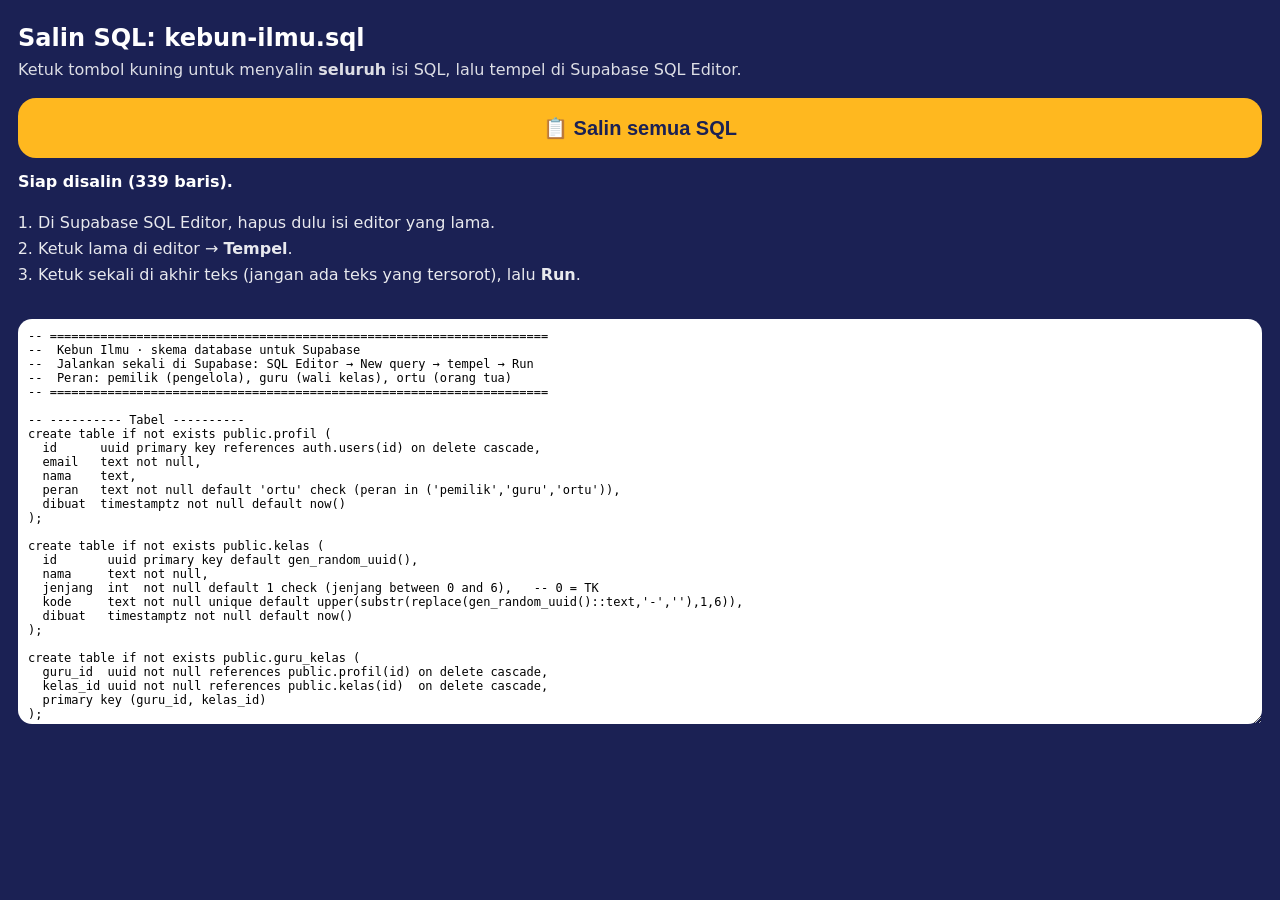
<file: supabase/index.html>
<!DOCTYPE html>
<html lang="id"><head><meta charset="utf-8"><meta name="viewport" content="width=device-width, initial-scale=1">
<title>Salin SQL Kebun Ilmu</title>
<style>
body{margin:0;font-family:system-ui,-apple-system,sans-serif;background:#1B2154;color:#fff;padding:24px 18px}
h1{font-size:24px;margin:0 0 6px}p{opacity:.85;line-height:1.5;margin:0 0 16px}
button{display:block;width:100%;padding:18px;border:0;border-radius:18px;background:#FFB81F;color:#1B2154;font-size:20px;font-weight:800}
#st{margin-top:14px;font-weight:700;min-height:1.4em}
textarea{width:100%;height:45vh;margin-top:16px;border-radius:14px;border:0;padding:10px;font:12px ui-monospace,Menlo,monospace;box-sizing:border-box}
ol{line-height:1.6;padding-left:20px;opacity:.9}
</style></head><body>
<h1>Salin SQL Kebun Ilmu</h1>
<p>Ketuk tombol kuning untuk menyalin <b>seluruh</b> isi SQL, lalu tempel di Supabase SQL Editor.</p>
<button id="b">📋 Salin semua SQL</button>
<div id="st"></div>
<ol><li>Di Supabase SQL Editor, hapus dulu isi editor yang lama.</li><li>Ketuk lama di editor → <b>Tempel</b>.</li><li>Ketuk sekali di akhir teks (jangan ada teks yang tersorot), lalu <b>Run</b>.</li></ol>
<textarea id="t" readonly>Memuat…</textarea>
<script>
const t=document.getElementById('t'),st=document.getElementById('st');
const F=(new URLSearchParams(location.search).get('f')||'kebun-ilmu.sql').replace(/[^\w.-]/g,'');document.querySelector('h1').textContent='Salin SQL: '+F;
fetch(F,{cache:'no-store'}).then(r=>r.text()).then(s=>{t.value=s;st.textContent='Siap disalin ('+s.split('\n').length+' baris).';});
document.getElementById('b').onclick=async()=>{
  try{await navigator.clipboard.writeText(t.value);st.textContent='✅ Tersalin '+t.value.split('\n').length+' baris. Sekarang tempel di Supabase.';}
  catch(e){t.focus();t.select();t.setSelectionRange(0,t.value.length);try{document.execCommand('copy');st.textContent='✅ Tersalin. Sekarang tempel di Supabase.';}catch(e2){st.textContent='Tekan lama di kotak teks → Pilih Semua → Salin.';}}
};
</script></body></html>
</file>
